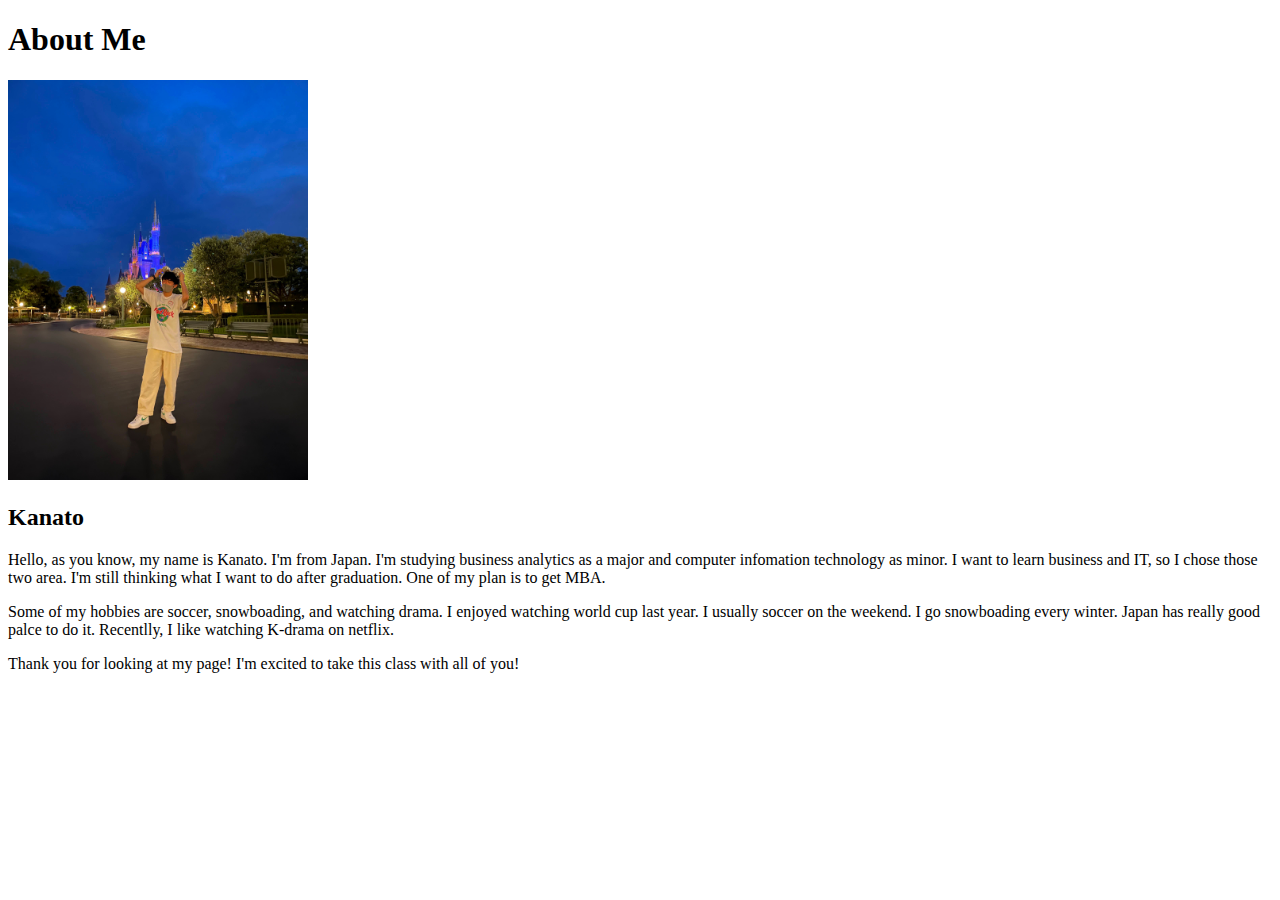
<file: about me/index.html>
<!DOCTYPE html>
<html lang="en">
<head>
    <meta charset="UTF-8">
    <meta http-equiv="X-UA-Compatible" content="IE=edge">
    <meta name="viewport" content="width=device-width, inital-scale=1.0">
    <title> All About Me </title>
</head>
<body>
    <h1>About Me</h1>
    <img alt="Image of me?" src="about me.jpeg" width="300" height="">
    <h2>Kanato</h2>
    <p>Hello, as you know, my name is Kanato. I'm from Japan. I'm studying business analytics as a major and computer infomation technology as minor. I want to learn business and IT, so I chose those two area. I'm still thinking what I want to do after graduation. One of my plan is to get MBA.  </p>
    <p>Some of my hobbies are soccer, snowboading, and watching drama. I enjoyed watching world cup last year. I usually soccer on the weekend. I go snowboading every winter. Japan has really good palce to do it. Recentlly, I like watching K-drama on netflix. </p>
    <p>Thank you for looking at my page! I'm excited to take this class with all of you!</p>
</body>
</html>
</file>
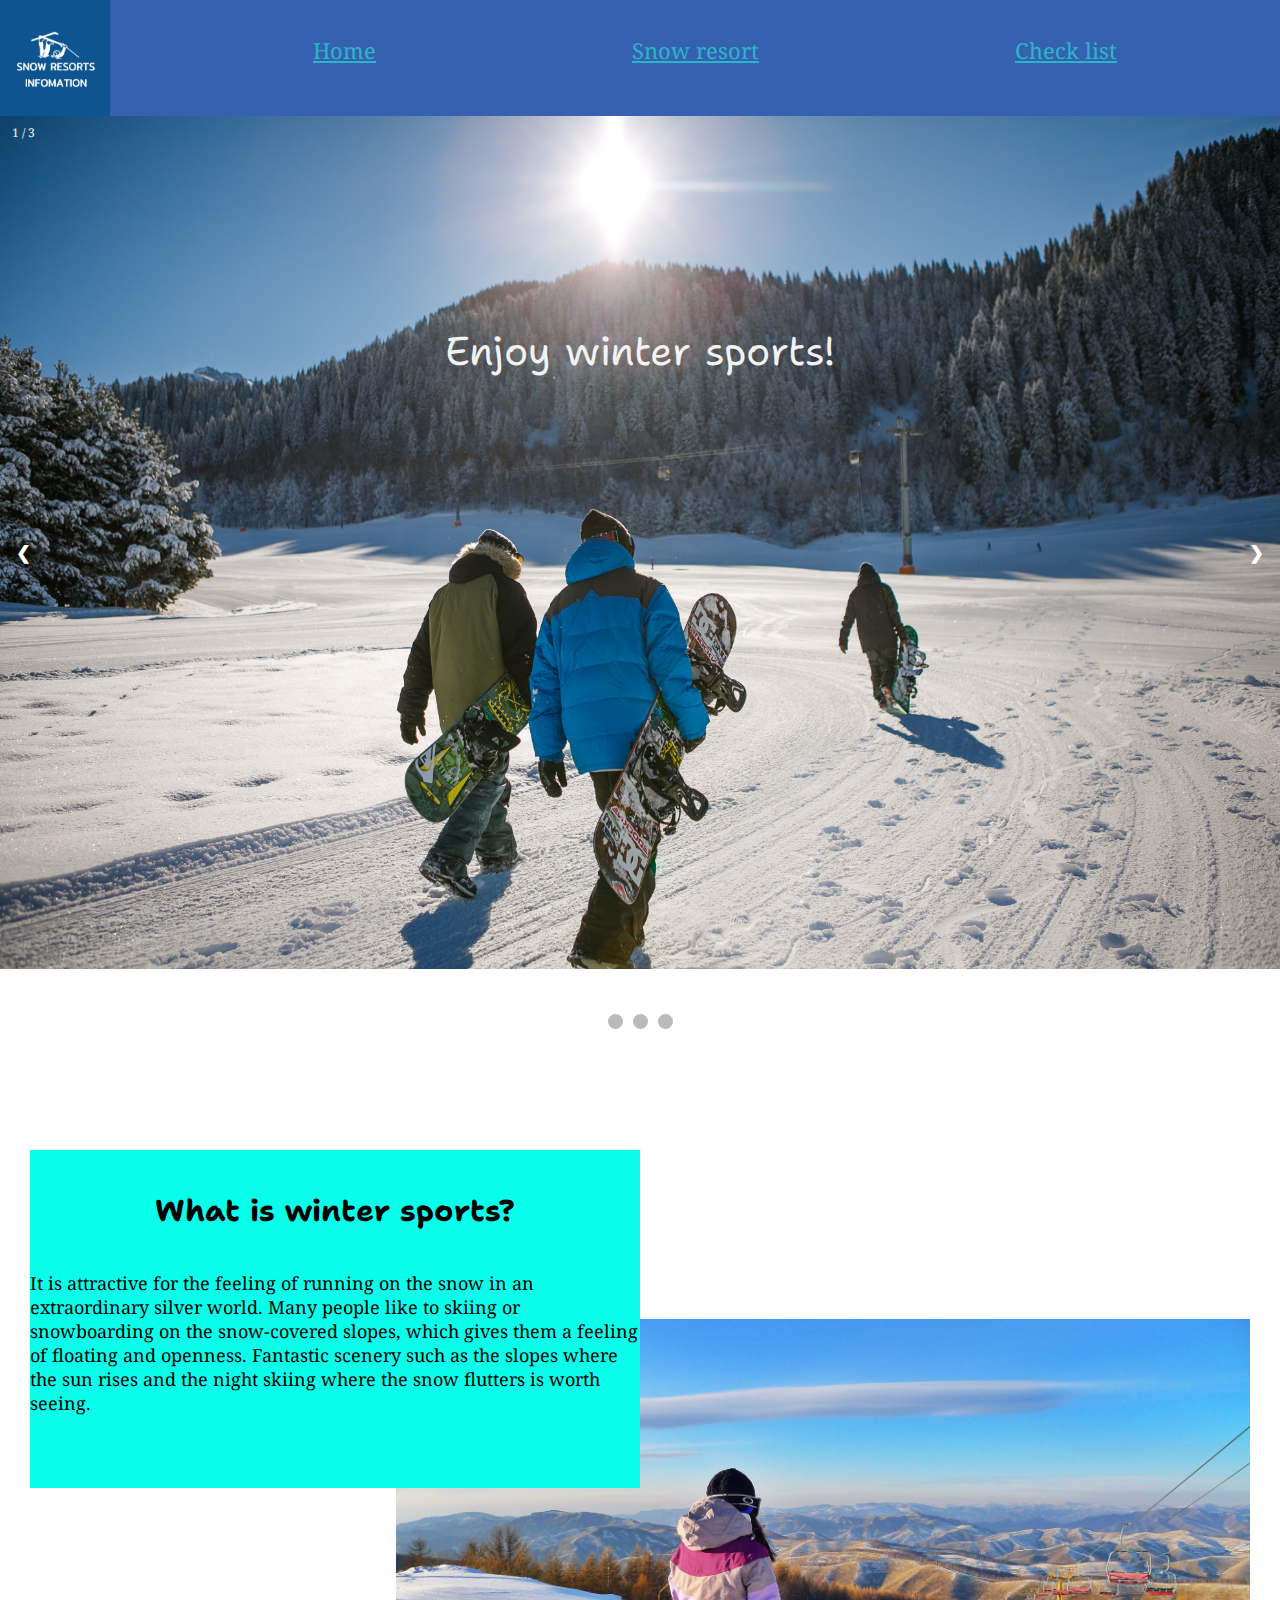
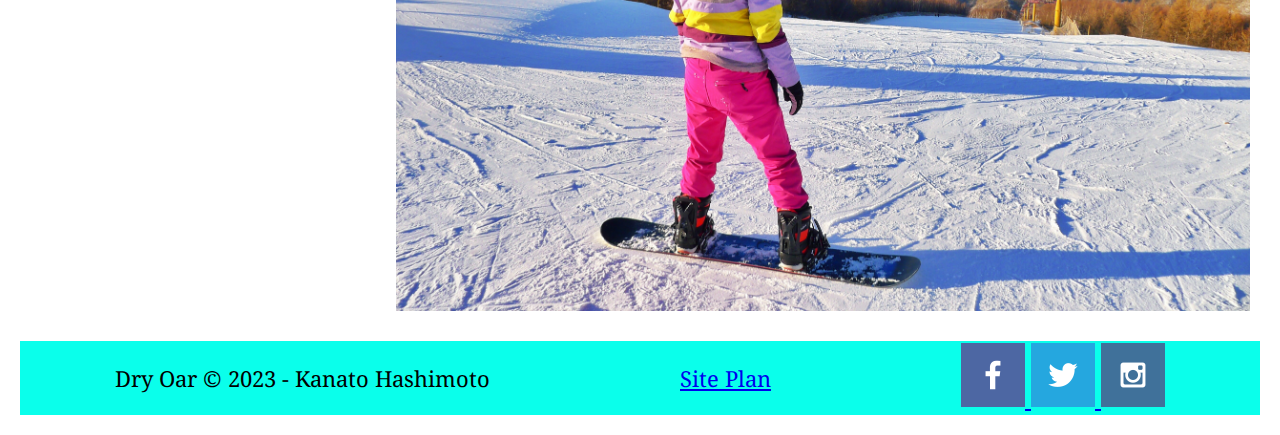
<file: my site/index.html>
<!DOCTYPE html>
<html lang="en">
<head>
    <link rel="stylesheet" href="style.css">
    <script src="index.js"></script>
    <meta charset="UTF-8">
    <meta http-equiv="X-UA-Compatible" content="IE=edge">
    <meta name="viewport" content="width=device-width, initial-scale=1.0">
    <title>Winter sports</title>
</head>
<body>
    <header>
        <a id="logo_link" href="index.html">
            <img class="logo" src="logo.png" alt="Logo">
        </a>
        <nav>
            <a href="index.html">Home</a>
            <a href="snow-resort.html">Snow resort</a>
            <a href="check-list.html">Check list</a>
        
        </nav>
    </header>
    <main class="home-grid">
        

            <!-- Slideshow container -->
<div class="slideshow-container">

    <!-- Full-width images with number and caption text -->
    <div class="mySlides fade" style="display:block">
      <div class="numbertext">1 / 3</div>
      <img src="home1.jpg" alt="home-img1" style="width:100%">
      <div class="text">Enjoy winter sports!</div>
    </div>
  
    <div class="mySlides fade">
      <div class="numbertext">2 / 3</div>
      <img src="home1-2.jpg" alt="home-img2" style="width:100%">
      <div class="text">Feel speed!</div>
    </div>
  
    <div class="mySlides fade">
      <div class="numbertext">3 / 3</div>
      <img src="home1-3.jpg" alt="home-img3" style="width:100%">
      <div class="text">Feel nature!</div>
    </div>
  
    <!-- Next and previous buttons -->
    <a class="prev" onclick="plusSlides(-1)">&#10094;</a>
    <a class="next" onclick="plusSlides(1)">&#10095;</a>
  </div>
  <br>
  
  <!-- The dots/circles -->
  <div style="text-align:center">
    <span class="dot" onclick="currentSlide(1)"></span>
    <span class="dot" onclick="currentSlide(2)"></span>
    <span class="dot" onclick="currentSlide(3)"></span>
        </div>


        <div class="home-msg2">
            <div class="msg">
                <h4>What is winter sports?</h4>
                <p>It is attractive for the feeling of running on the snow in an extraordinary silver world. Many people like to skiing or snowboarding on the snow-covered slopes, which gives them a feeling of floating and openness. Fantastic scenery such as the slopes where the sun rises and the night skiing where the snow flutters is worth seeing.</p>
            </div>
            <img class="home2-img" src="home2.jpg" alt="home2">
        </div>
    </main>
    <Footer>
        <p>Dry Oar &copy; 2023 - Kanato Hashimoto</p>
    <p><a href="site-plan.html">Site Plan</a></p>
    <div class="social">
        <a href="https://facebook.com" target="_blank">
            <img src="facebook.png" alt="fb icon">
        </a>
        <a href="https://twitter.com" target="_blank">
            <img src="twitter.png" alt="twitter icon">
        </a>
        <a href="https://instagram.com" target="_blank">
            <img src="instagram.png" alt="instagram icon">
        </a>
    </div>
    </Footer>
</body>
</html>
</file>
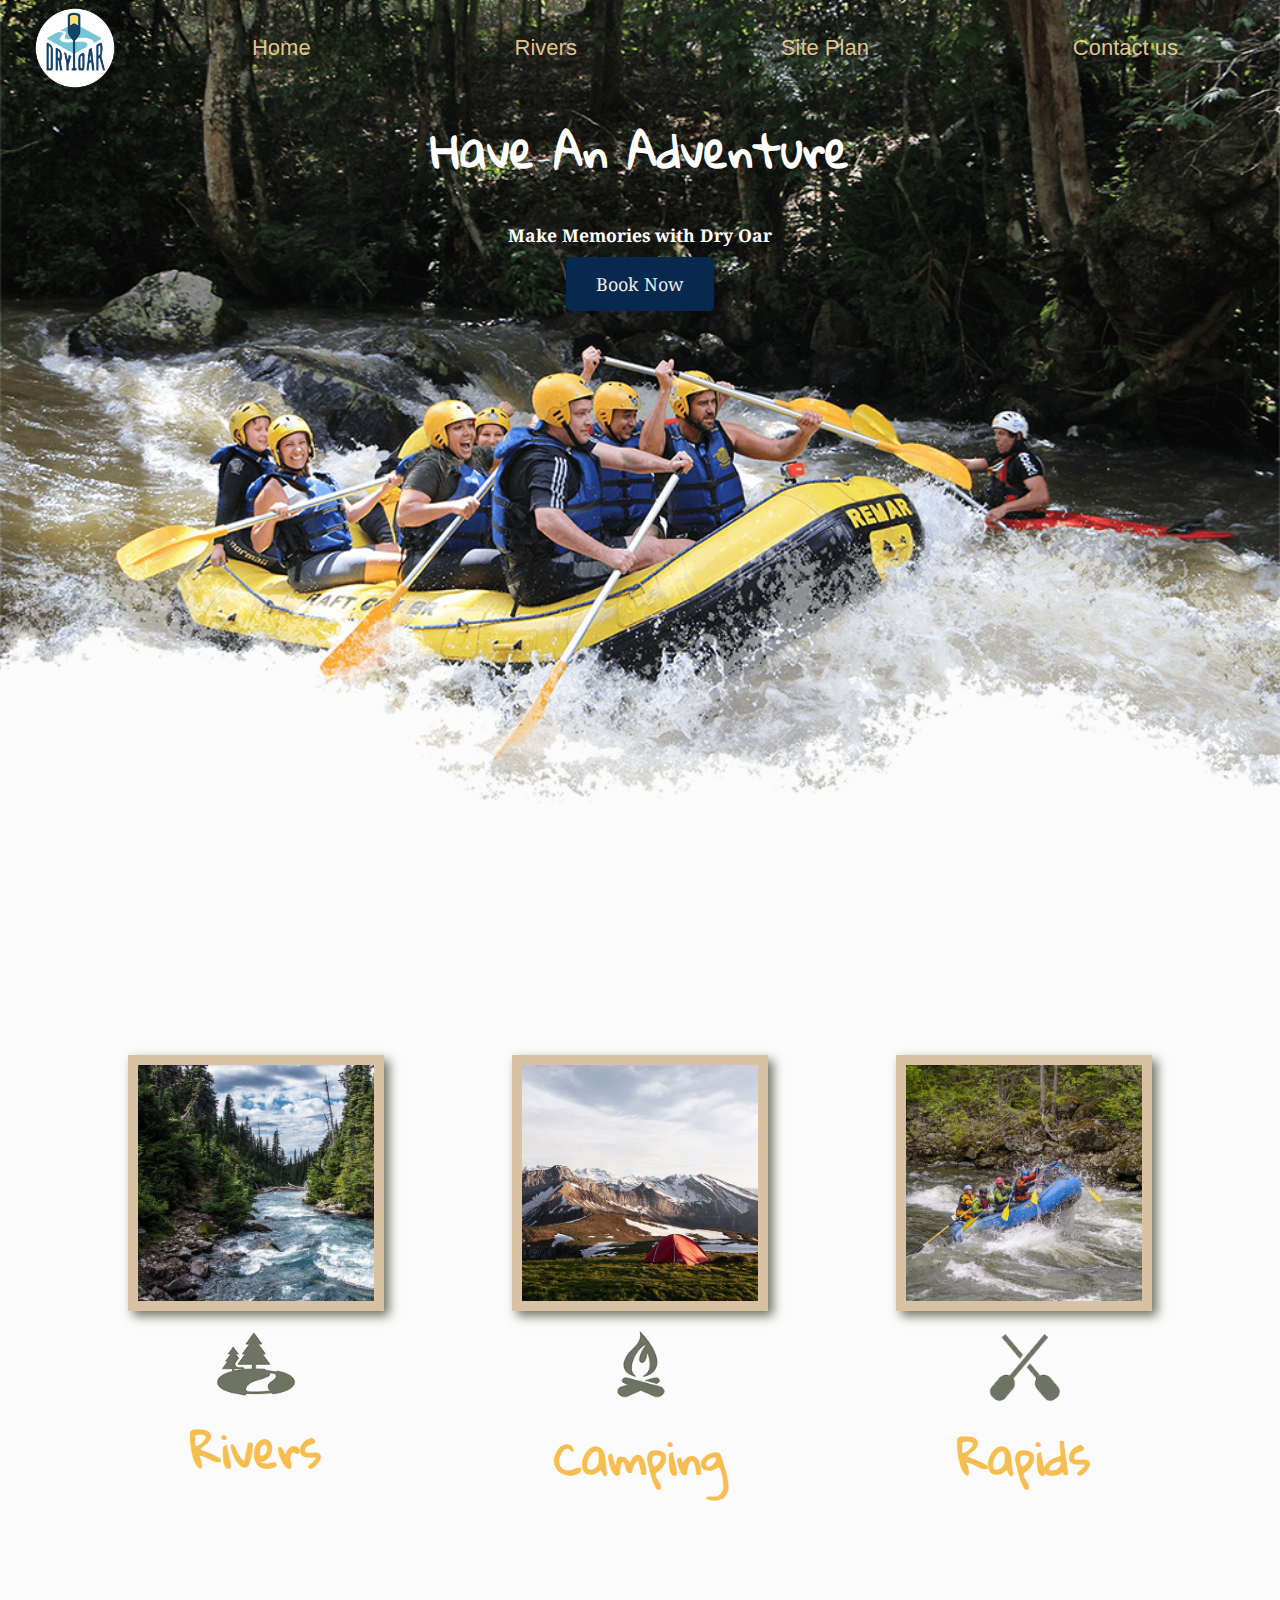
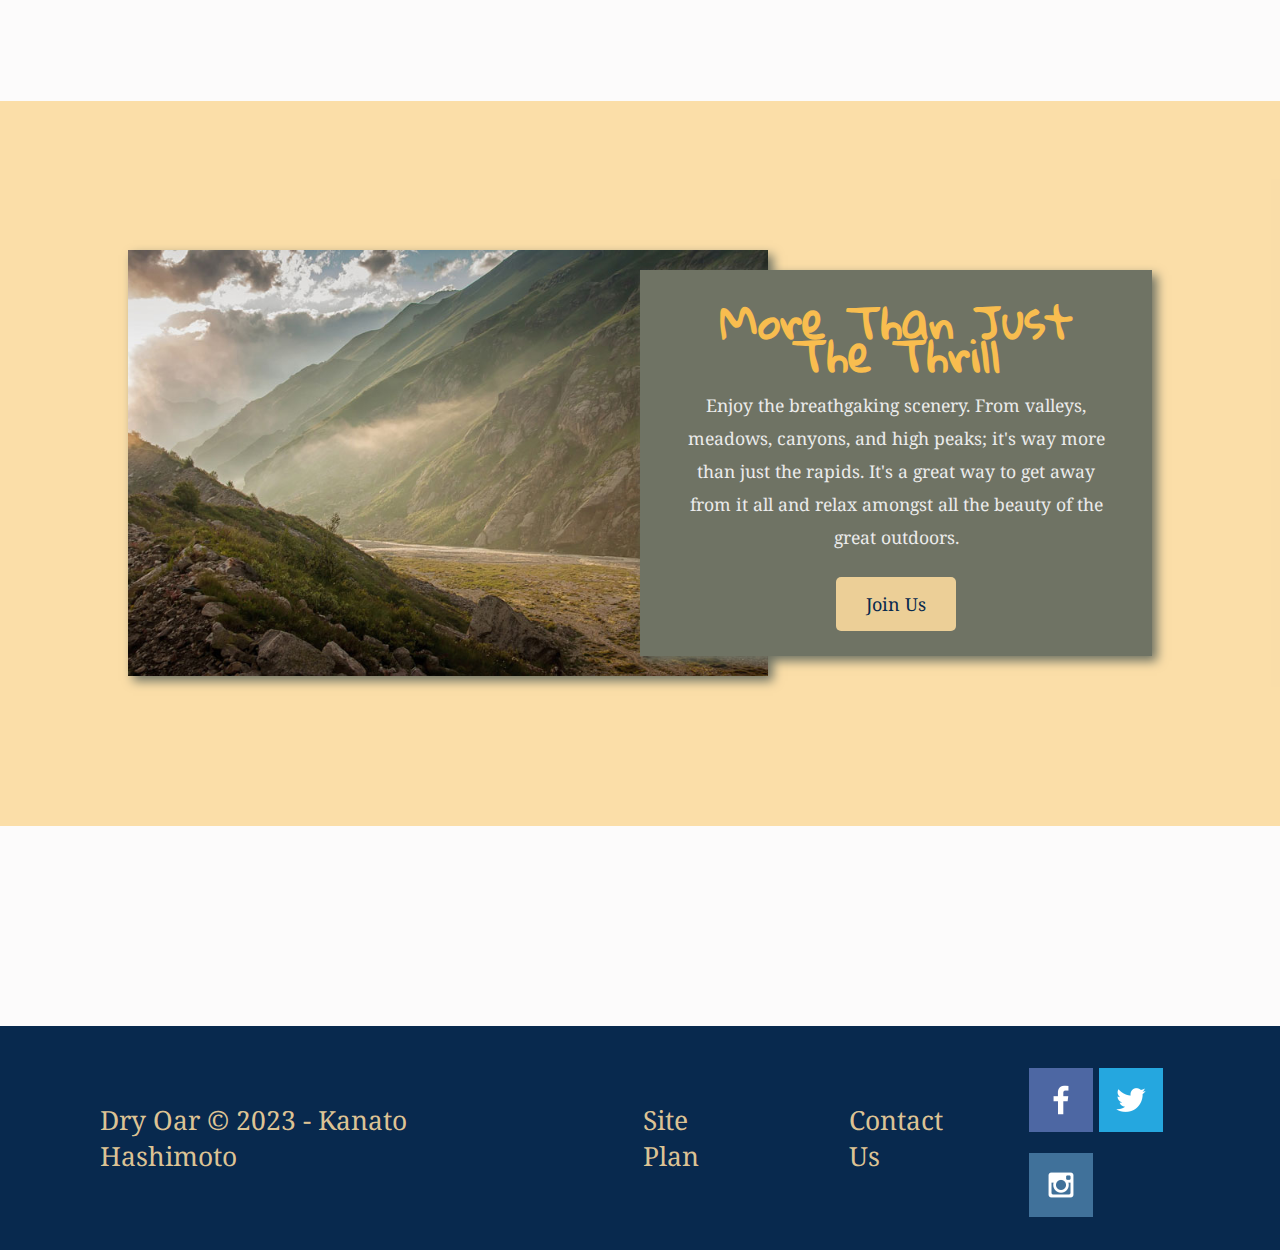
<file: wwr/index.html>
<!DOCTYPE html>
<html lang="en">
<head>
    <link rel="stylesheet" href="styles/style.css">
    <meta charset="UTF-8">
    <meta http-equiv="X-UA-Compatible" content="IE=edge">
    <meta name="viewport" content="width=device-width, initial-scale=1.0">
    <title>Whitewater Rafting Vacations</title>
</head>
<body>
    <div id="content">
  <header>
    <a id="logo_link" href="index.html">
        <img class="logo" src="styles/images/logo.png" alt="Dry Oar Logo">
    </a>
    <nav>
        <a href="index.html">Home</a>
        <a href="rivers.html">Rivers</a>
        <a href="site-plan-rafting.html">Site Plan</a>
        <a href="contactus.html">Contact us</a>
    </nav>
  </header>  
  <div id="hero">
    <div id="hero-box">
        <img id="hero-img" src="styles/images/hero.png" alt="People enjoying water rafting">
    </div>
    <section id="hero-msg">
        <h1 class="home-title">Have An Adventure</h1>
        <h4>Make Memories with Dry Oar</h4>
        <div class="button-box">
            <a class="book" href="contactus.html">Book Now</a>
        </div>
    </section>
  </div>
  <main class="home-grid">
    <section class="rivers-card">
        <img class="card-img" src="styles/images/rivers.jpeg" alt="river in forest">
        <img class="icon" src="styles/images/river_icon.png" alt="river icon">
        <h2>Rivers</h2>
    </section>
    <section class="camping-card">
        <img class="card-img" src="styles/images/camping.jpeg" alt="tent in mountains">
        <img class="icon" src="styles/images/fire_icon.png" alt="fire icon">
        <h2>Camping</h2>
    </section>
    <section class="rapids-card">
        <img class="card-img" src="styles/images/rapids.jpeg" alt="rafting boat">
        <img class="icon" src="styles/images/oars.png" alt="oars icon">
        <h2>Rapids</h2>
    </section>
    <div id="background"></div>
    <img class="mountains" src="styles/images/mountains.jpeg" alt="Misty mountains">
    <section class="msg">
        <h2>More Than Just The Thrill</h2>
        <p>Enjoy the breathgaking scenery. From valleys, meadows, canyons, and high peaks; it's way more than just the rapids. It's a great way to get away from it all and relax amongst all the beauty of the great outdoors.</p>
        <a class="join" href="rivers.html">Join Us</a>
    </section>
  </main>
  <footer>
    <p>Dry Oar &copy; 2023 - Kanato Hashimoto</p>
    <p><a href="site-plan-rafting.html">Site Plan</a></p>
    <p><a href="contactus.html">Contact Us</a></p>
    <div class="social">
        <a href="https://facebook.com" target="_blank">
            <img src="styles/images/facebook.png" alt="fb icon">
        </a>
        <a href="https://twitter.com" target="_blank">
            <img src="styles/images/twitter.png" alt="twitter icon">
        </a>
        <a href="https://instagram.com" target="_blank">
            <img src="styles/images/instagram.png" alt="instagram icon">
        </a>
    </div>
  </footer>
</div>
</body>
</html>
</file>
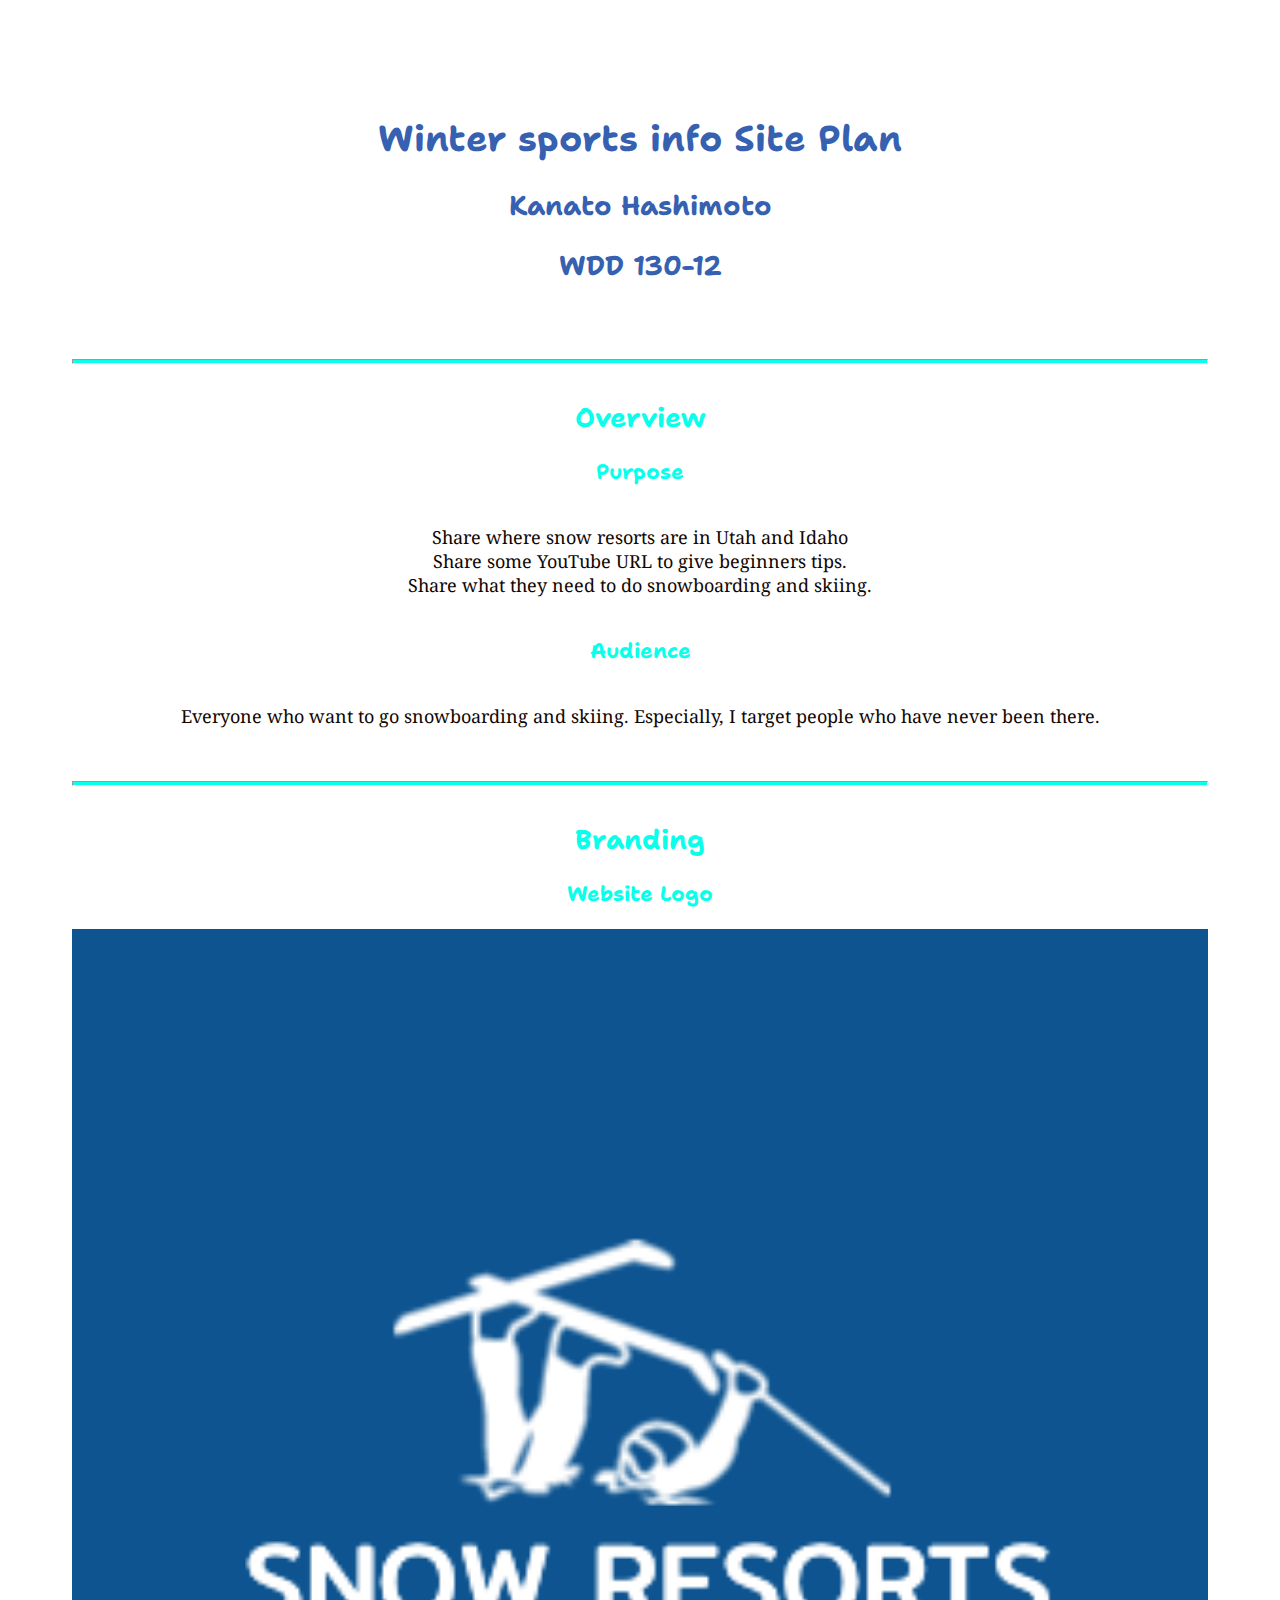
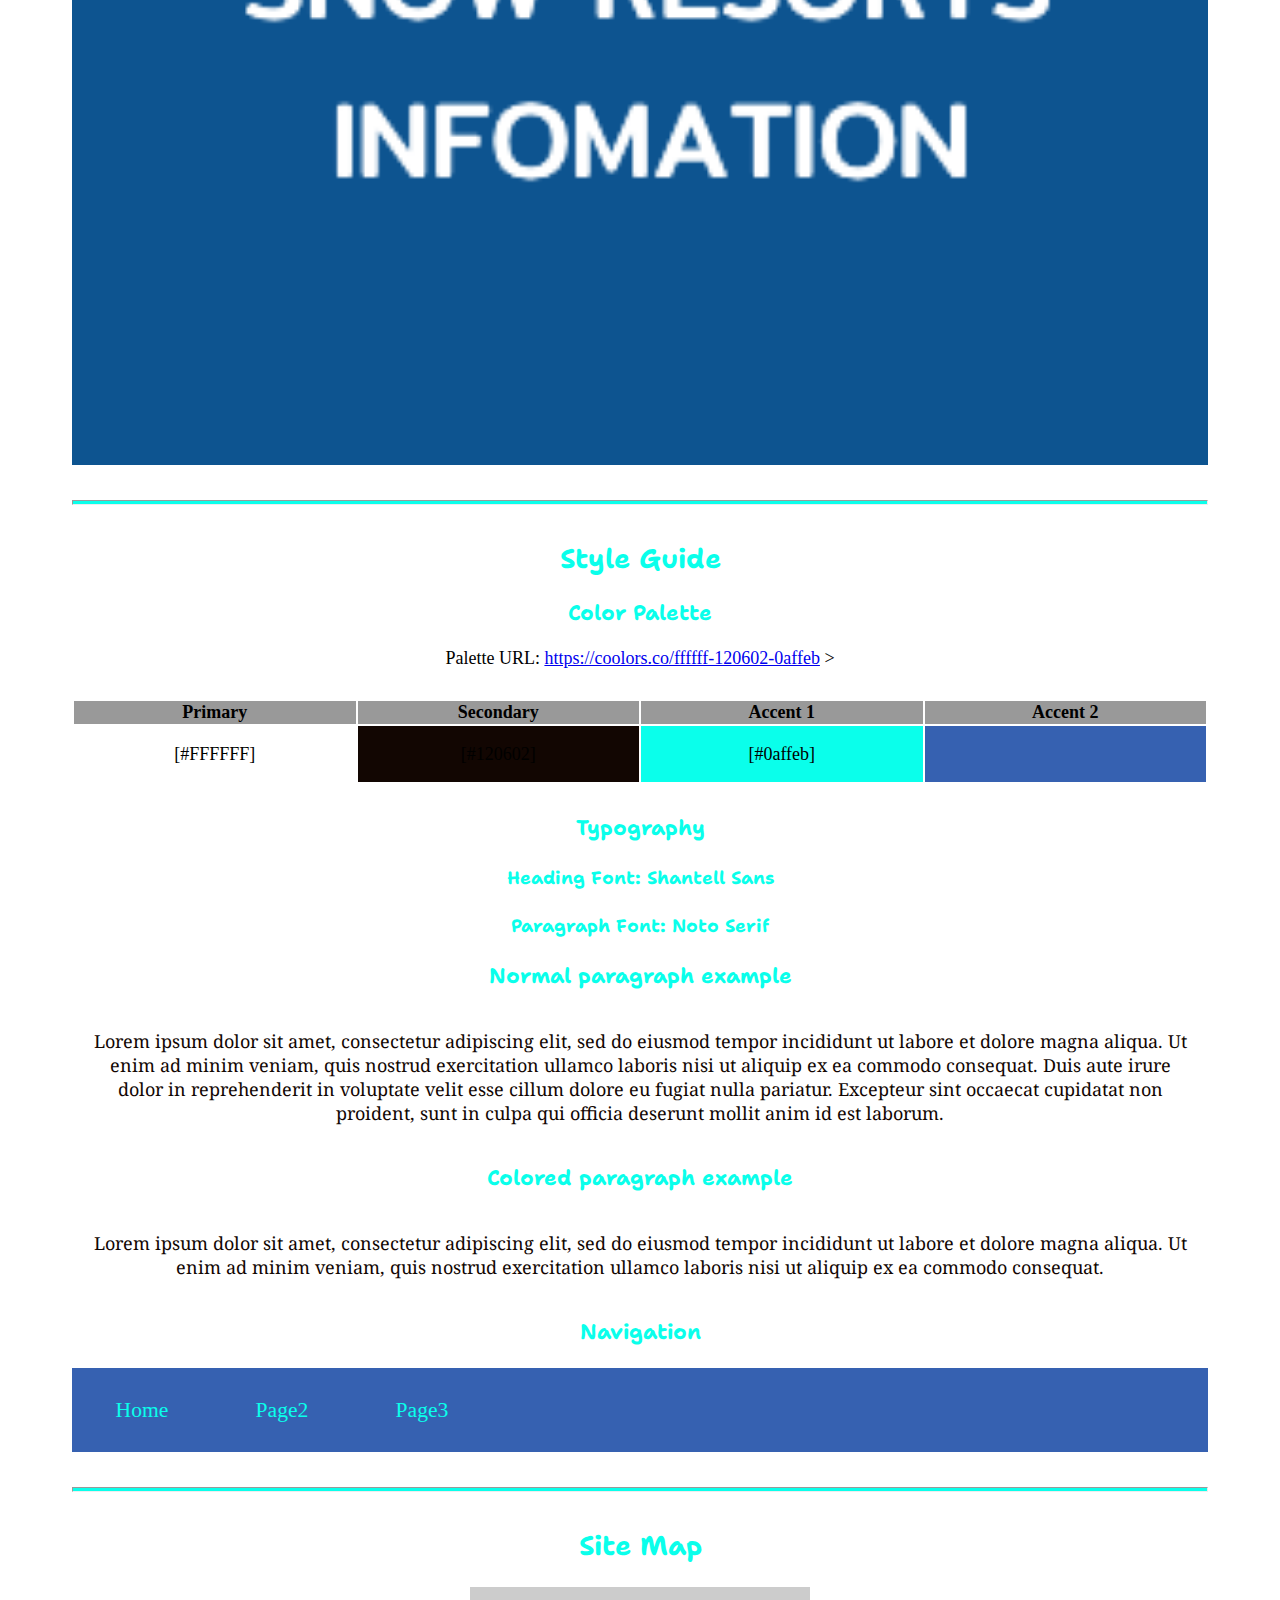
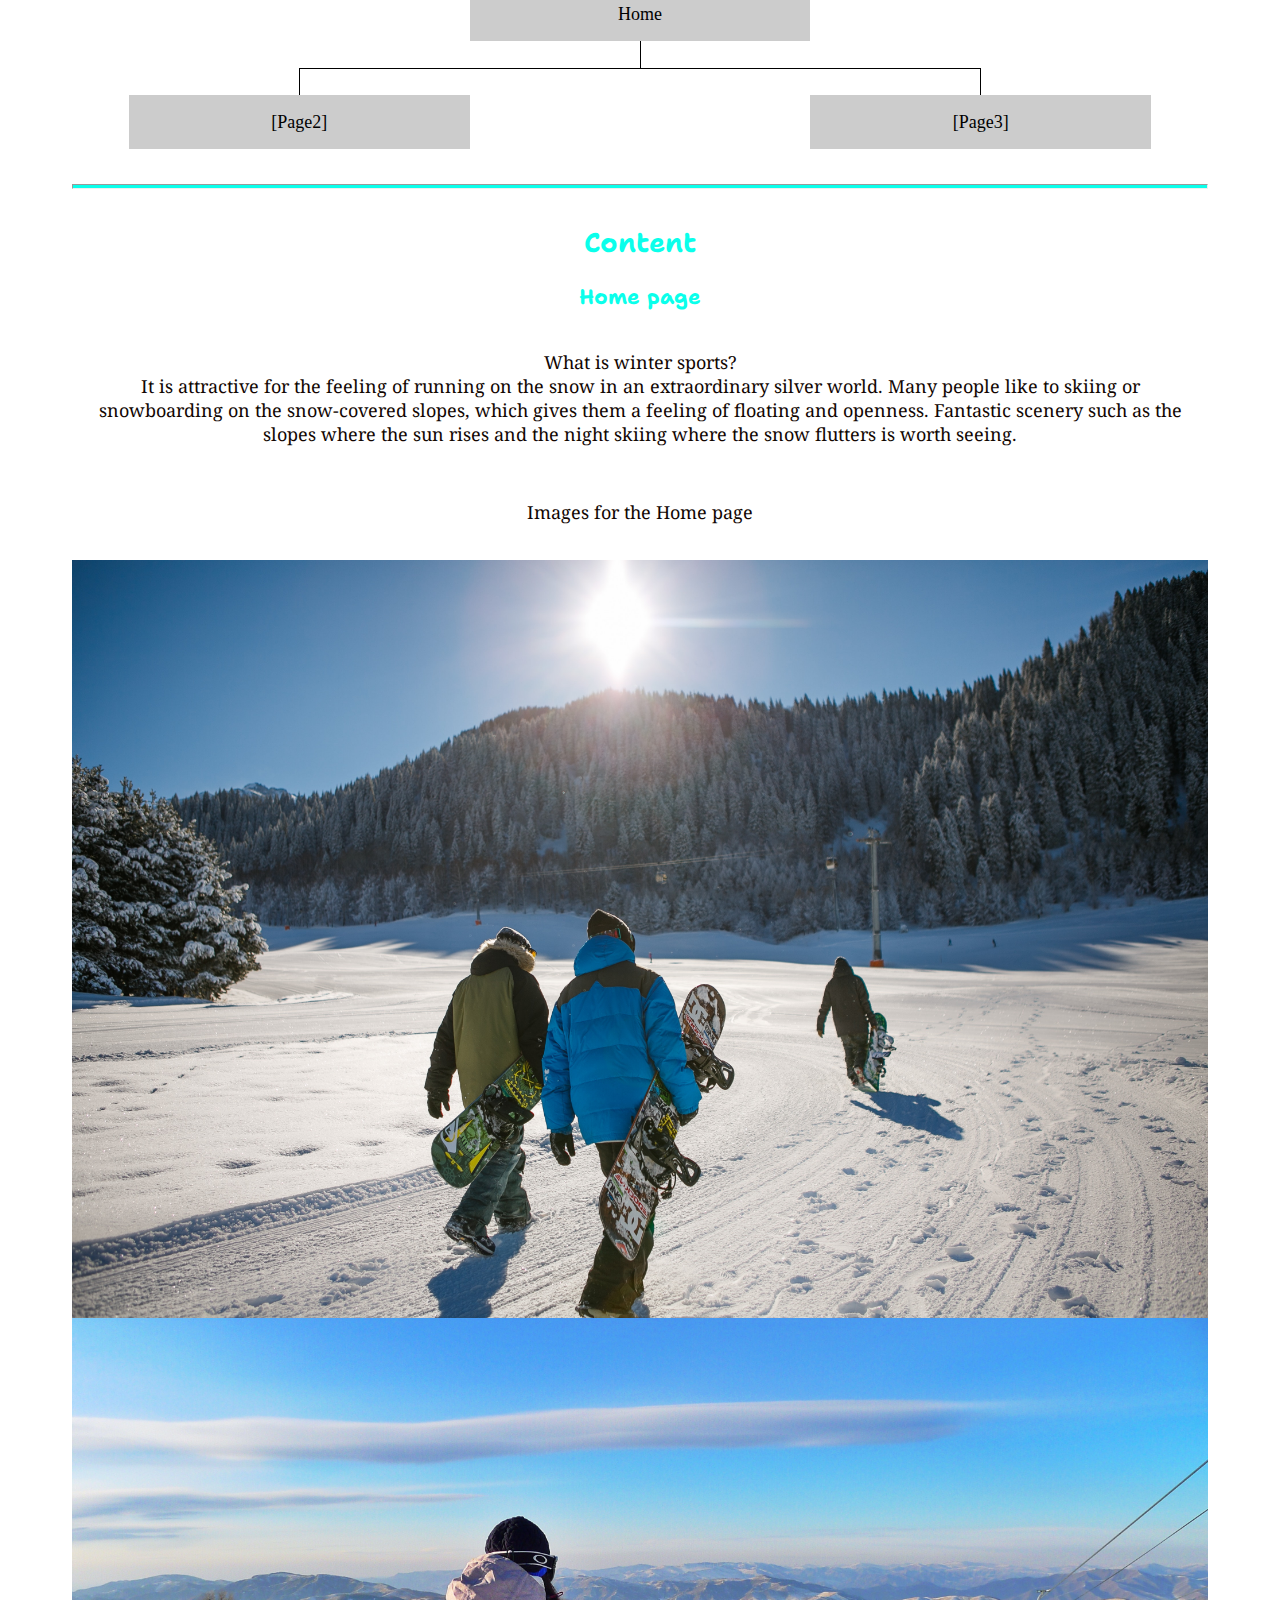
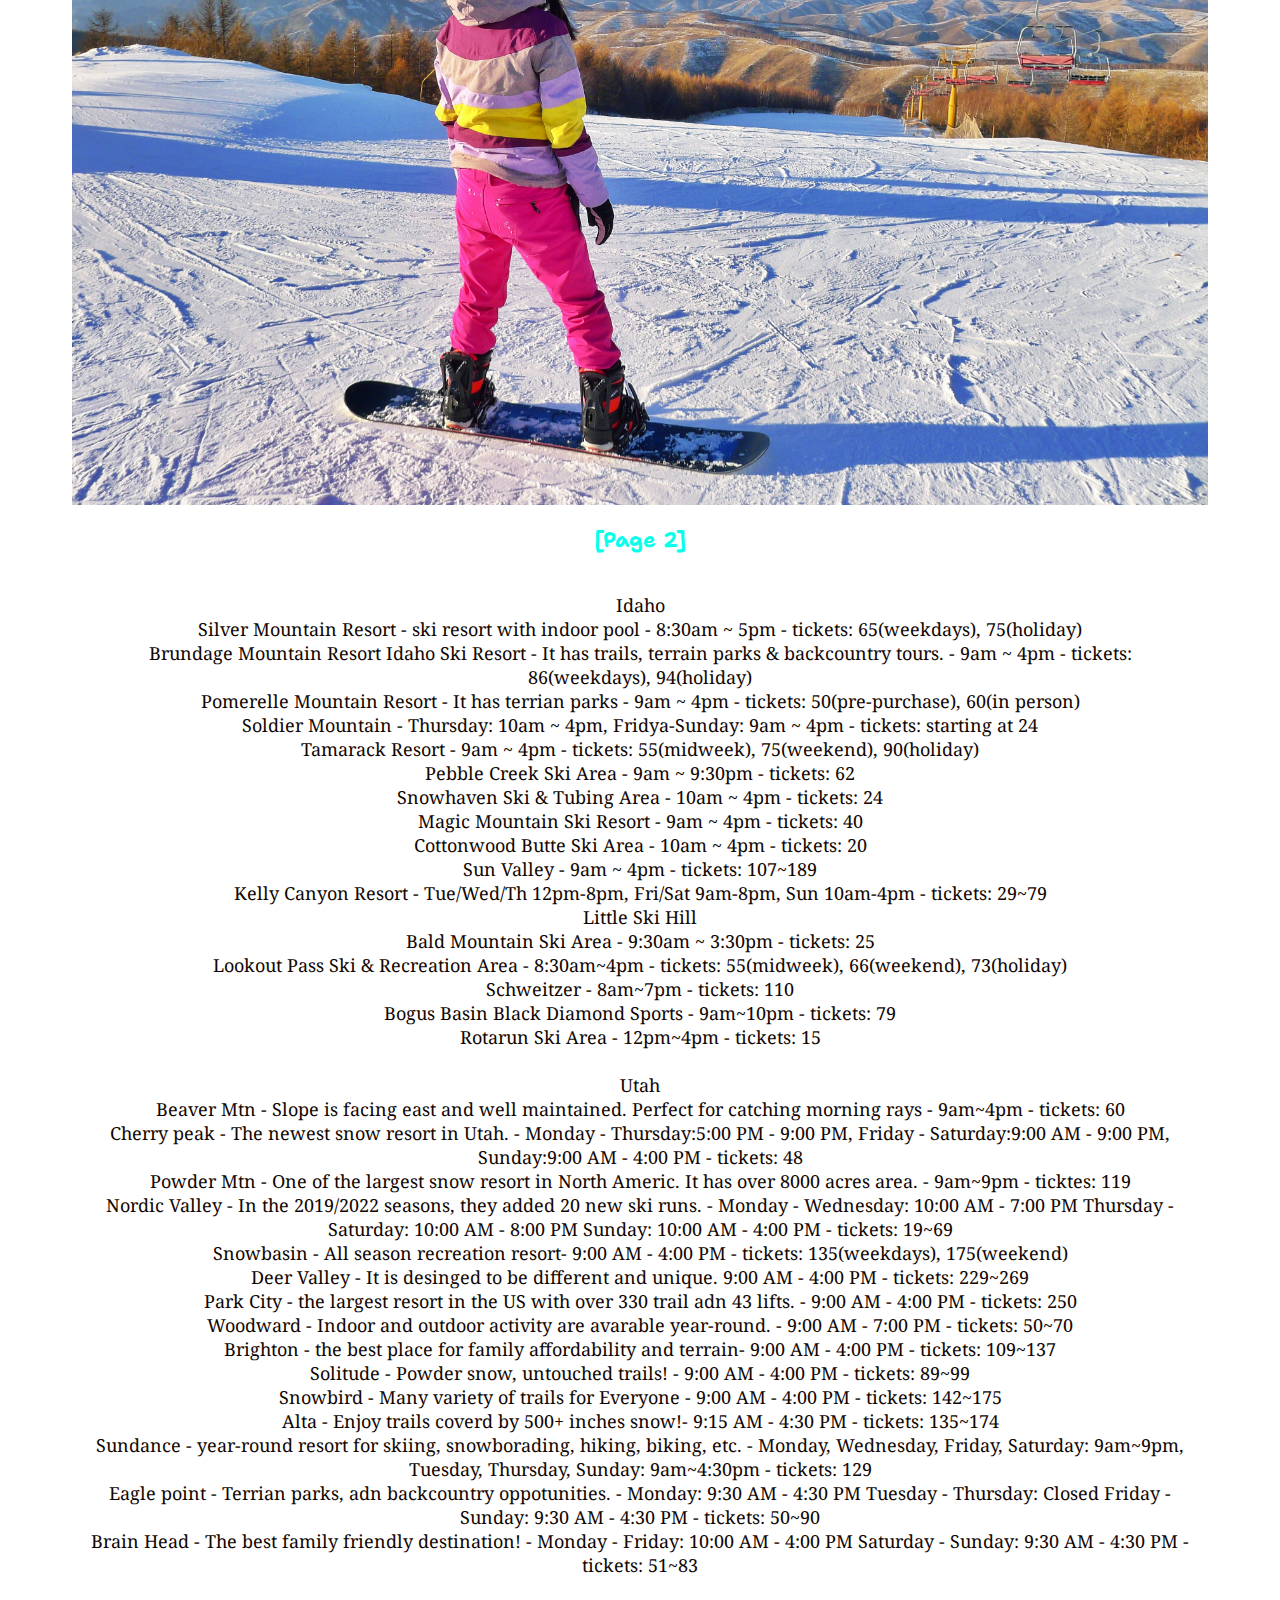
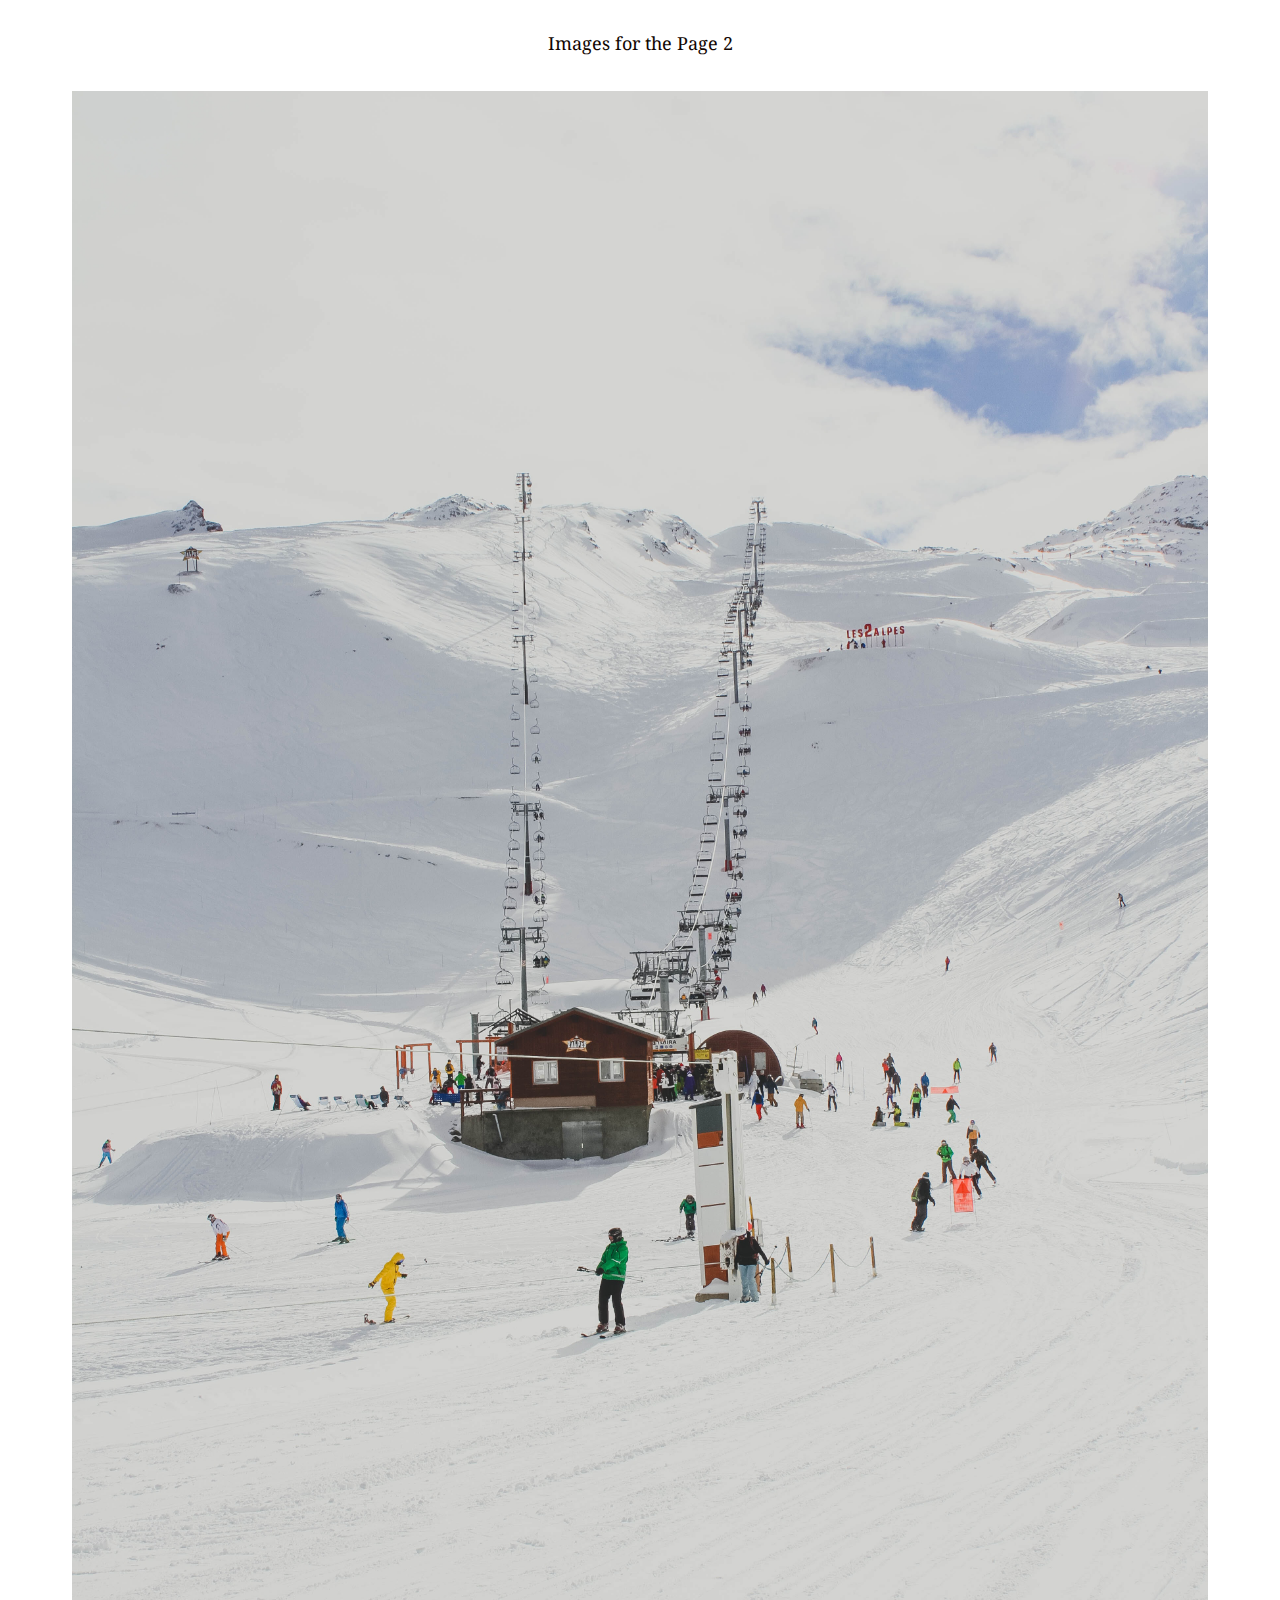
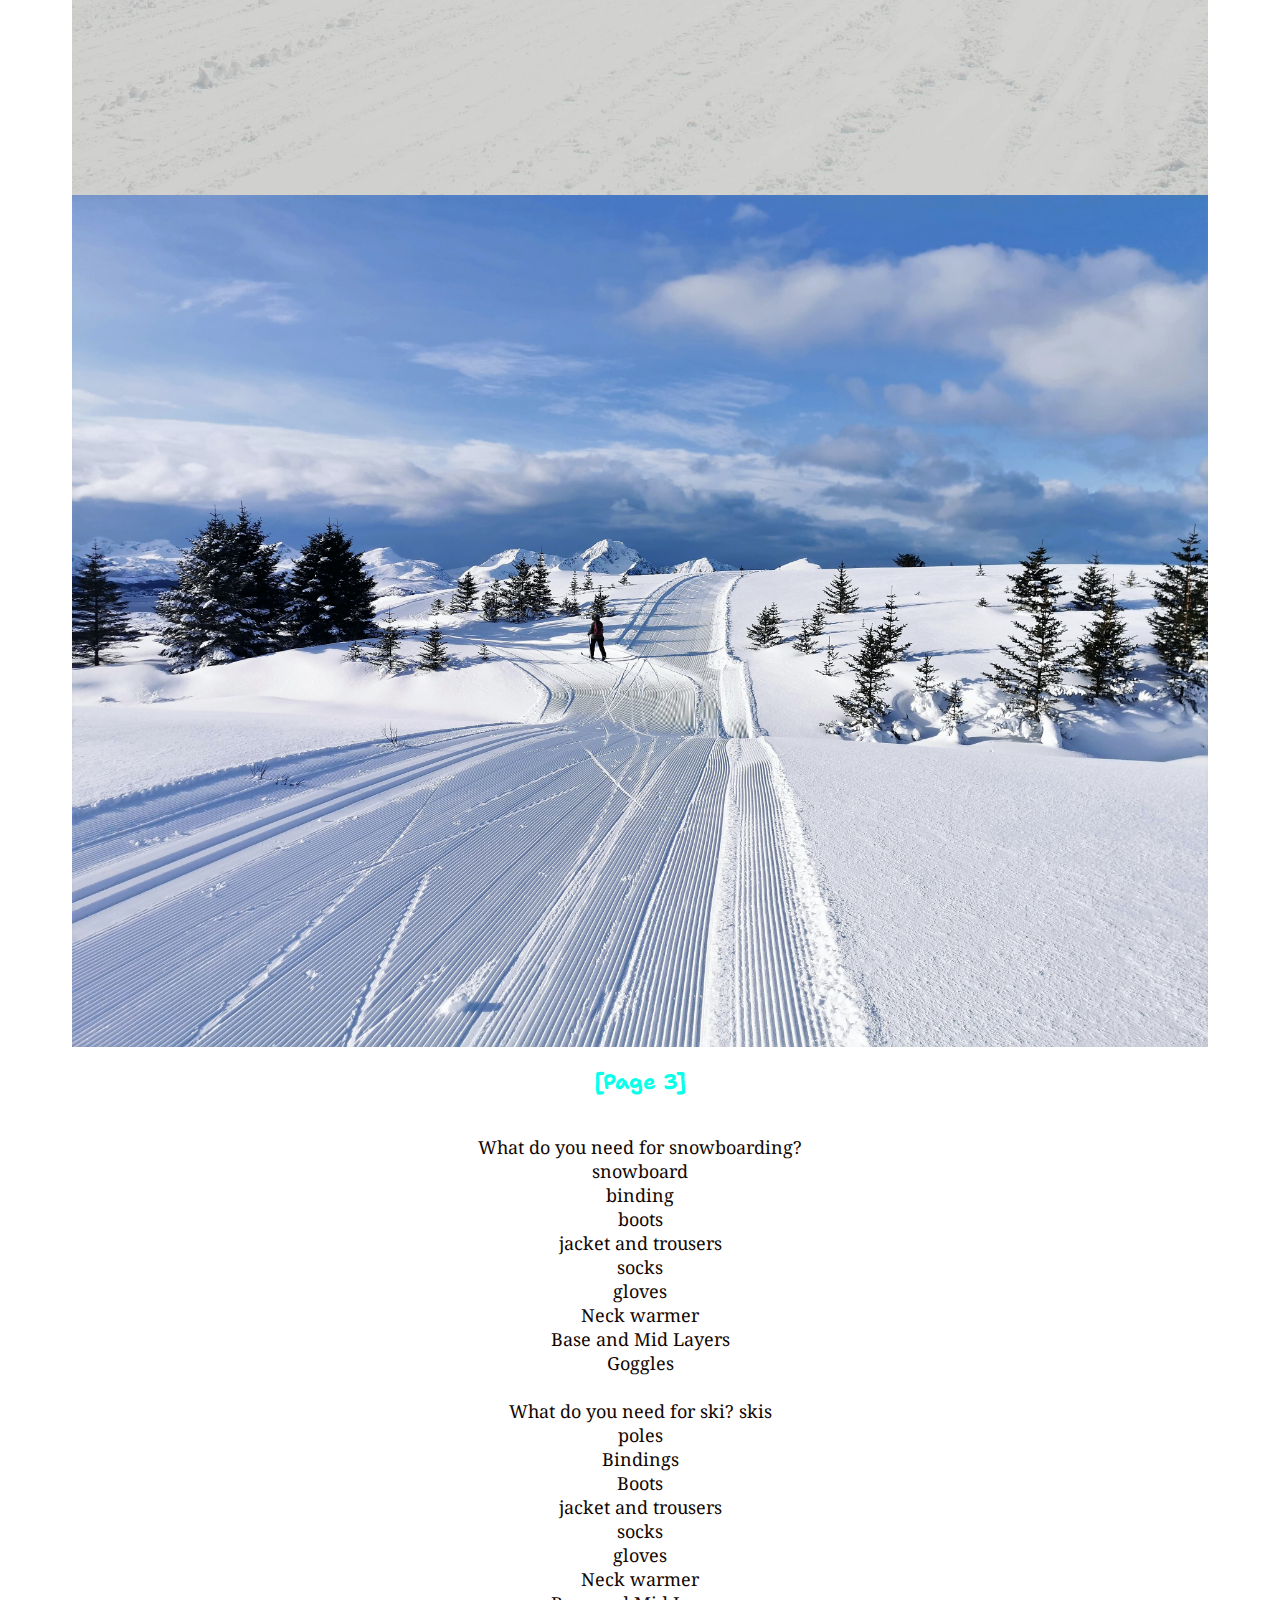
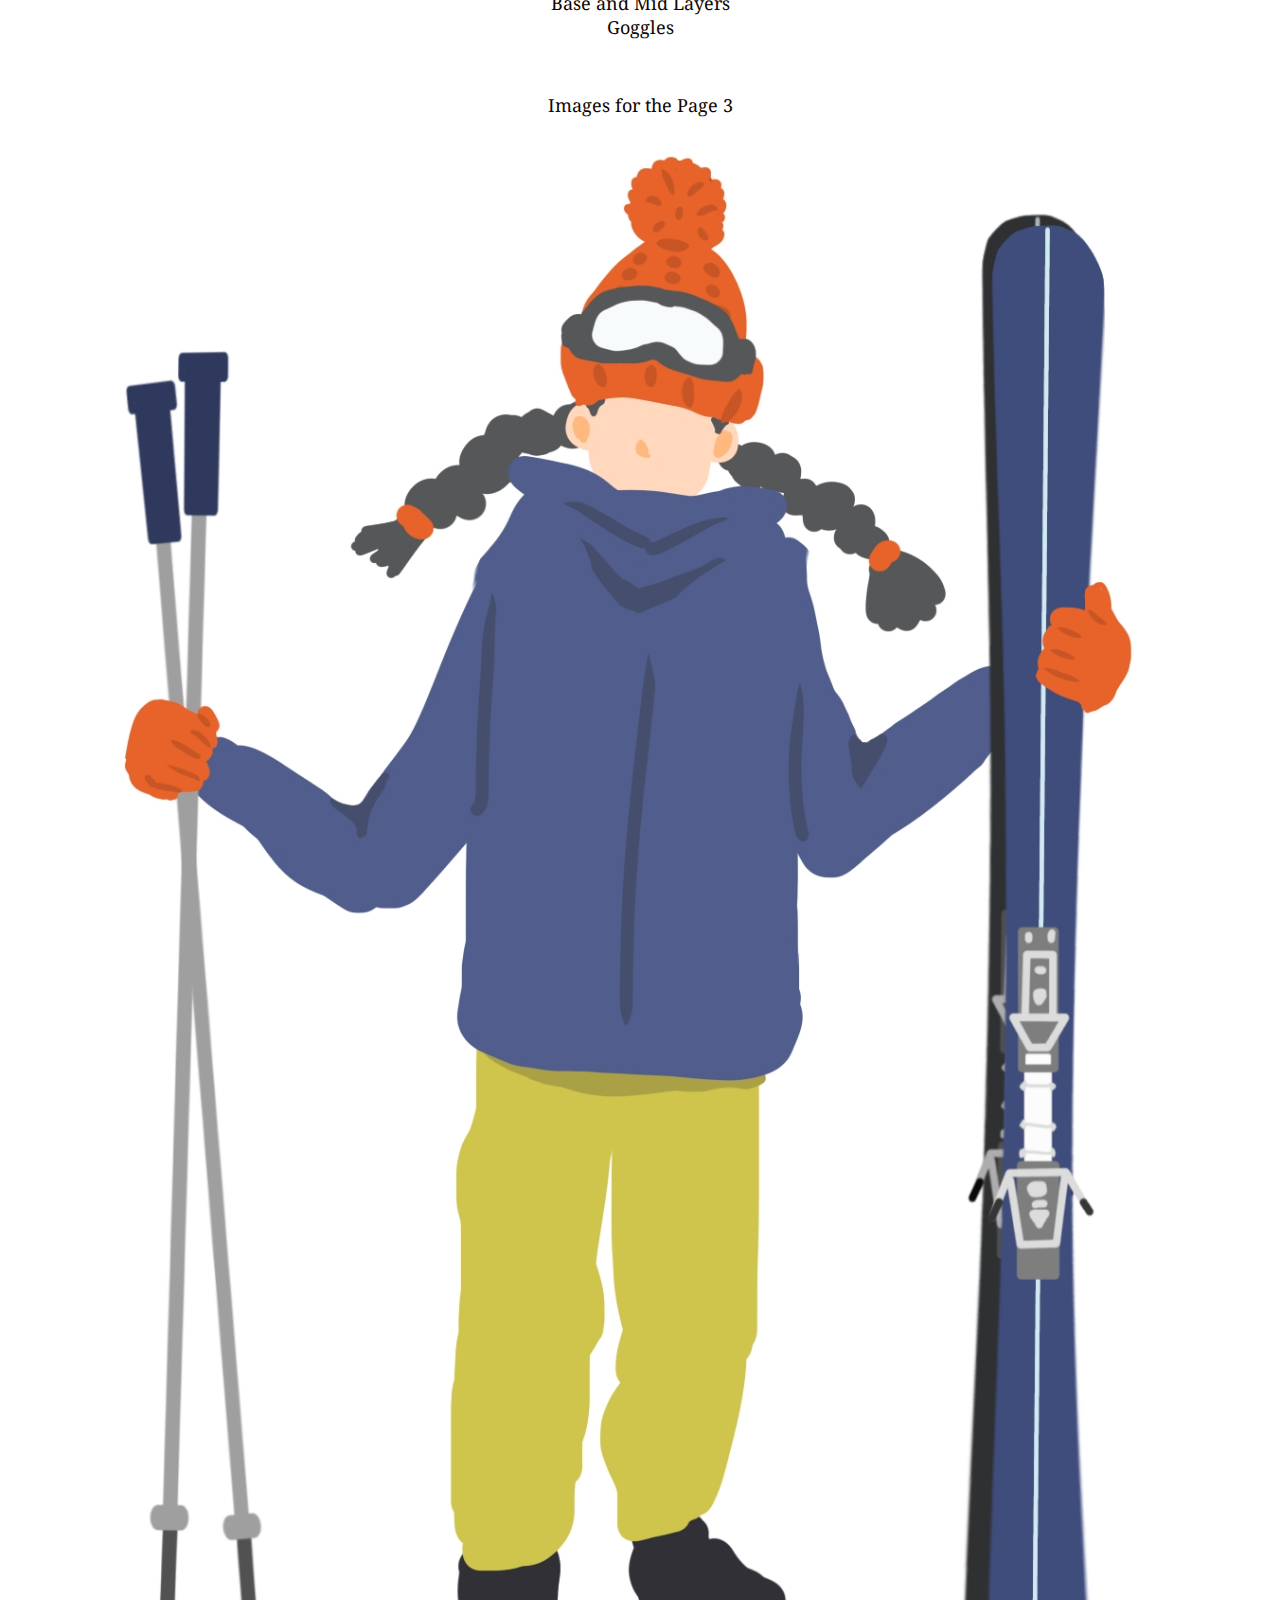
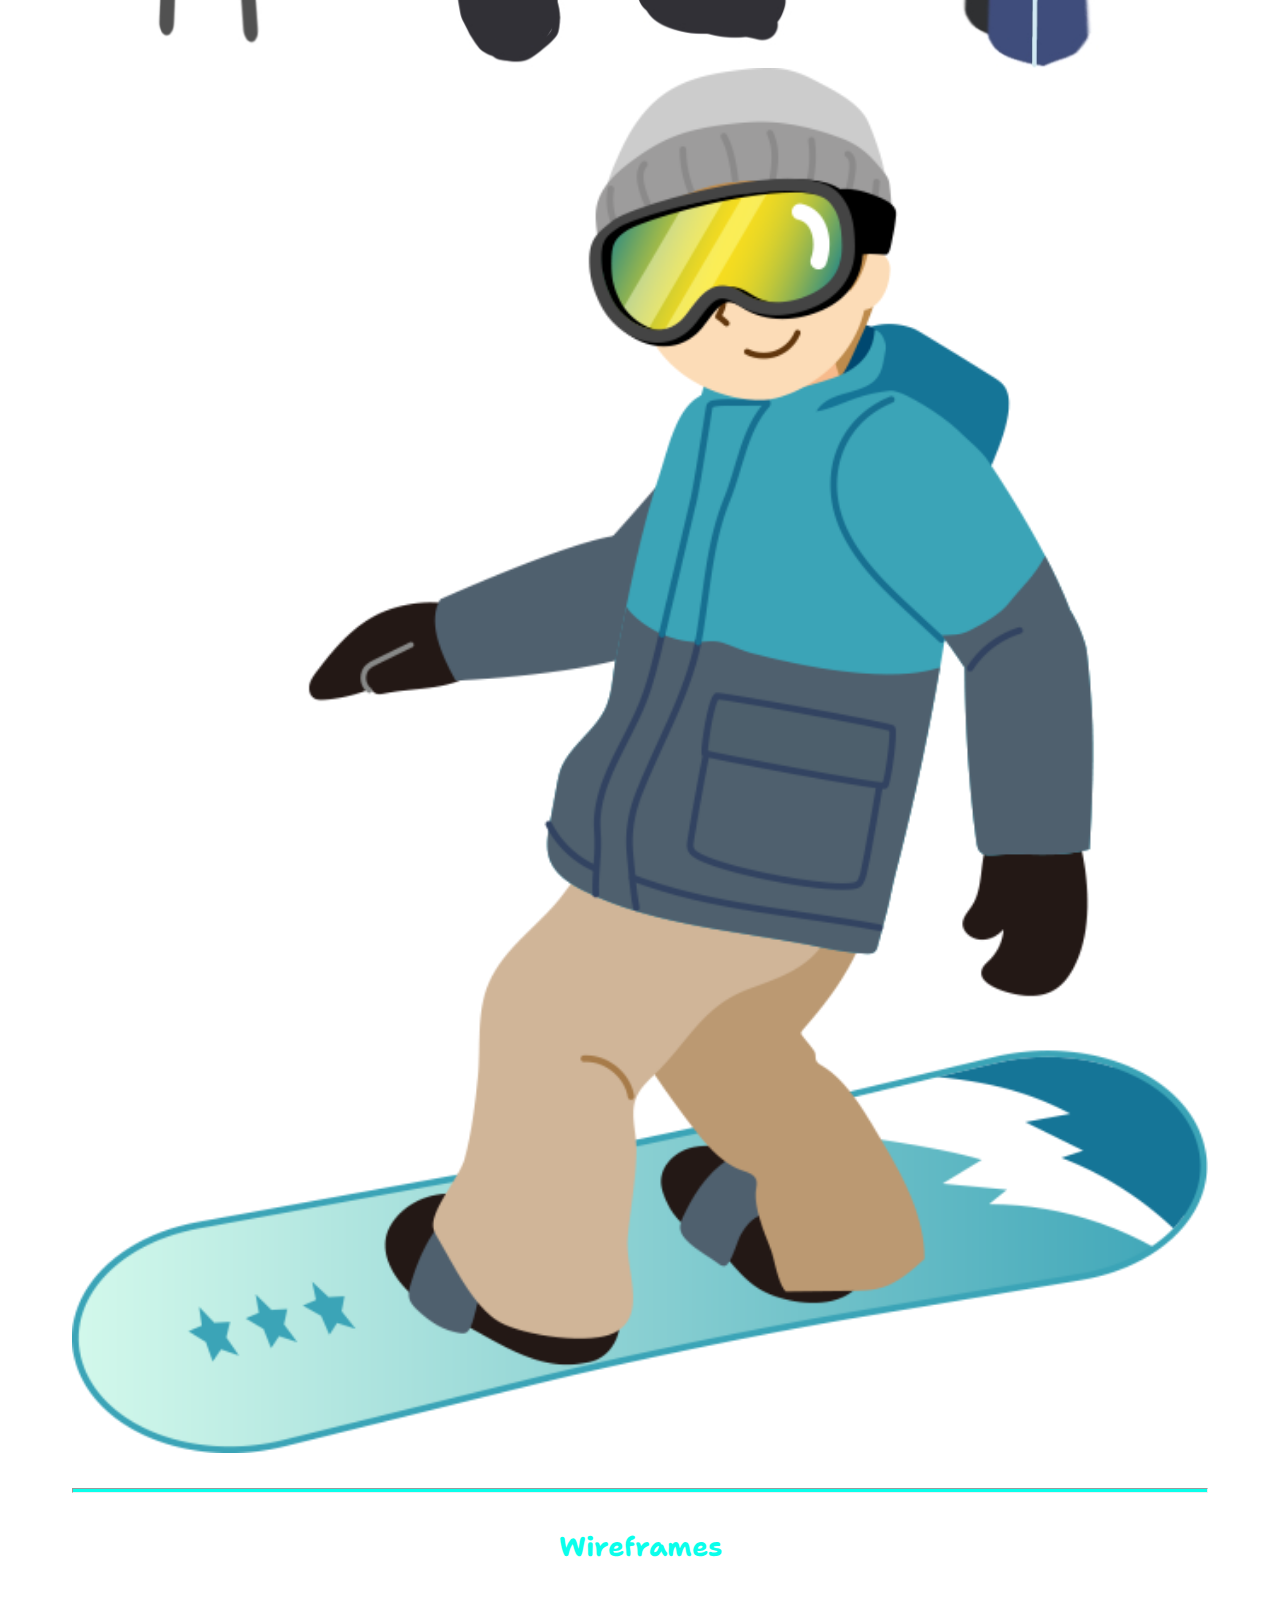
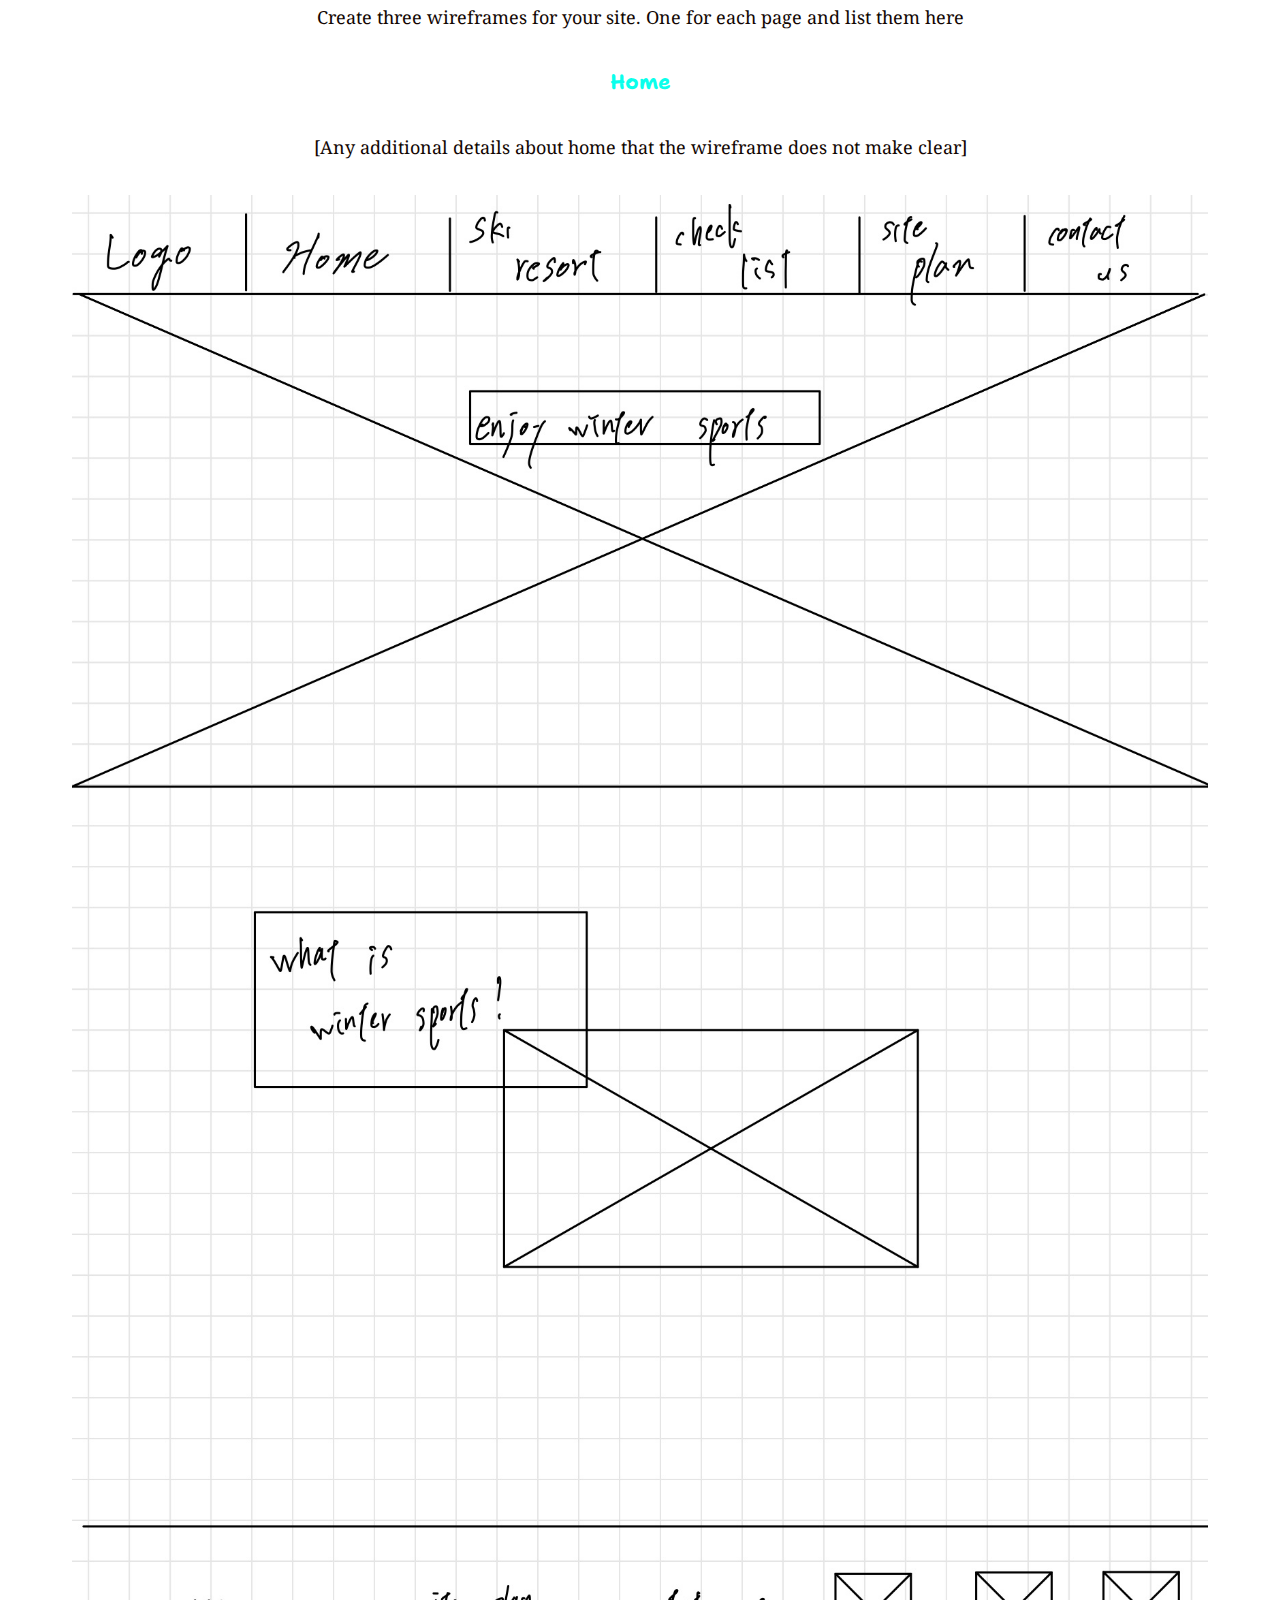
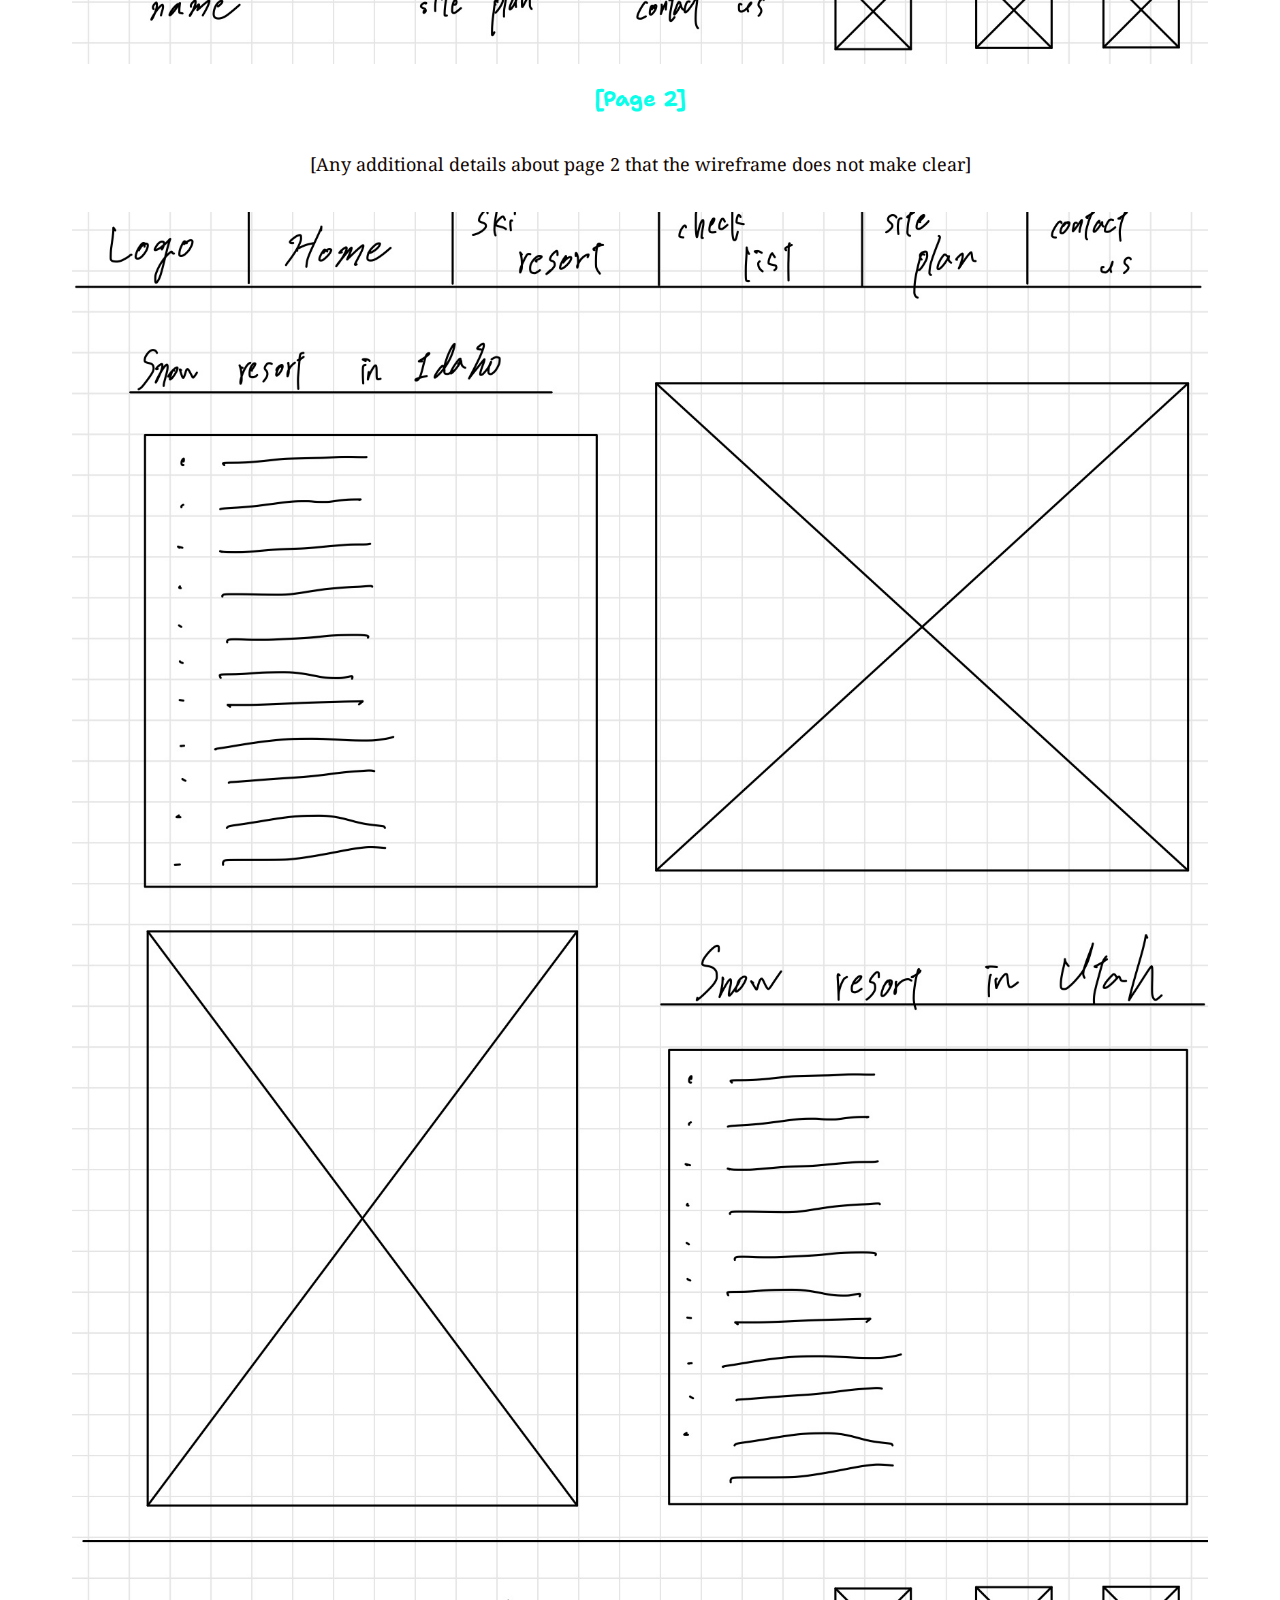
<file: site-plan.html>
<!DOCTYPE html>
<html lang="en-us">
    
  <head>
    <meta charset="utf-8">
    <title>Site Plan</title>
    <link type="text/css" rel="stylesheet" href="my site/site-plan.css">
  </head>

  <body>
    <header>
      <h1>Winter sports info Site Plan</h1>
      <h2>Kanato Hashimoto</h2>
      <h2>WDD 130-12</h2>
      <!-- In the header above, add the name or your site, your name and class number. For example if you are in section 3 you would put WDD 130.03 -->
    </header>
    <main>

      <!-- ------------------------Steps 2-3------------------------------ -->
      <hr>
      <h2>Overview</h2>
      <h3>Purpose</h3>
      <p>
        Share where snow resorts are in Utah and Idaho<br>
        Share some YouTube URL to give beginners tips.<br>
        Share what they need to do snowboarding and skiing. <br>

      </p>  <!-- change this -->


      <h3>Audience</h3>
      <p>
        Everyone who want to go snowboarding and skiing. Especially, I target people who have never been there. 
     </p>  <!-- change this -->

      <hr>
      <h2>Branding</h2>
      <h3>Website Logo</h3>
      <!-- Replace this with some sort of logo for your site.  A logo can be as simple as the name of your site in a nice font :) -->
      <img src="my site/logo.png" alt="Logo image">
      <hr>
      <h2>
        Style Guide
      </h2>

      <!-- ------------------------Steps 4-8------------------------------ -->

      <h3>
        Color Palette
      </h3>
      <!--  The colors you choose for a website are one of the most important decisions you will make. Follow the instructions on the activity in iLearn then return and replace the color codes below with the hex color codes (the 6 digit numbers that show at the bottom of each color) for the colors you have chosen below.  You should have at least 2 colors but do not have to fill in all 4 if you do not need them.  -->

      <!-- Copy and paste the URL to your finished palette below Make sure to paste it into both spots -->
      Palette URL: <a href="https://coolors.co/ffffff-120602-0affeb" target="_blank">https://coolors.co/ffffff-120602-0affeb</a>


      <table class="colors">
        <tr><th>Primary</th><th>Secondary</th><th>Accent 1</th><th>Accent 2</th></tr>
        <!-- Replace the numbers in the boxes below with your hex color codes. Then switch to the site-plan.css file and change your colors there as well. -->
        <tr><td class="primary">[#FFFFFF]</td><td class="secondary">[#120602]</td><td class="accent1">[#0affeb]</td><td class="accent2"></td>></td></tr>
      </table>

      <!-- ------------------------Step 9------------------------------ -->

      <h3>
        Typography
      </h3>
      <!-- Choose a font for your paragraphs (body copy) and headlines. What font(s) have you chosen? Why did you choose what you did?  Make sure to review the list of web safe fonts at W3Schools.org as a starting point.  Think also about which of your colors above you might use for background and font colors. -->

      <h4>
        Heading Font: Shantell Sans  <!-- change this -->
      </h4>
      <h4>
        Paragraph Font: Noto Serif  <!-- change this -->
      </h4>
      <h3>
        Normal paragraph example
      </h3>
      <p>
        Lorem ipsum dolor sit amet, consectetur adipiscing elit, sed do eiusmod tempor incididunt ut labore et dolore magna aliqua. Ut enim ad minim veniam, quis nostrud exercitation ullamco laboris nisi ut aliquip ex ea commodo consequat. Duis aute irure dolor in reprehenderit in voluptate velit esse cillum dolore eu fugiat nulla pariatur. Excepteur sint occaecat cupidatat non proident, sunt in culpa qui officia deserunt mollit anim id est laborum.
      </p>
      <h3>
        Colored paragraph example
      </h3>
      <p class="colored">
        Lorem ipsum dolor sit amet, consectetur adipiscing elit, sed do eiusmod tempor incididunt ut labore et dolore magna aliqua. Ut enim ad minim veniam, quis nostrud exercitation ullamco laboris nisi ut aliquip ex ea commodo consequat. 
      </p>

      <!-- ------------------------Step 10------------------------------ -->

      <h3>
        Navigation
      </h3>
      <!-- Think about how you want your navigation bar to look. In the site-plan.css file change the colors to your colors to get the look you desire. --> 
      <nav>
        <a href="#">Home</a>
        <a href="#">Page2</a>
        <a href="#">Page3</a>
      </nav>
      <hr>
      <h2>
        Site Map
      </h2>
      <div class="sitemap">
        <div class="sm-home">
          Home
        </div>
        <div class="sm-page2">
          [Page2] <!-- change this -->
        </div>
        <div class="sm-page3">
          [Page3]  <!-- change this -->
        </div>

        <div class="top">
          &nbsp;
        </div>
        <div class="left">
          &nbsp;
        </div>
        <div class="right">
          &nbsp;
        </div>

      </div>

      <!-- --------Content Section -------------- -->
      <hr>
      <h2>
        Content
      </h2>
      <h3>Home page</h3>
      <p>
        What is winter sports?<br>
        It is attractive for the feeling of running on the snow in an extraordinary silver world. Many people like to skiing or snowboarding on the snow-covered slopes, which gives them a feeling of floating and openness. Fantastic scenery such as the slopes where the sun rises and the night skiing where the snow flutters is worth seeing.


      </p>
      <p>Images for the Home page</p>
        <img src="my site/home1.jpg" alt="image for homepage">
        <img src="my site/home2.jpg" alt="image for homepage">

      </ul>
      <h3>[Page 2]</h3>
      <p>
        Idaho<br>
        Silver Mountain Resort - ski resort with indoor pool - 8:30am ~ 5pm - tickets: 65(weekdays), 75(holiday)<br>
        Brundage Mountain Resort Idaho Ski Resort - It has trails, terrain parks & backcountry tours. - 9am ~ 4pm - tickets: 86(weekdays), 94(holiday)<br>
        Pomerelle Mountain Resort - It has terrian parks - 9am ~ 4pm - tickets: 50(pre-purchase), 60(in person)<br>
        Soldier Mountain - Thursday: 10am ~ 4pm, Fridya-Sunday: 9am ~ 4pm - tickets: starting at 24<br> 
        Tamarack Resort - 9am ~ 4pm - tickets: 55(midweek), 75(weekend), 90(holiday)<br>
        Pebble Creek Ski Area - 9am ~ 9:30pm - tickets: 62<br>
        Snowhaven Ski & Tubing Area - 10am ~ 4pm - tickets: 24<br>
        Magic Mountain Ski Resort - 9am ~ 4pm - tickets: 40<br>
        Cottonwood Butte Ski Area - 10am ~ 4pm - tickets: 20<br>
        Sun Valley - 9am ~ 4pm - tickets: 107~189<br>
        Kelly Canyon Resort - Tue/Wed/Th 12pm-8pm, Fri/Sat 9am-8pm, Sun 10am-4pm - tickets: 29~79<br>
        Little Ski Hill<br>
        Bald Mountain Ski Area - 9:30am ~ 3:30pm - tickets: 25<br>
        Lookout Pass Ski & Recreation Area - 8:30am~4pm - tickets: 55(midweek), 66(weekend), 73(holiday)<br>
        Schweitzer - 8am~7pm - tickets: 110<br>
        Bogus Basin Black Diamond Sports - 9am~10pm - tickets: 79<br>
        Rotarun Ski Area - 12pm~4pm - tickets: 15<br>
        <br>
        Utah<br>
        Beaver Mtn - Slope is facing east and well maintained. Perfect for catching morning rays - 9am~4pm - tickets: 60<br>
        Cherry peak - The newest snow resort in Utah. - Monday - Thursday:5:00 PM - 9:00 PM, Friday - Saturday:9:00 AM - 9:00 PM, Sunday:9:00 AM - 4:00 PM - tickets: 48<br>
        Powder Mtn - One of the largest snow resort in North Americ. It has over 8000 acres area. - 9am~9pm - ticktes: 119<br>
        Nordic Valley - In the 2019/2022 seasons, they added 20 new ski runs. - Monday - Wednesday:
        10:00 AM - 7:00 PM
        
        Thursday - Saturday:
        10:00 AM - 8:00 PM
        
        Sunday:
        10:00 AM - 4:00 PM - tickets: 19~69<br>
        Snowbasin - All season recreation resort- 9:00 AM - 4:00 PM - tickets: 135(weekdays), 175(weekend)<br>
        Deer Valley - It is desinged to be different and unique. 9:00 AM - 4:00 PM - tickets: 229~269<br>
        Park City - the largest resort in the US with over 330 trail adn 43 lifts. - 9:00 AM - 4:00 PM - tickets: 250<br>
        Woodward - Indoor and outdoor activity are avarable year-round. - 9:00 AM - 7:00 PM - tickets: 50~70<br>
        Brighton - the best place for family affordability and terrain- 9:00 AM - 4:00 PM - tickets: 109~137<br>
        Solitude - Powder snow, untouched trails! - 9:00 AM - 4:00 PM - tickets: 89~99<br>
        Snowbird - Many variety of trails for Everyone - 9:00 AM - 4:00 PM - tickets: 142~175<br>
        Alta - Enjoy trails coverd by 500+ inches snow!- 9:15 AM - 4:30 PM - tickets: 135~174<br>
        Sundance - year-round resort for skiing, snowborading, hiking, biking, etc. - Monday, Wednesday, Friday, Saturday: 9am~9pm, Tuesday, Thursday, Sunday: 9am~4:30pm - tickets: 129<br>
        Eagle point - Terrian parks, adn backcountry oppotunities. - Monday:
        9:30 AM - 4:30 PM
        
        Tuesday - Thursday:
        Closed
        
        Friday - Sunday:
        9:30 AM - 4:30 PM - tickets: 50~90<br>
        Brain Head - The best family friendly destination! - Monday - Friday:
        10:00 AM - 4:00 PM
        
        Saturday - Sunday:
        9:30 AM - 4:30 PM - tickets: 51~83<br>

      </p>
      <p>Images for the Page 2</p>
        <img src="my site/page2-1.jpg" alt="image for page2">
        <img src="my site/page2-2.jpg" alt="image for page2">

      </ul>
      <h3>[Page 3]</h3>
      <p>
      What do you need for snowboarding?<br>
      snowboard<br>
      binding<br>
      boots<br>
      jacket and trousers<br>
      socks<br>
      gloves<br>
      Neck warmer<br>
      Base and Mid Layers<br>
      Goggles<br>
      <br>
      What do you need for ski?
      skis<br>
      poles<br>
      Bindings<br>
      Boots<br>
      jacket and trousers<br>
      socks<br>
      gloves<br>
      Neck warmer<br>
      Base and Mid Layers<br>
      Goggles<br>
      </p>
      <p>Images for the Page 3</p>
        <img src="my site/page3-1.jpg" alt="image for page3">
        <img src="my site/page3-2.png" alt="image for page3">

      </ul>
      <hr>
      <h2>
        Wireframes
      </h2>
      <p>
        Create three wireframes for your site. One for each page and list them here</p>

      <h3>Home</h3>
      <p>         
        [Any additional details about home that the wireframe does not make clear]
      </p>
      <img src="my site/Site Plan-3 2.jpg" alt="home page wireframe">

      <h3>[Page 2]</h3>
      <p>         
        [Any additional details about page 2 that the wireframe does not make clear]
      </p>
      <img src="my site/Site Plan-4 2.jpg" alt="page 2 wireframe">

      <h3>[Page 3]</h3>
      <p>         
        [Any additional details about page 3 that the wireframe does not make clear]
      </p>
      <img src="my site/Site Plan-5 2.jpg" alt="page 3 wireframe">
    </main>
  </body>

</html>
</file>
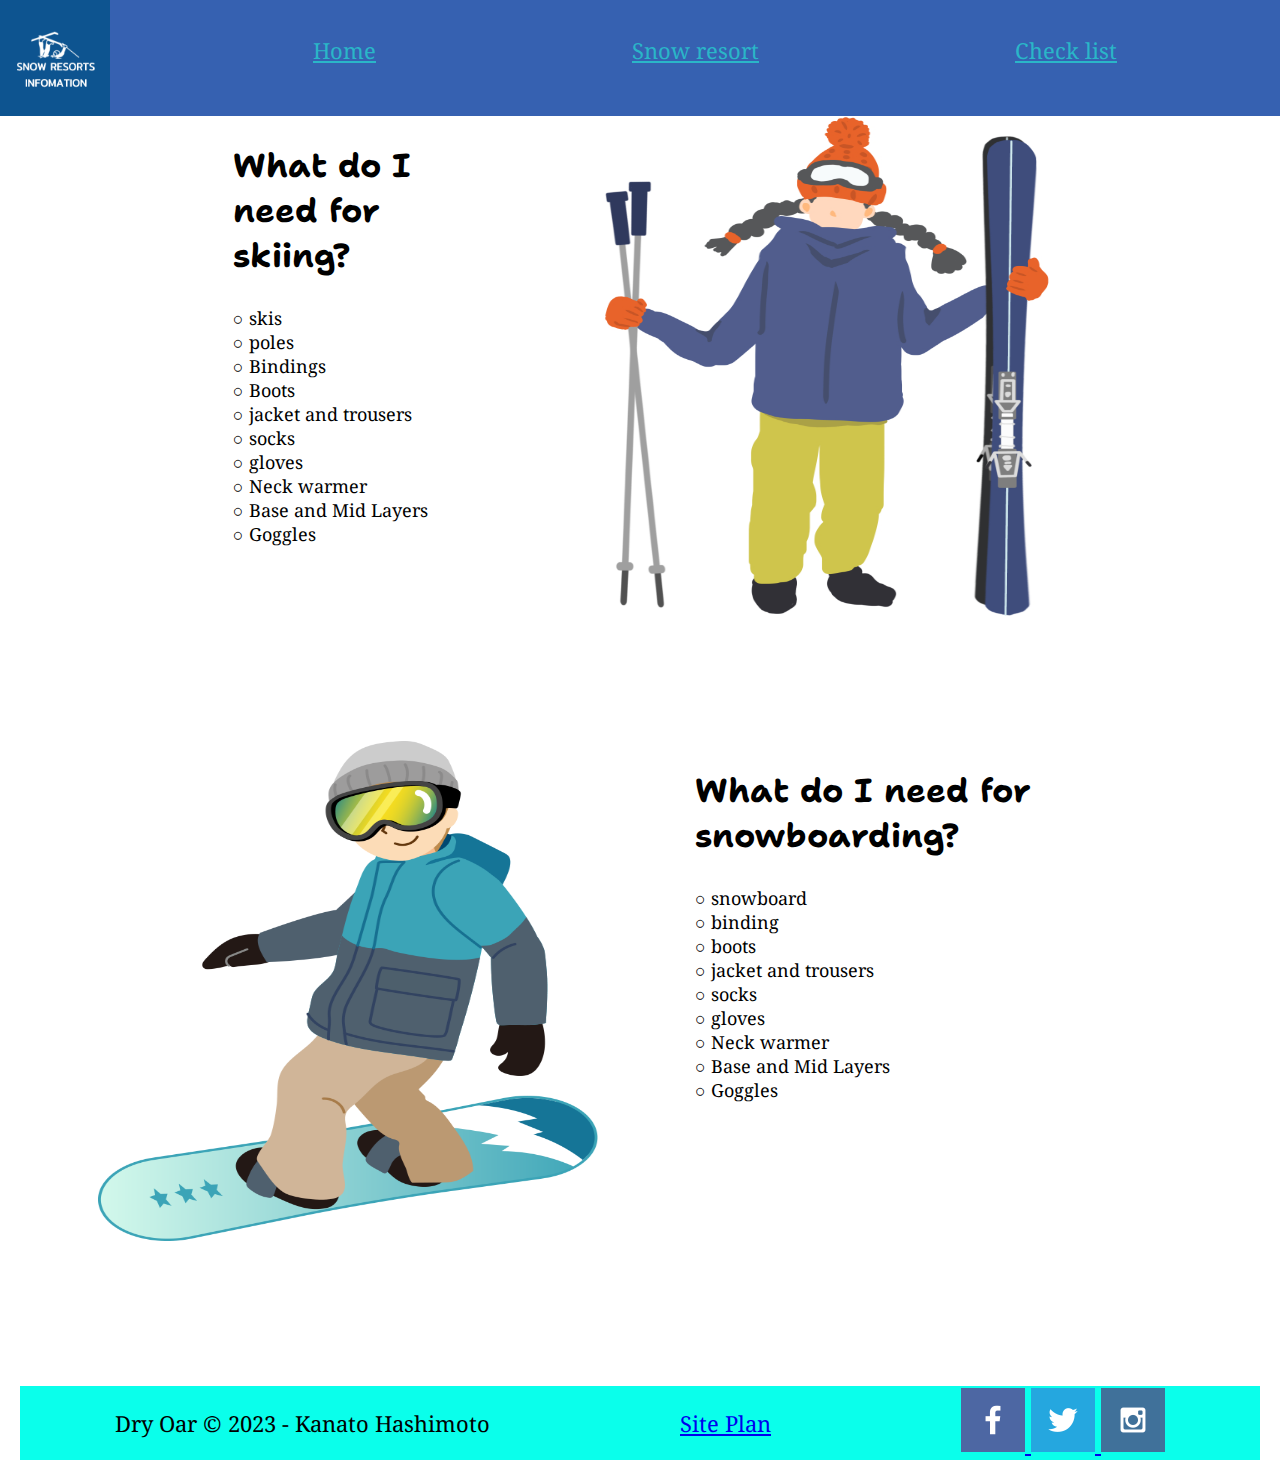
<file: my site/check-list.html>
<!DOCTYPE html>
<html lang="en">
<head>
    <link rel="stylesheet" href="style.css">
    <meta charset="UTF-8">
    <meta http-equiv="X-UA-Compatible" content="IE=edge">
    <meta name="viewport" content="width=device-width, initial-scale=1.0">
    <title>Winter sports</title>
</head>
<body>
    <header>
        <a id="logo_link" href="index.html">
            <img class="logo" src="logo.png" alt="Logo">
        </a>
        <nav>
            <a href="index.html">Home</a>
            <a href="snow-resort.html">Snow resort</a>
            <a href="check-list.html">Check list</a>
        
        </nav>
    </header>
    <main>
        <div class="ski">
            <div class="list-ski">
            <h2>What do I need for skiing?</h2>
            <p>
            ○ skis<br>
            ○ poles<br>
            ○ Bindings<br>
            ○ Boots<br>
            ○ jacket and trousers<br>
            ○ socks<br>
            ○ gloves<br>
            ○ Neck warmer<br>
            ○ Base and Mid Layers<br>
            ○ Goggles<br></p>
            </div>
            <img class="ski-img" src="page3-1.jpg" alt="page3-1">
        </div>
        <div class="snowboarding">
            <div class="list-snowboarding">
            <h2>What do I need for snowboarding?</h2>
            <p>
            ○ snowboard<br>
            ○ binding<br>
            ○ boots<br>
            ○ jacket and trousers<br>
            ○ socks<br>
            ○ gloves<br>
            ○ Neck warmer<br>
            ○ Base and Mid Layers<br>
            ○ Goggles<br></p>
            </div>
            <img class="snowboarding-img" src="page3-2.png" alt="page3-2">
        </div>
    </main>
    <Footer>
        <p>Dry Oar &copy; 2023 - Kanato Hashimoto</p>
    <p><a href="site-plan.html">Site Plan</a></p>
    <div class="social">
        <a href="https://facebook.com" target="_blank">
            <img src="facebook.png" alt="fb icon">
        </a>
        <a href="https://twitter.com" target="_blank">
            <img src="twitter.png" alt="twitter icon">
        </a>
        <a href="https://instagram.com" target="_blank">
            <img src="instagram.png" alt="instagram icon">
        </a>
    </div>
    </Footer>
</body>
</html>
</file>
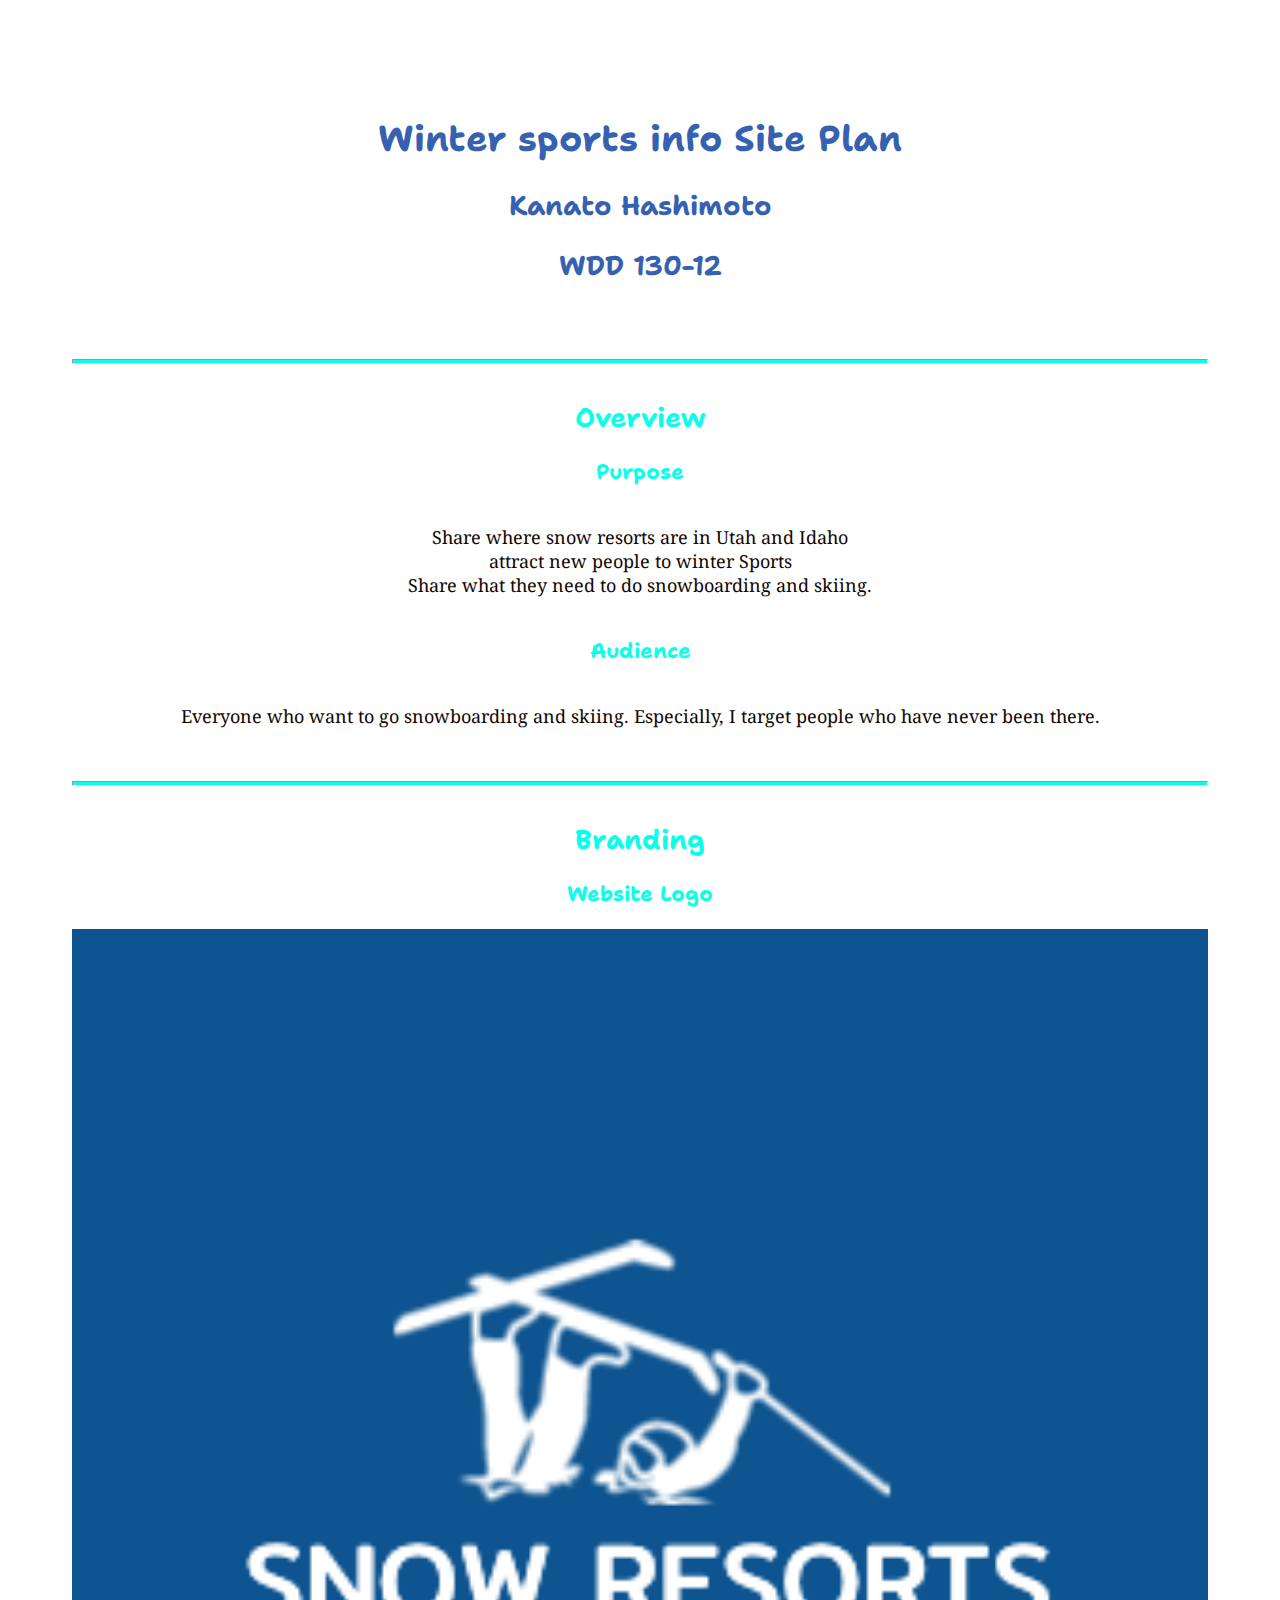
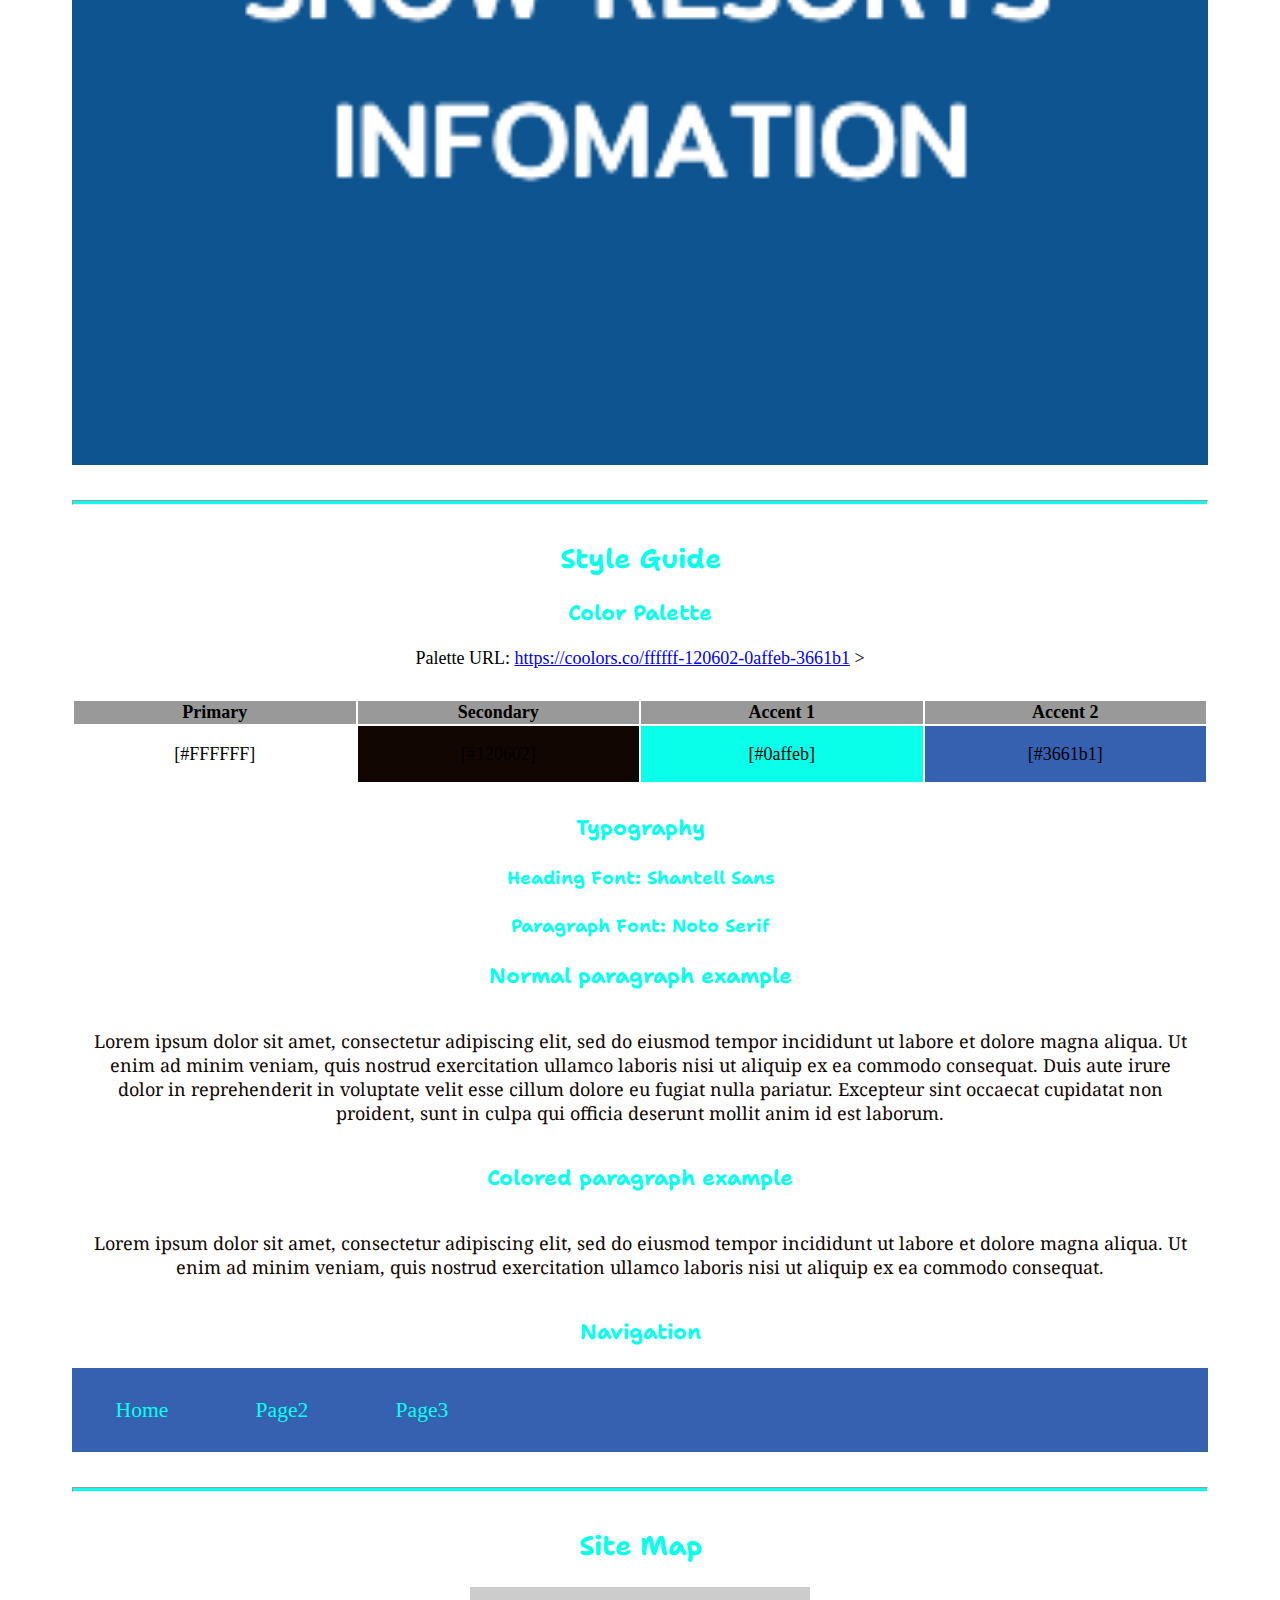
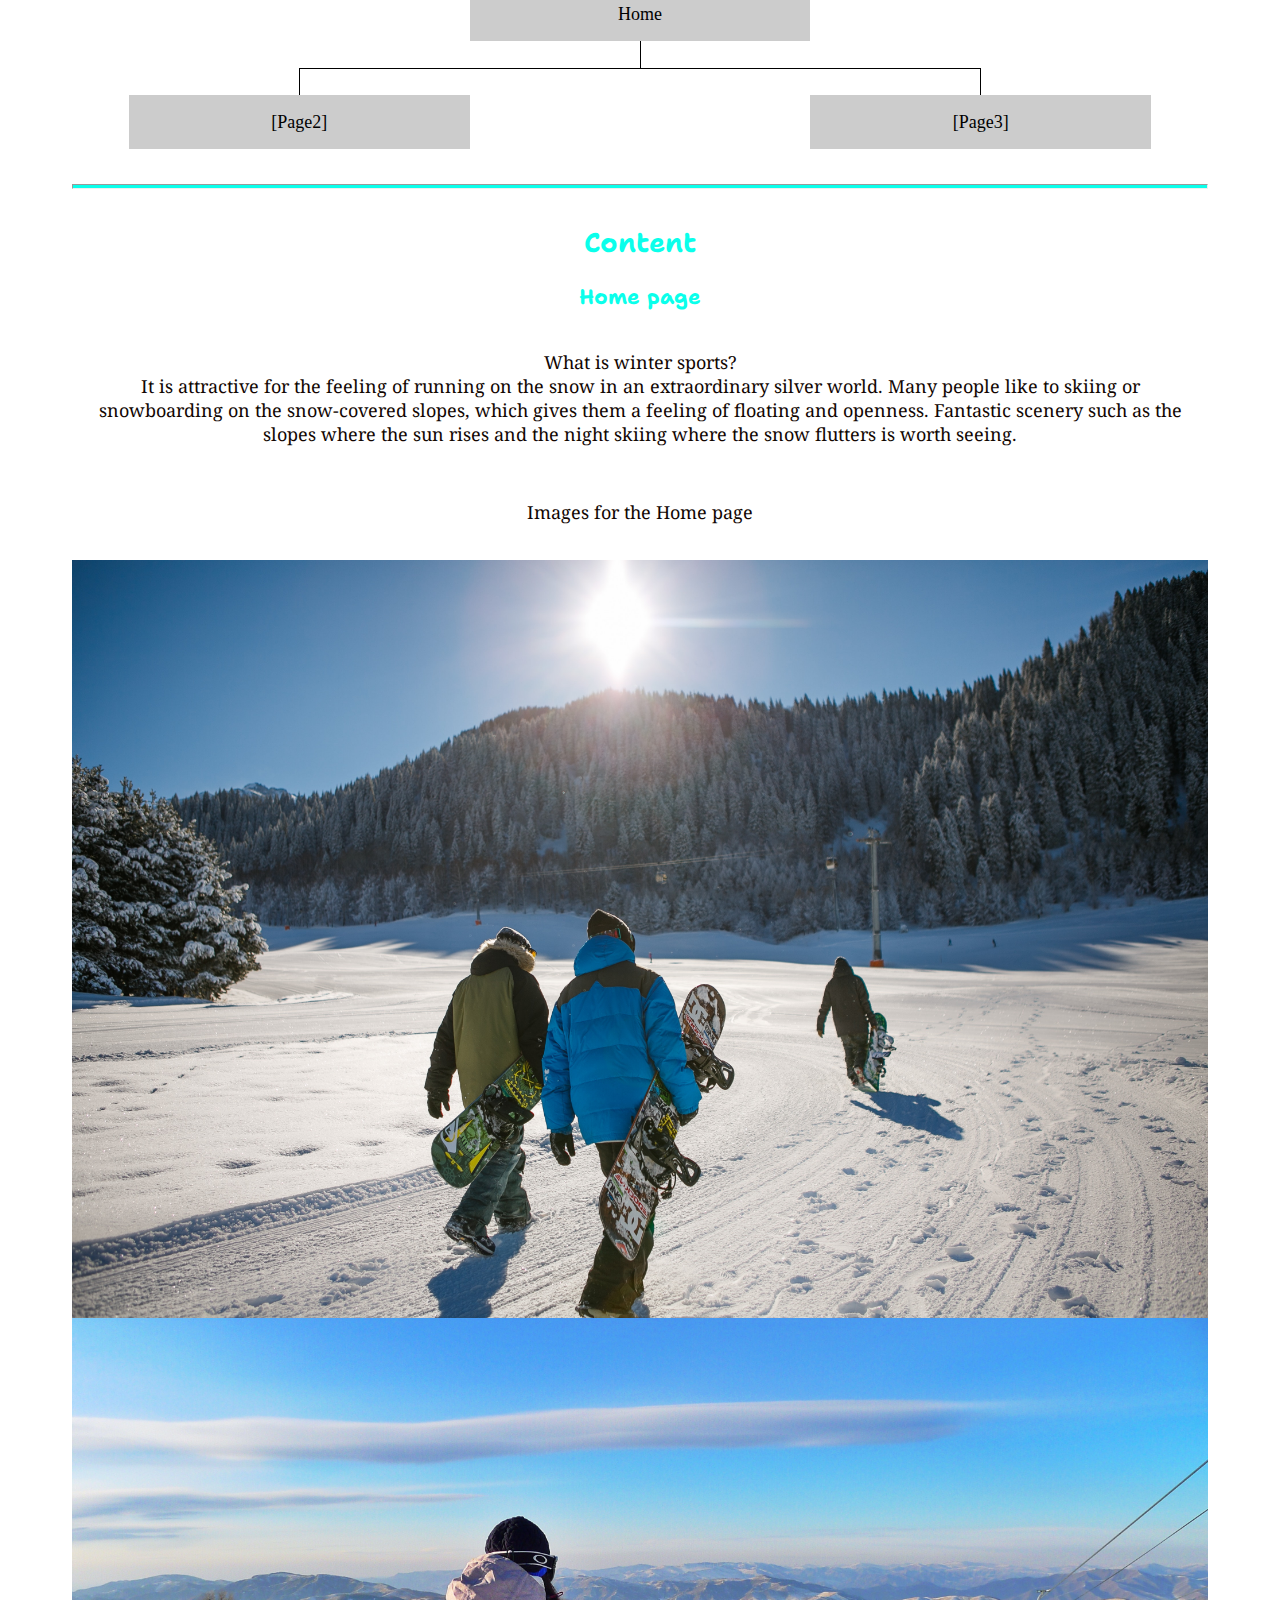
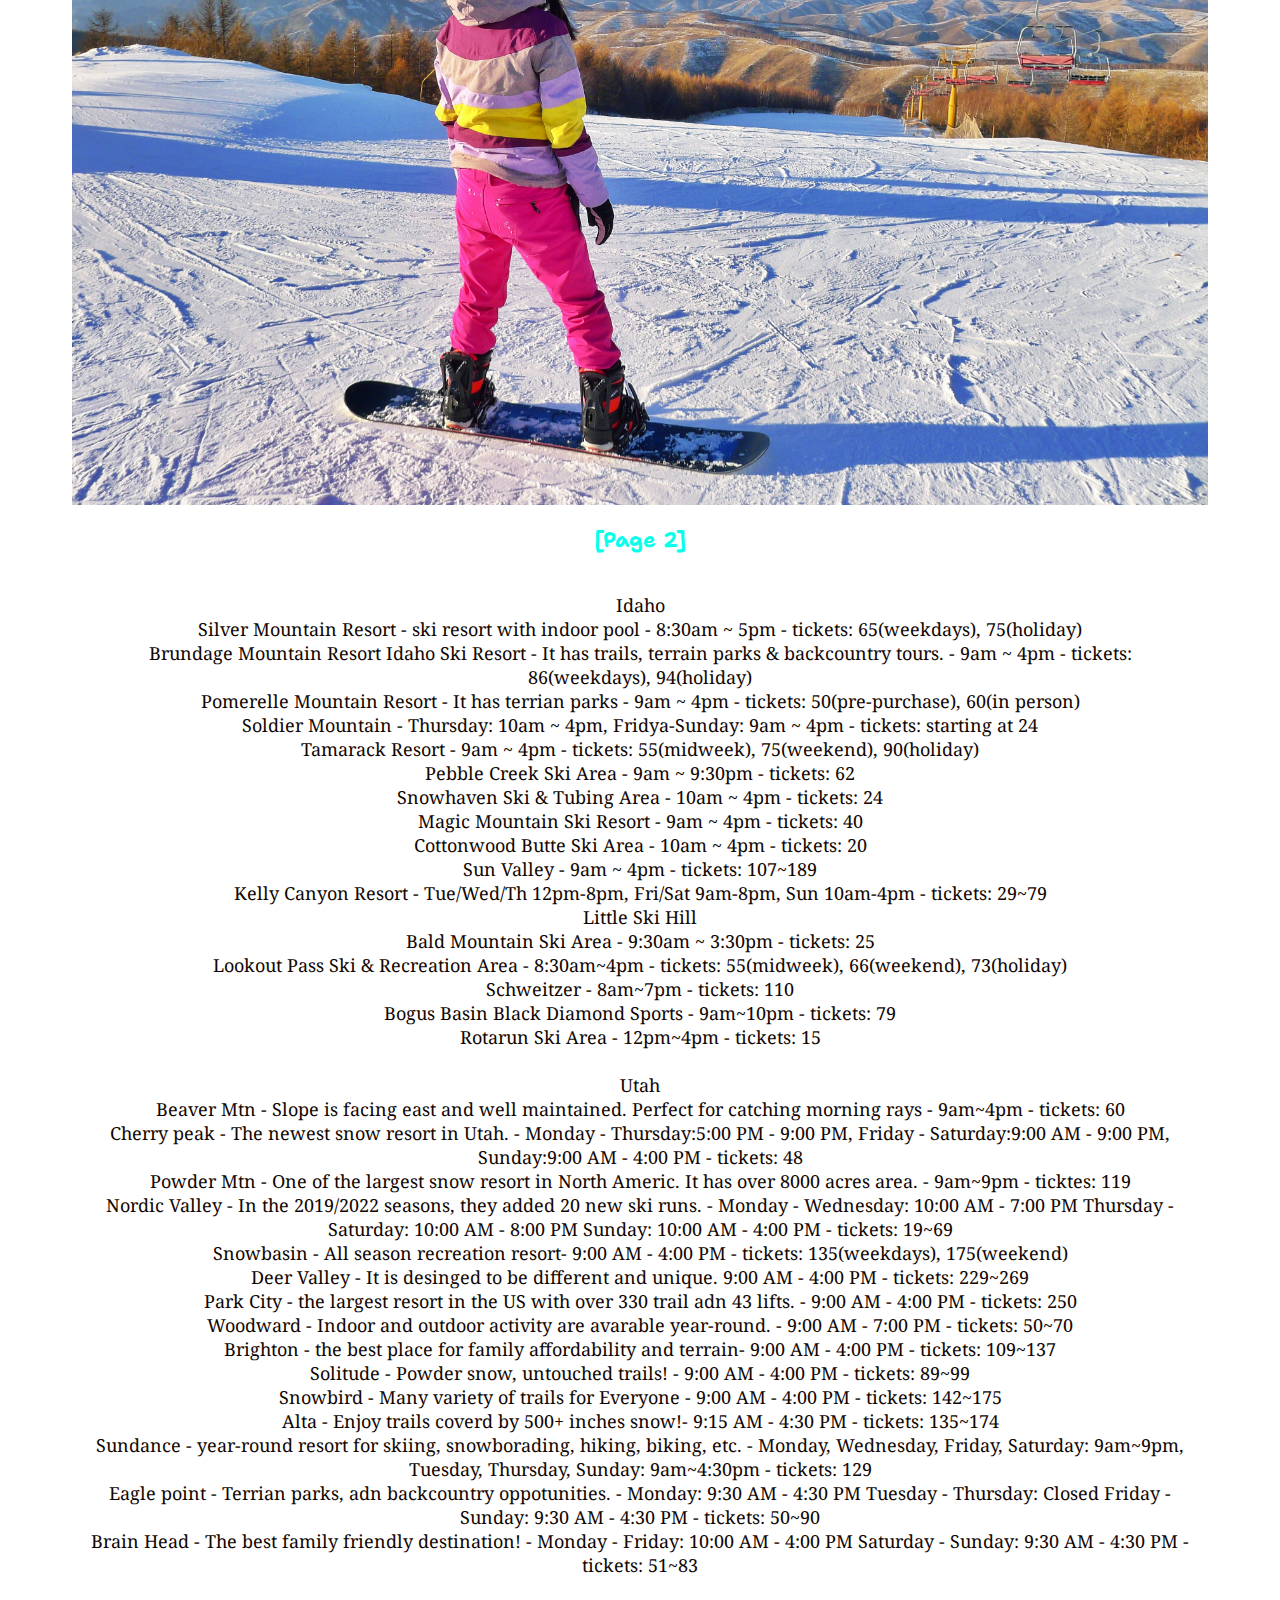
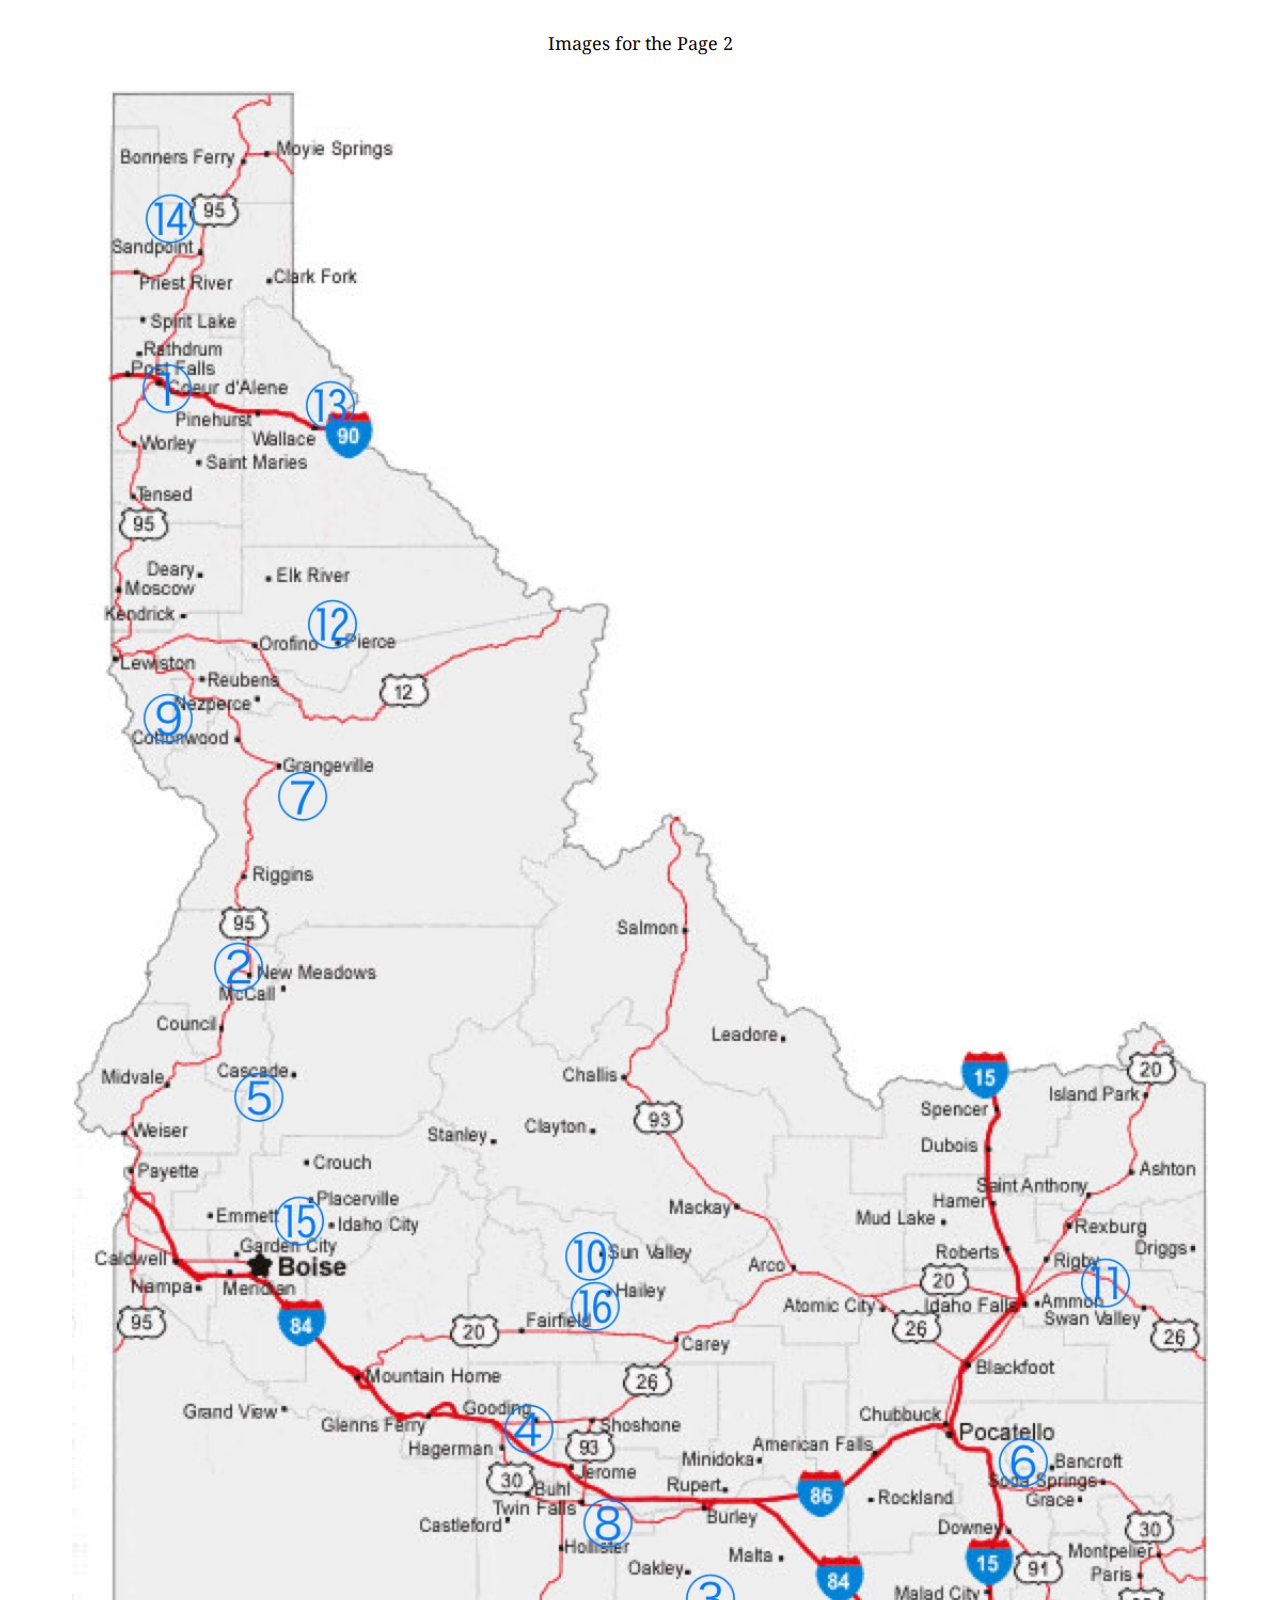
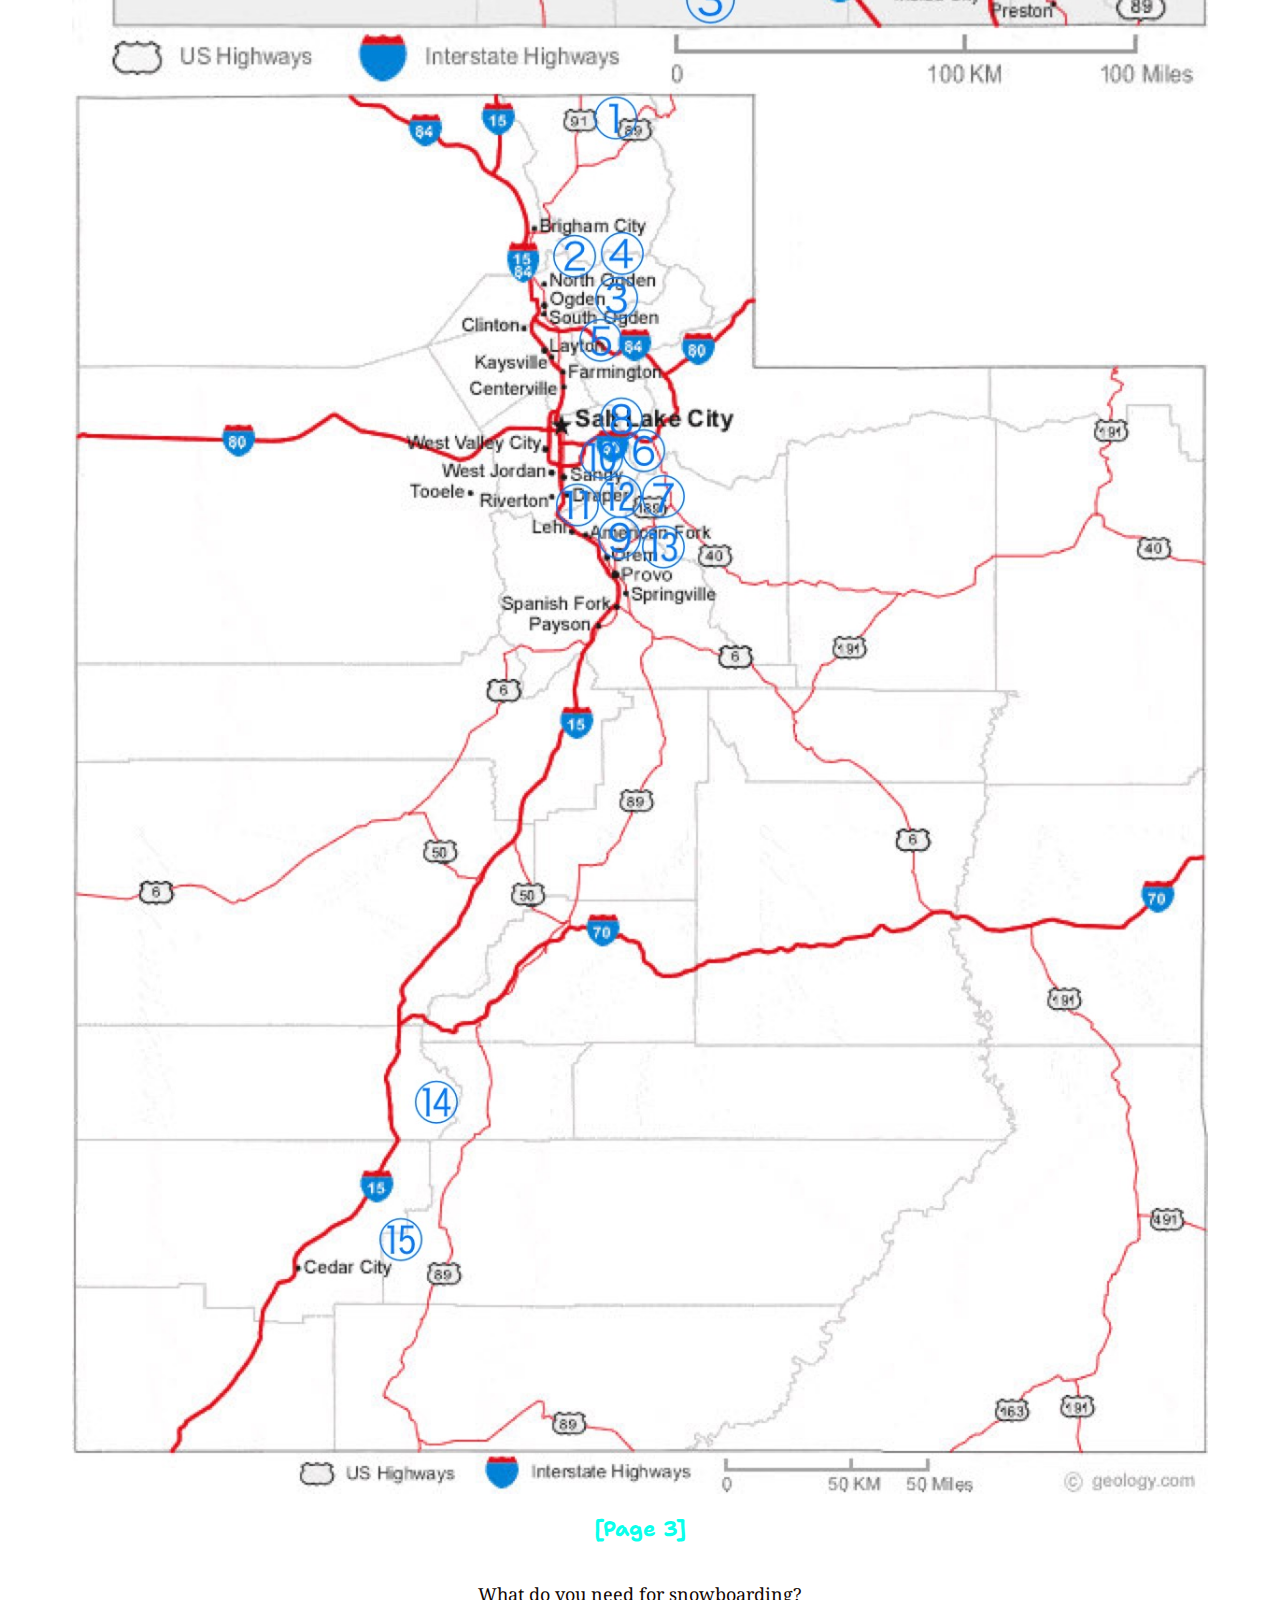
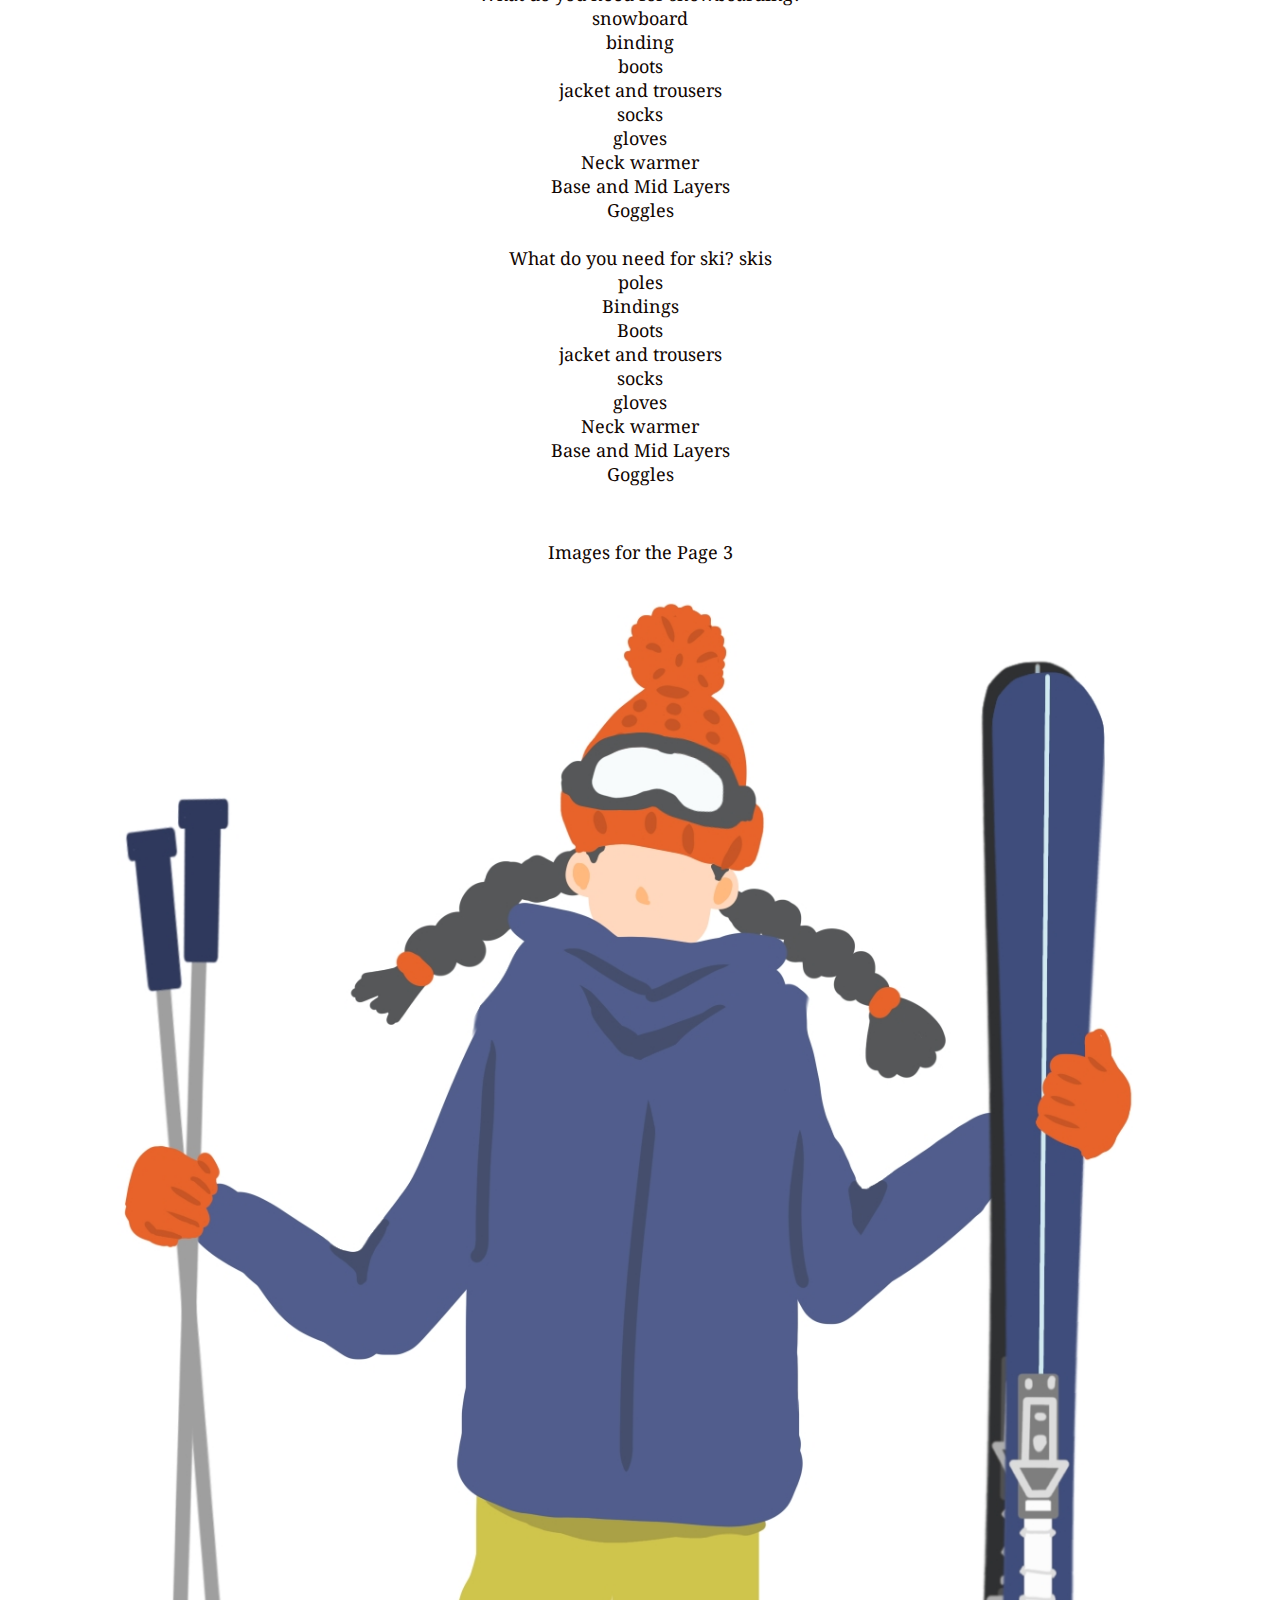
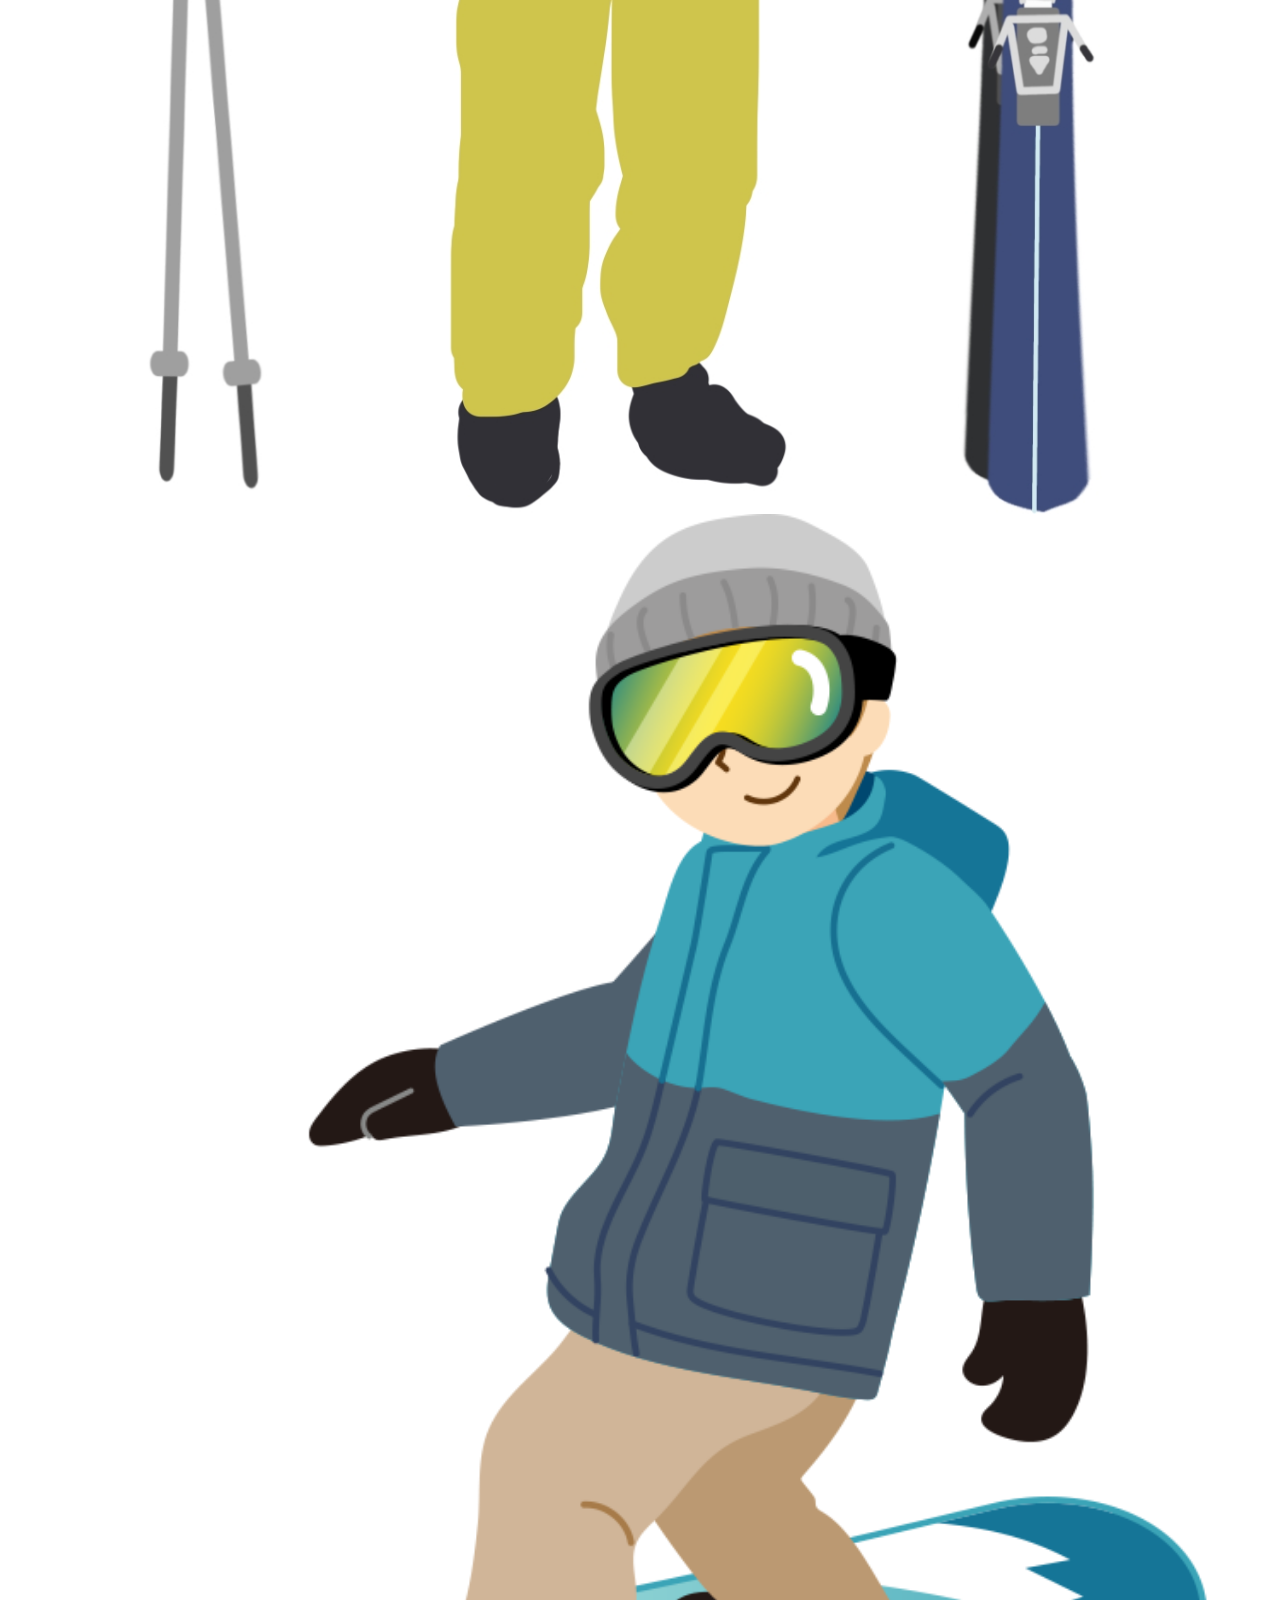
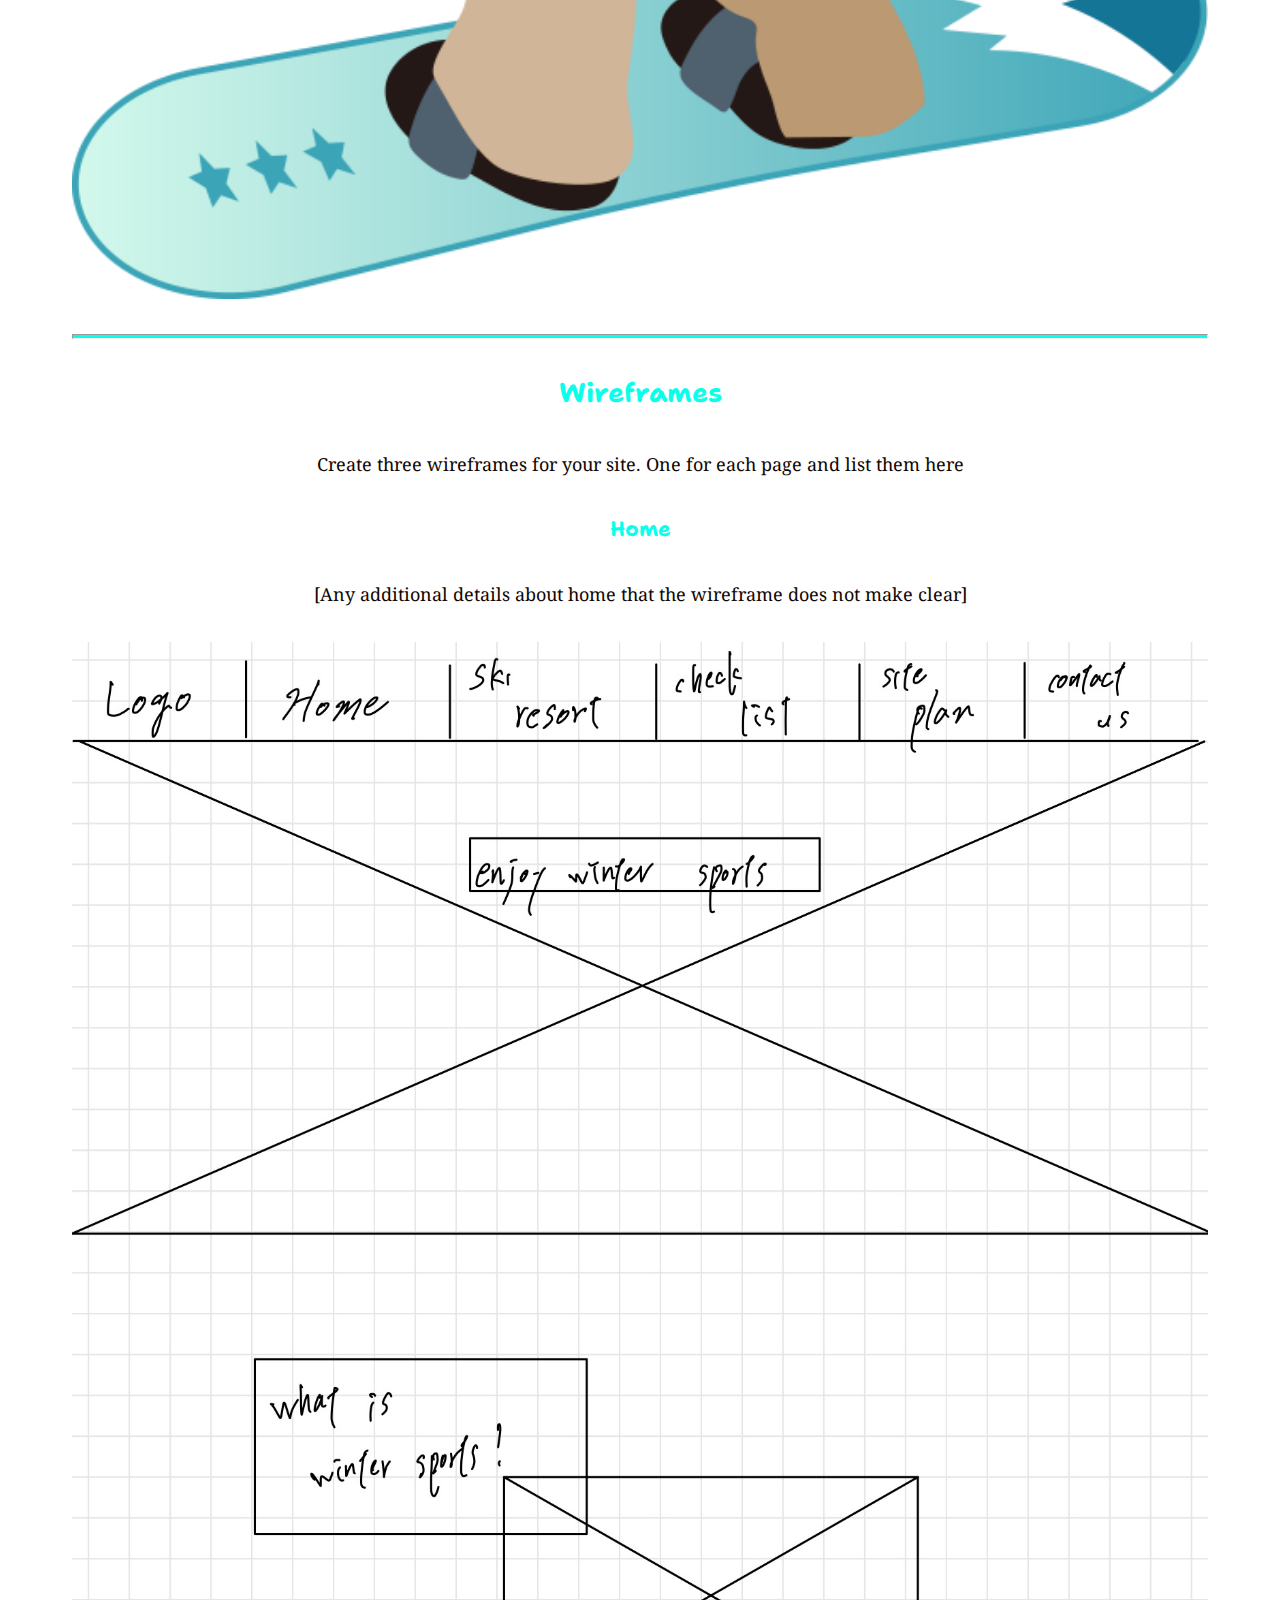
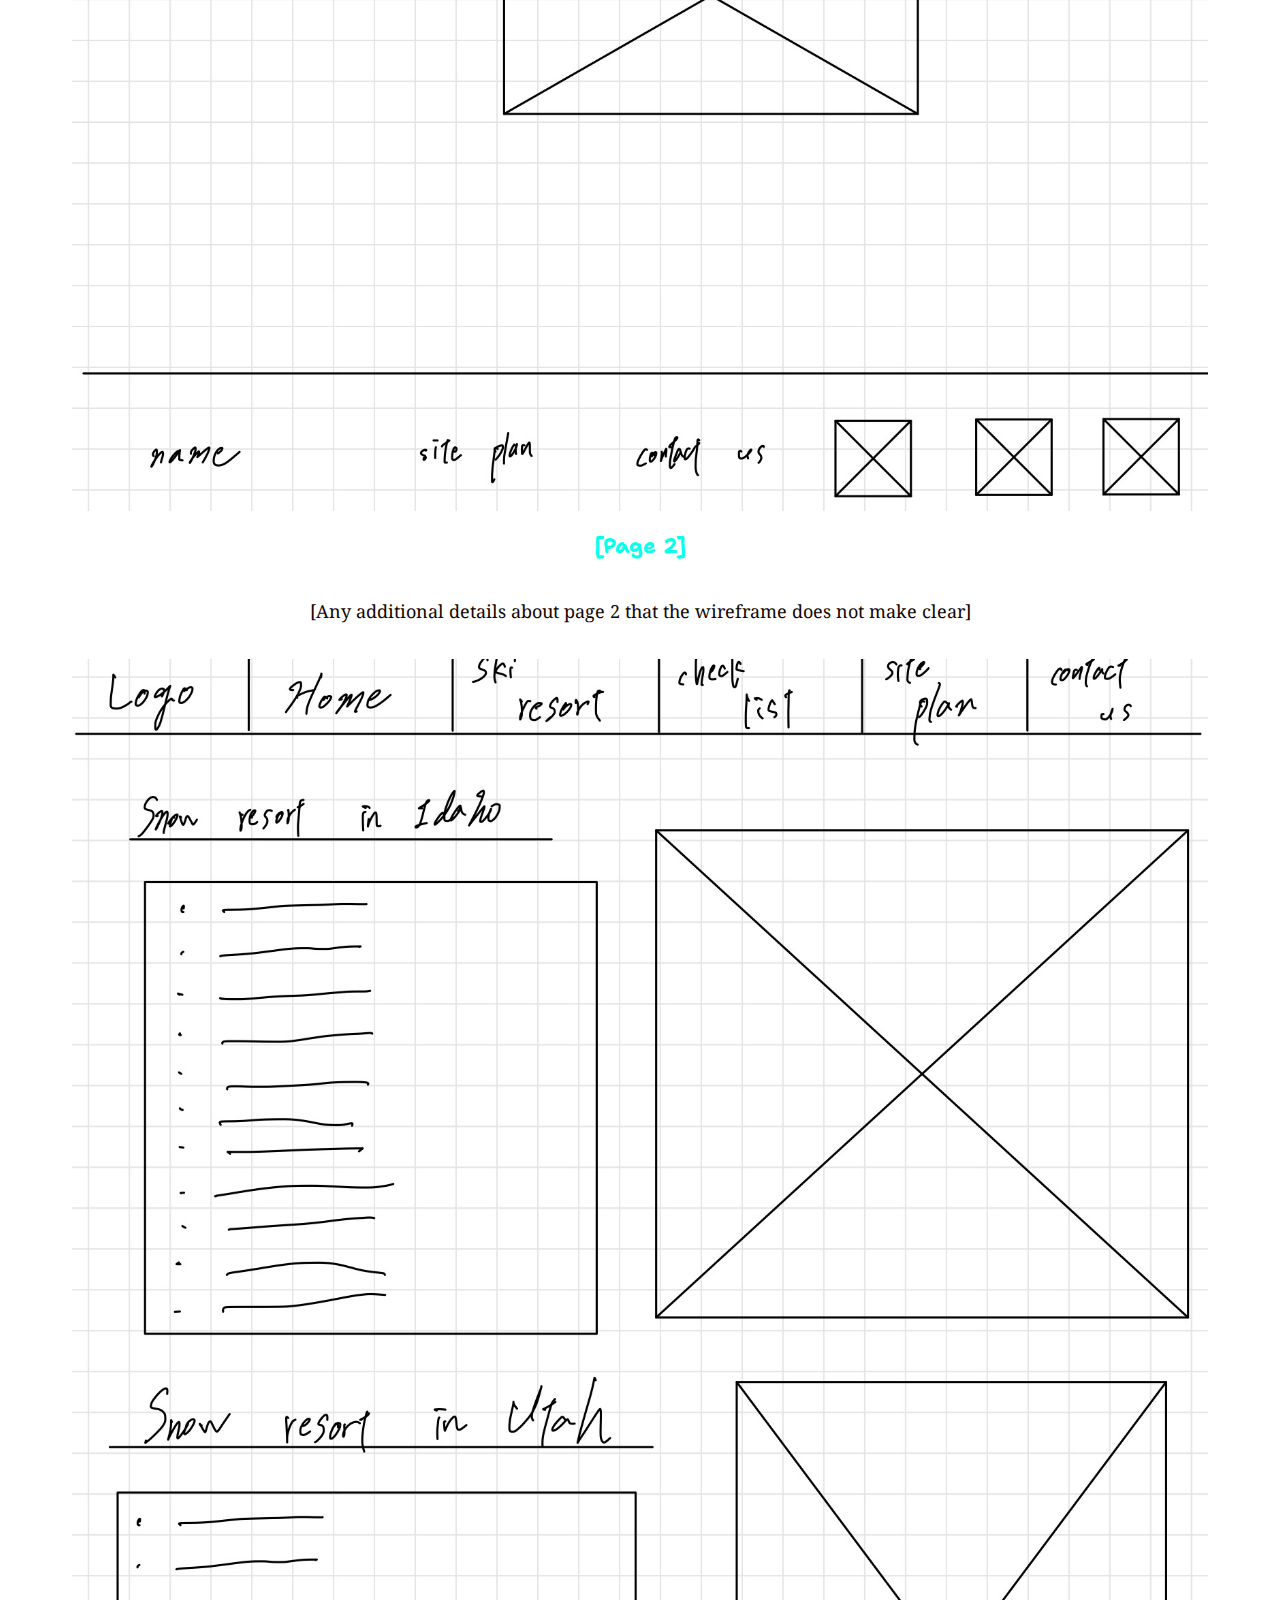
<file: my site/site-plan.html>
<!DOCTYPE html>
<html lang="en-us">
    
  <head>
    <meta charset="utf-8">
    <title>Site Plan</title>
    <link type="text/css" rel="stylesheet" href="site-plan.css">
  </head>

  <body>
    <header>
      <h1>Winter sports info Site Plan</h1>
      <h2>Kanato Hashimoto</h2>
      <h2>WDD 130-12</h2>
      <!-- In the header above, add the name or your site, your name and class number. For example if you are in section 3 you would put WDD 130.03 -->
    </header>
    <main>

      <!-- ------------------------Steps 2-3------------------------------ -->
      <hr>
      <h2>Overview</h2>
      <h3>Purpose</h3>
      <p>
        Share where snow resorts are in Utah and Idaho<br>
        attract new people to winter Sports<br>
        Share what they need to do snowboarding and skiing. <br>

      </p>  <!-- change this -->


      <h3>Audience</h3>
      <p>
        Everyone who want to go snowboarding and skiing. Especially, I target people who have never been there. 
     </p>  <!-- change this -->

      <hr>
      <h2>Branding</h2>
      <h3>Website Logo</h3>
      <!-- Replace this with some sort of logo for your site.  A logo can be as simple as the name of your site in a nice font :) -->
      <img src="logo.png" alt="Logo image">
      <hr>
      <h2>
        Style Guide
      </h2>

      <!-- ------------------------Steps 4-8------------------------------ -->

      <h3>
        Color Palette
      </h3>
      <!--  The colors you choose for a website are one of the most important decisions you will make. Follow the instructions on the activity in iLearn then return and replace the color codes below with the hex color codes (the 6 digit numbers that show at the bottom of each color) for the colors you have chosen below.  You should have at least 2 colors but do not have to fill in all 4 if you do not need them.  -->

      <!-- Copy and paste the URL to your finished palette below Make sure to paste it into both spots -->
      Palette URL: <a href="https://coolors.co/ffffff-120602-0affeb-3661b1" target="_blank">https://coolors.co/ffffff-120602-0affeb-3661b1</a>


      <table class="colors">
        <tr><th>Primary</th><th>Secondary</th><th>Accent 1</th><th>Accent 2</th></tr>
        <!-- Replace the numbers in the boxes below with your hex color codes. Then switch to the site-plan.css file and change your colors there as well. -->
        <tr><td class="primary">[#FFFFFF]</td><td class="secondary">[#120602]</td><td class="accent1">[#0affeb]</td><td class="accent2">[#3661b1]</td>></td></tr>
      </table>

      <!-- ------------------------Step 9------------------------------ -->

      <h3>
        Typography
      </h3>
      <!-- Choose a font for your paragraphs (body copy) and headlines. What font(s) have you chosen? Why did you choose what you did?  Make sure to review the list of web safe fonts at W3Schools.org as a starting point.  Think also about which of your colors above you might use for background and font colors. -->

      <h4>
        Heading Font: Shantell Sans  <!-- change this -->
      </h4>
      <h4>
        Paragraph Font: Noto Serif  <!-- change this -->
      </h4>
      <h3>
        Normal paragraph example
      </h3>
      <p>
        Lorem ipsum dolor sit amet, consectetur adipiscing elit, sed do eiusmod tempor incididunt ut labore et dolore magna aliqua. Ut enim ad minim veniam, quis nostrud exercitation ullamco laboris nisi ut aliquip ex ea commodo consequat. Duis aute irure dolor in reprehenderit in voluptate velit esse cillum dolore eu fugiat nulla pariatur. Excepteur sint occaecat cupidatat non proident, sunt in culpa qui officia deserunt mollit anim id est laborum.
      </p>
      <h3>
        Colored paragraph example
      </h3>
      <p class="colored">
        Lorem ipsum dolor sit amet, consectetur adipiscing elit, sed do eiusmod tempor incididunt ut labore et dolore magna aliqua. Ut enim ad minim veniam, quis nostrud exercitation ullamco laboris nisi ut aliquip ex ea commodo consequat. 
      </p>

      <!-- ------------------------Step 10------------------------------ -->

      <h3>
        Navigation
      </h3>
      <!-- Think about how you want your navigation bar to look. In the site-plan.css file change the colors to your colors to get the look you desire. --> 
      <nav>
        <a href="#">Home</a>
        <a href="#">Page2</a>
        <a href="#">Page3</a>
      </nav>
      <hr>
      <h2>
        Site Map
      </h2>
      <div class="sitemap">
        <div class="sm-home">
          Home
        </div>
        <div class="sm-page2">
          [Page2] <!-- change this -->
        </div>
        <div class="sm-page3">
          [Page3]  <!-- change this -->
        </div>

        <div class="top">
          &nbsp;
        </div>
        <div class="left">
          &nbsp;
        </div>
        <div class="right">
          &nbsp;
        </div>

      </div>

      <!-- --------Content Section -------------- -->
      <hr>
      <h2>
        Content
      </h2>
      <h3>Home page</h3>
      <p>
        What is winter sports?<br>
        It is attractive for the feeling of running on the snow in an extraordinary silver world. Many people like to skiing or snowboarding on the snow-covered slopes, which gives them a feeling of floating and openness. Fantastic scenery such as the slopes where the sun rises and the night skiing where the snow flutters is worth seeing.


      </p>
      <p>Images for the Home page</p>
        <img src="home1.jpg" alt="image for homepage">
        <img src="home2.jpg" alt="image for homepage">

      </ul>
      <h3>[Page 2]</h3>
      <p>
        Idaho<br>
        Silver Mountain Resort - ski resort with indoor pool - 8:30am ~ 5pm - tickets: 65(weekdays), 75(holiday)<br>
        Brundage Mountain Resort Idaho Ski Resort - It has trails, terrain parks & backcountry tours. - 9am ~ 4pm - tickets: 86(weekdays), 94(holiday)<br>
        Pomerelle Mountain Resort - It has terrian parks - 9am ~ 4pm - tickets: 50(pre-purchase), 60(in person)<br>
        Soldier Mountain - Thursday: 10am ~ 4pm, Fridya-Sunday: 9am ~ 4pm - tickets: starting at 24<br> 
        Tamarack Resort - 9am ~ 4pm - tickets: 55(midweek), 75(weekend), 90(holiday)<br>
        Pebble Creek Ski Area - 9am ~ 9:30pm - tickets: 62<br>
        Snowhaven Ski & Tubing Area - 10am ~ 4pm - tickets: 24<br>
        Magic Mountain Ski Resort - 9am ~ 4pm - tickets: 40<br>
        Cottonwood Butte Ski Area - 10am ~ 4pm - tickets: 20<br>
        Sun Valley - 9am ~ 4pm - tickets: 107~189<br>
        Kelly Canyon Resort - Tue/Wed/Th 12pm-8pm, Fri/Sat 9am-8pm, Sun 10am-4pm - tickets: 29~79<br>
        Little Ski Hill<br>
        Bald Mountain Ski Area - 9:30am ~ 3:30pm - tickets: 25<br>
        Lookout Pass Ski & Recreation Area - 8:30am~4pm - tickets: 55(midweek), 66(weekend), 73(holiday)<br>
        Schweitzer - 8am~7pm - tickets: 110<br>
        Bogus Basin Black Diamond Sports - 9am~10pm - tickets: 79<br>
        Rotarun Ski Area - 12pm~4pm - tickets: 15<br>
        <br>
        Utah<br>
        Beaver Mtn - Slope is facing east and well maintained. Perfect for catching morning rays - 9am~4pm - tickets: 60<br>
        Cherry peak - The newest snow resort in Utah. - Monday - Thursday:5:00 PM - 9:00 PM, Friday - Saturday:9:00 AM - 9:00 PM, Sunday:9:00 AM - 4:00 PM - tickets: 48<br>
        Powder Mtn - One of the largest snow resort in North Americ. It has over 8000 acres area. - 9am~9pm - ticktes: 119<br>
        Nordic Valley - In the 2019/2022 seasons, they added 20 new ski runs. - Monday - Wednesday:
        10:00 AM - 7:00 PM
        
        Thursday - Saturday:
        10:00 AM - 8:00 PM
        
        Sunday:
        10:00 AM - 4:00 PM - tickets: 19~69<br>
        Snowbasin - All season recreation resort- 9:00 AM - 4:00 PM - tickets: 135(weekdays), 175(weekend)<br>
        Deer Valley - It is desinged to be different and unique. 9:00 AM - 4:00 PM - tickets: 229~269<br>
        Park City - the largest resort in the US with over 330 trail adn 43 lifts. - 9:00 AM - 4:00 PM - tickets: 250<br>
        Woodward - Indoor and outdoor activity are avarable year-round. - 9:00 AM - 7:00 PM - tickets: 50~70<br>
        Brighton - the best place for family affordability and terrain- 9:00 AM - 4:00 PM - tickets: 109~137<br>
        Solitude - Powder snow, untouched trails! - 9:00 AM - 4:00 PM - tickets: 89~99<br>
        Snowbird - Many variety of trails for Everyone - 9:00 AM - 4:00 PM - tickets: 142~175<br>
        Alta - Enjoy trails coverd by 500+ inches snow!- 9:15 AM - 4:30 PM - tickets: 135~174<br>
        Sundance - year-round resort for skiing, snowborading, hiking, biking, etc. - Monday, Wednesday, Friday, Saturday: 9am~9pm, Tuesday, Thursday, Sunday: 9am~4:30pm - tickets: 129<br>
        Eagle point - Terrian parks, adn backcountry oppotunities. - Monday:
        9:30 AM - 4:30 PM
        
        Tuesday - Thursday:
        Closed
        
        Friday - Sunday:
        9:30 AM - 4:30 PM - tickets: 50~90<br>
        Brain Head - The best family friendly destination! - Monday - Friday:
        10:00 AM - 4:00 PM
        
        Saturday - Sunday:
        9:30 AM - 4:30 PM - tickets: 51~83<br>

      </p>
      <p>Images for the Page 2</p>
        <img src="Idaho.jpg" alt="image for page2">
        <img src="Utah.jpg" alt="image for page2">

      </ul>
      <h3>[Page 3]</h3>
      <p>
      What do you need for snowboarding?<br>
      snowboard<br>
      binding<br>
      boots<br>
      jacket and trousers<br>
      socks<br>
      gloves<br>
      Neck warmer<br>
      Base and Mid Layers<br>
      Goggles<br>
      <br>
      What do you need for ski?
      skis<br>
      poles<br>
      Bindings<br>
      Boots<br>
      jacket and trousers<br>
      socks<br>
      gloves<br>
      Neck warmer<br>
      Base and Mid Layers<br>
      Goggles<br>
      </p>
      <p>Images for the Page 3</p>
        <img src="page3-1.jpg" alt="image for page3">
        <img src="page3-2.png" alt="image for page3">

      </ul>
      <hr>
      <h2>
        Wireframes
      </h2>
      <p>
        Create three wireframes for your site. One for each page and list them here</p>

      <h3>Home</h3>
      <p>         
        [Any additional details about home that the wireframe does not make clear]
      </p>
      <img src="Site Plan-3 2.jpg" alt="home page wireframe">

      <h3>[Page 2]</h3>
      <p>         
        [Any additional details about page 2 that the wireframe does not make clear]
      </p>
      <img src="Site Plan-4 3.jpg" alt="page 2 wireframe">

      <h3>[Page 3]</h3>
      <p>         
        [Any additional details about page 3 that the wireframe does not make clear]
      </p>
      <img src="Site Plan-5 2.jpg" alt="page 3 wireframe">
    </main>
  </body>

</html>
</file>
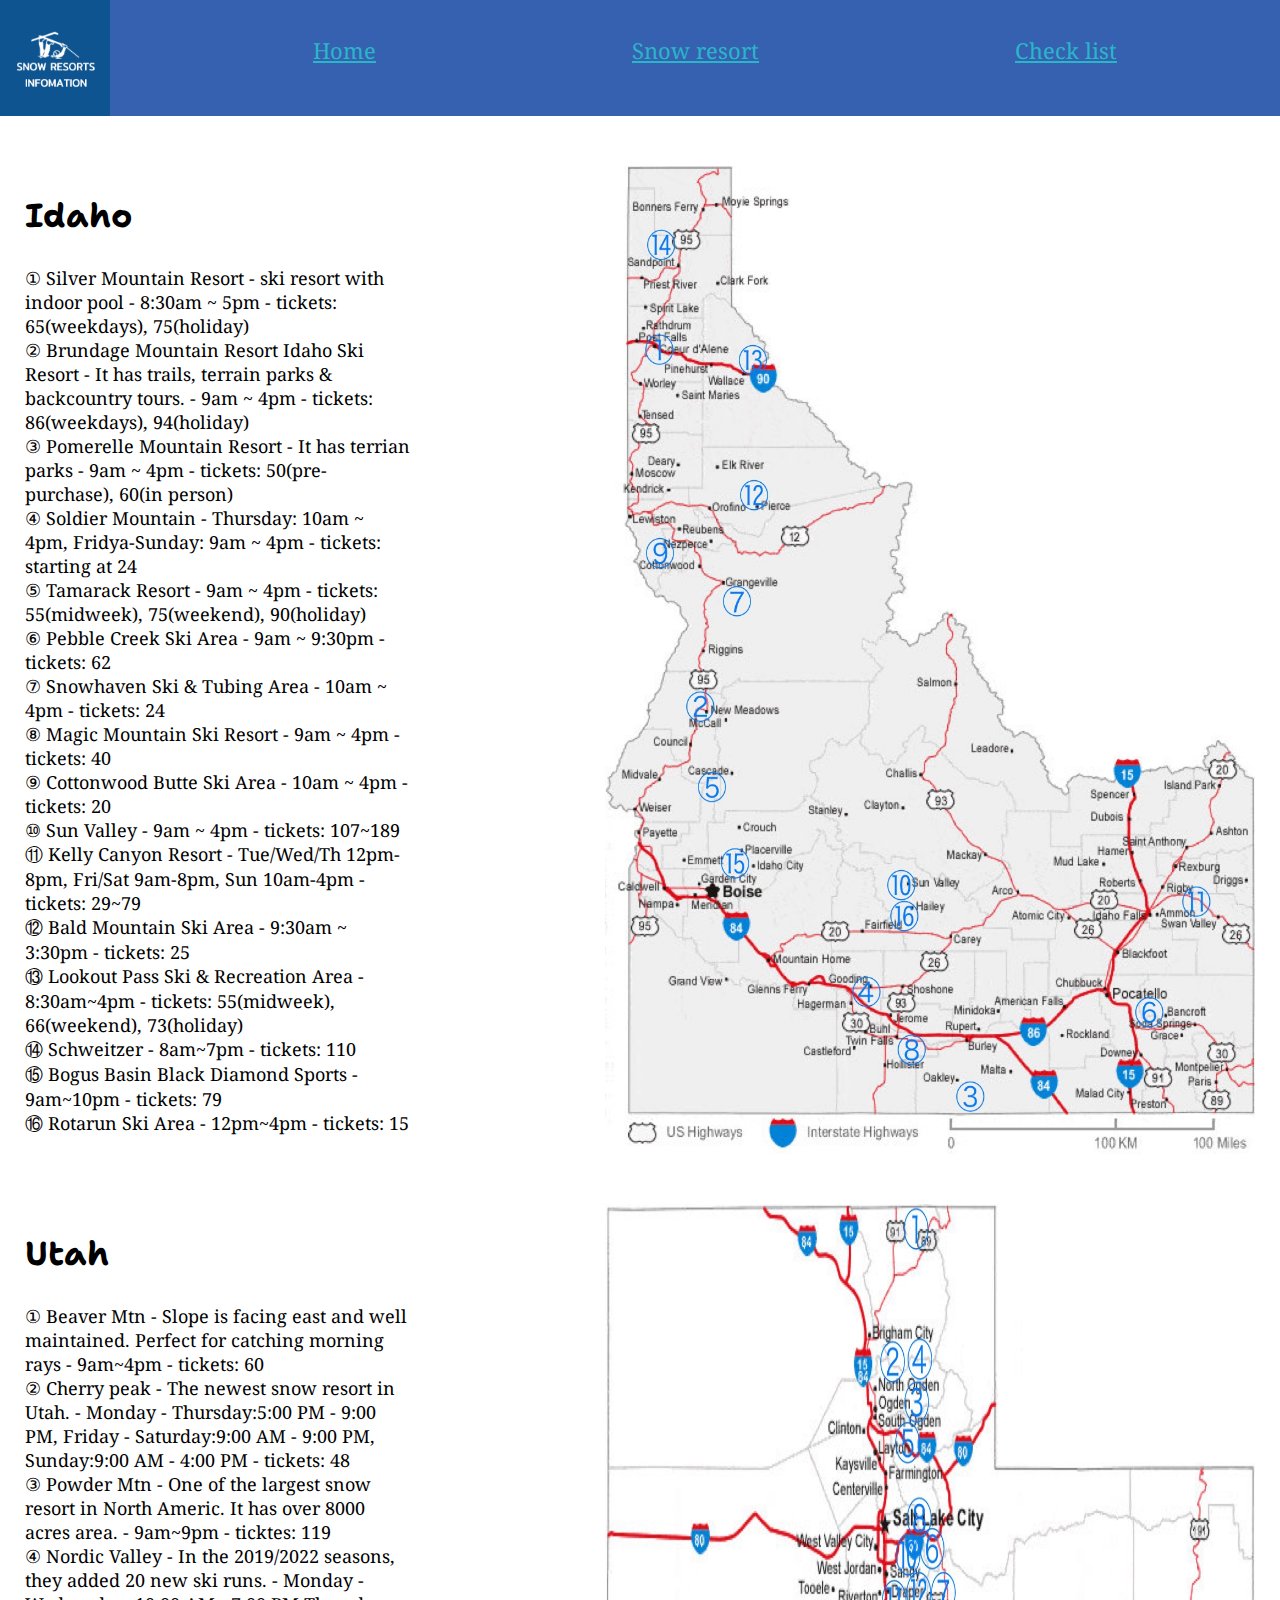
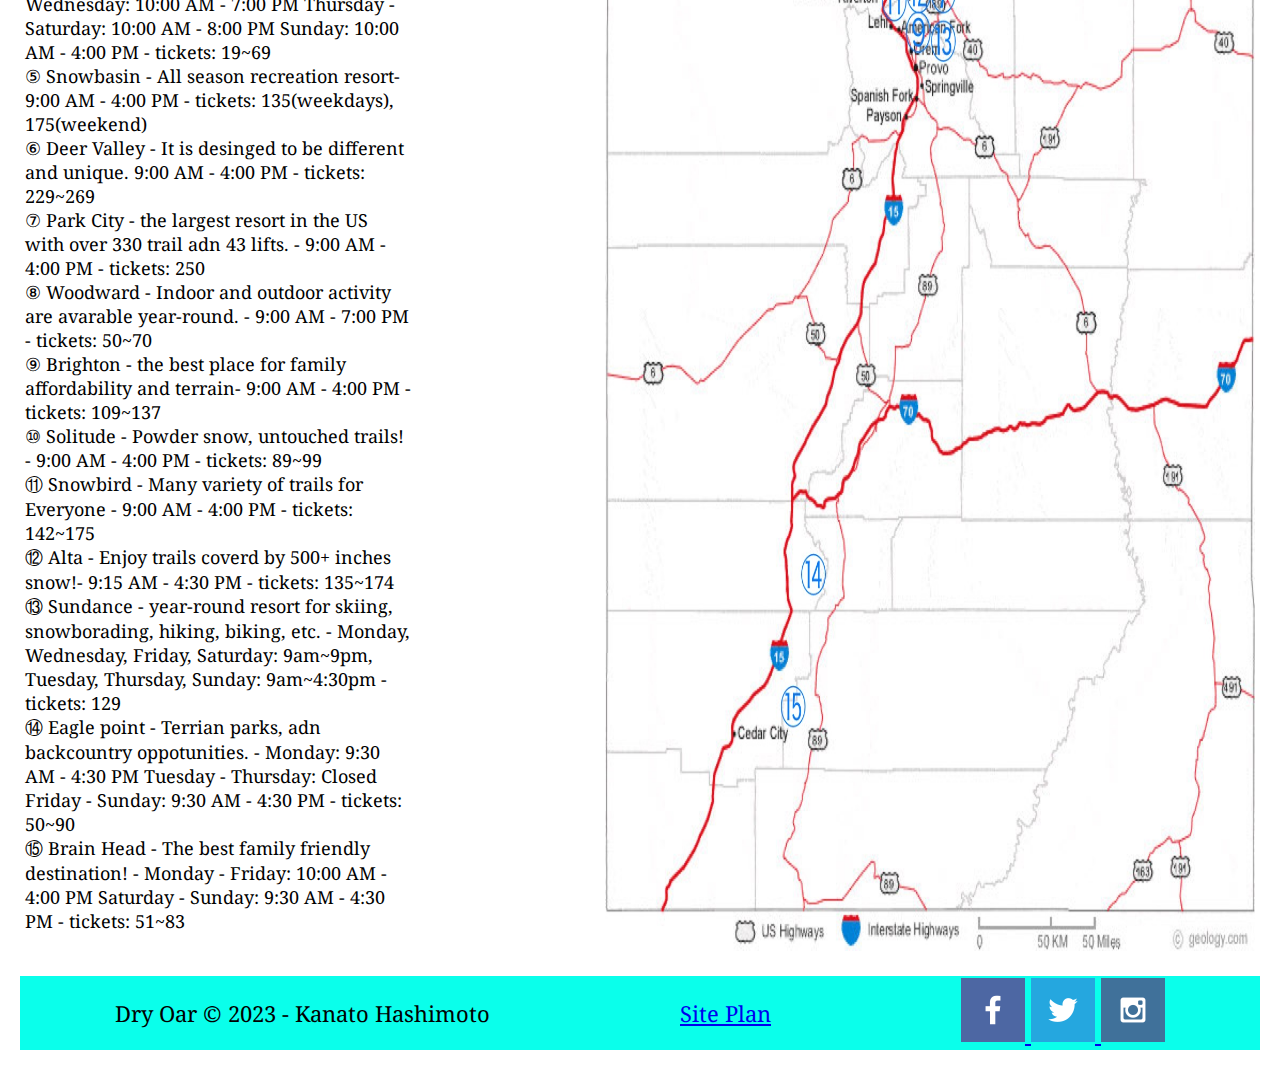
<file: my site/snow-resort.html>
<!DOCTYPE html>
<html lang="en">
<head>
    <link rel="stylesheet" href="style.css">
    <meta charset="UTF-8">
    <meta http-equiv="X-UA-Compatible" content="IE=edge">
    <meta name="viewport" content="width=device-width, initial-scale=1.0">
    <title>Winter sports</title>
</head>
<body>
    <header>
        <a id="logo_link" href="index.html">
            <img class="logo" src="logo.png" alt="Logo">
        </a>
        <nav>
            <a href="index.html">Home</a>
            <a href="snow-resort.html">Snow resort</a>
            <a href="check-list.html">Check list</a>
        
        </nav>
    </header>
    <main class="snow">
        <div class="idaho">
            <div class="idaho-list">
        <h2>Idaho</h2>
        <p>① Silver Mountain Resort - ski resort with indoor pool - 8:30am ~ 5pm - tickets: 65(weekdays), 75(holiday)<br>
            ② Brundage Mountain Resort Idaho Ski Resort - It has trails, terrain parks & backcountry tours. - 9am ~ 4pm - tickets: 86(weekdays), 94(holiday)<br>
            ③ Pomerelle Mountain Resort - It has terrian parks - 9am ~ 4pm - tickets: 50(pre-purchase), 60(in person)<br>
            ④ Soldier Mountain - Thursday: 10am ~ 4pm, Fridya-Sunday: 9am ~ 4pm - tickets: starting at 24<br>
            ⑤ Tamarack Resort - 9am ~ 4pm - tickets: 55(midweek), 75(weekend), 90(holiday)<br>
            ⑥ Pebble Creek Ski Area - 9am ~ 9:30pm - tickets: 62<br>
            ⑦ Snowhaven Ski & Tubing Area - 10am ~ 4pm - tickets: 24<br>
            ⑧ Magic Mountain Ski Resort - 9am ~ 4pm - tickets: 40<br>
            ⑨ Cottonwood Butte Ski Area - 10am ~ 4pm - tickets: 20<br>
            ⑩ Sun Valley - 9am ~ 4pm - tickets: 107~189<br>
            ⑪ Kelly Canyon Resort - Tue/Wed/Th 12pm-8pm, Fri/Sat 9am-8pm, Sun 10am-4pm - tickets: 29~79<br>
            ⑫ Bald Mountain Ski Area - 9:30am ~ 3:30pm - tickets: 25<br>
            ⑬ Lookout Pass Ski & Recreation Area - 8:30am~4pm - tickets: 55(midweek), 66(weekend), 73(holiday)<br>
            ⑭ Schweitzer - 8am~7pm - tickets: 110<br>
            ⑮ Bogus Basin Black Diamond Sports - 9am~10pm - tickets: 79<br>
            ⑯ Rotarun Ski Area - 12pm~4pm - tickets: 15<br>
        </p>
            </div>
        <img class="idaho-img" src="Idaho.jpg" alt="page2-1">
        </div>
        <div class="utah">
            <div class="utah-list"> 
        <h2>Utah</h2>
        <p>① Beaver Mtn - Slope is facing east and well maintained. Perfect for catching morning rays - 9am~4pm - tickets: 60<br>
            ② Cherry peak - The newest snow resort in Utah. - Monday - Thursday:5:00 PM - 9:00 PM, Friday - Saturday:9:00 AM - 9:00 PM, Sunday:9:00 AM - 4:00 PM - tickets: 48<br>
            ③ Powder Mtn - One of the largest snow resort in North Americ. It has over 8000 acres area. - 9am~9pm - ticktes: 119<br>
            ④ Nordic Valley - In the 2019/2022 seasons, they added 20 new ski runs. - Monday - Wednesday: 10:00 AM - 7:00 PM Thursday - Saturday: 10:00 AM - 8:00 PM Sunday: 10:00 AM - 4:00 PM - tickets: 19~69<br>
            ⑤ Snowbasin - All season recreation resort- 9:00 AM - 4:00 PM - tickets: 135(weekdays), 175(weekend)<br>
            ⑥ Deer Valley - It is desinged to be different and unique. 9:00 AM - 4:00 PM - tickets: 229~269<br>
            ⑦ Park City - the largest resort in the US with over 330 trail adn 43 lifts. - 9:00 AM - 4:00 PM - tickets: 250<br>
            ⑧ Woodward - Indoor and outdoor activity are avarable year-round. - 9:00 AM - 7:00 PM - tickets: 50~70<br>
            ⑨ Brighton - the best place for family affordability and terrain- 9:00 AM - 4:00 PM - tickets: 109~137<br>
            ⑩ Solitude - Powder snow, untouched trails! - 9:00 AM - 4:00 PM - tickets: 89~99<br>
            ⑪ Snowbird - Many variety of trails for Everyone - 9:00 AM - 4:00 PM - tickets: 142~175<br>
            ⑫ Alta - Enjoy trails coverd by 500+ inches snow!- 9:15 AM - 4:30 PM - tickets: 135~174<br>
            ⑬ Sundance - year-round resort for skiing, snowborading, hiking, biking, etc. - Monday, Wednesday, Friday, Saturday: 9am~9pm, Tuesday, Thursday, Sunday: 9am~4:30pm - tickets: 129<br>
            ⑭ Eagle point - Terrian parks, adn backcountry oppotunities. - Monday: 9:30 AM - 4:30 PM Tuesday - Thursday: Closed Friday - Sunday: 9:30 AM - 4:30 PM - tickets: 50~90<br>
            ⑮ Brain Head - The best family friendly destination! - Monday - Friday: 10:00 AM - 4:00 PM Saturday - Sunday: 9:30 AM - 4:30 PM - tickets: 51~83<br>
        </p>
            </div>
        <img class="utah-img" src="Utah.jpg" alt="page2-2">
        </div>
    </main>
    <Footer>
        <p>Dry Oar &copy; 2023 - Kanato Hashimoto</p>
    <p><a href="site-plan.html">Site Plan</a></p>
    <div class="social">
        <a href="https://facebook.com" target="_blank">
            <img src="facebook.png" alt="fb icon">
        </a>
        <a href="https://twitter.com" target="_blank">
            <img src="twitter.png" alt="twitter icon">
        </a>
        <a href="https://instagram.com" target="_blank">
            <img src="instagram.png" alt="instagram icon">
        </a>
    </div>
    </Footer>
</body>
</html>
</file>
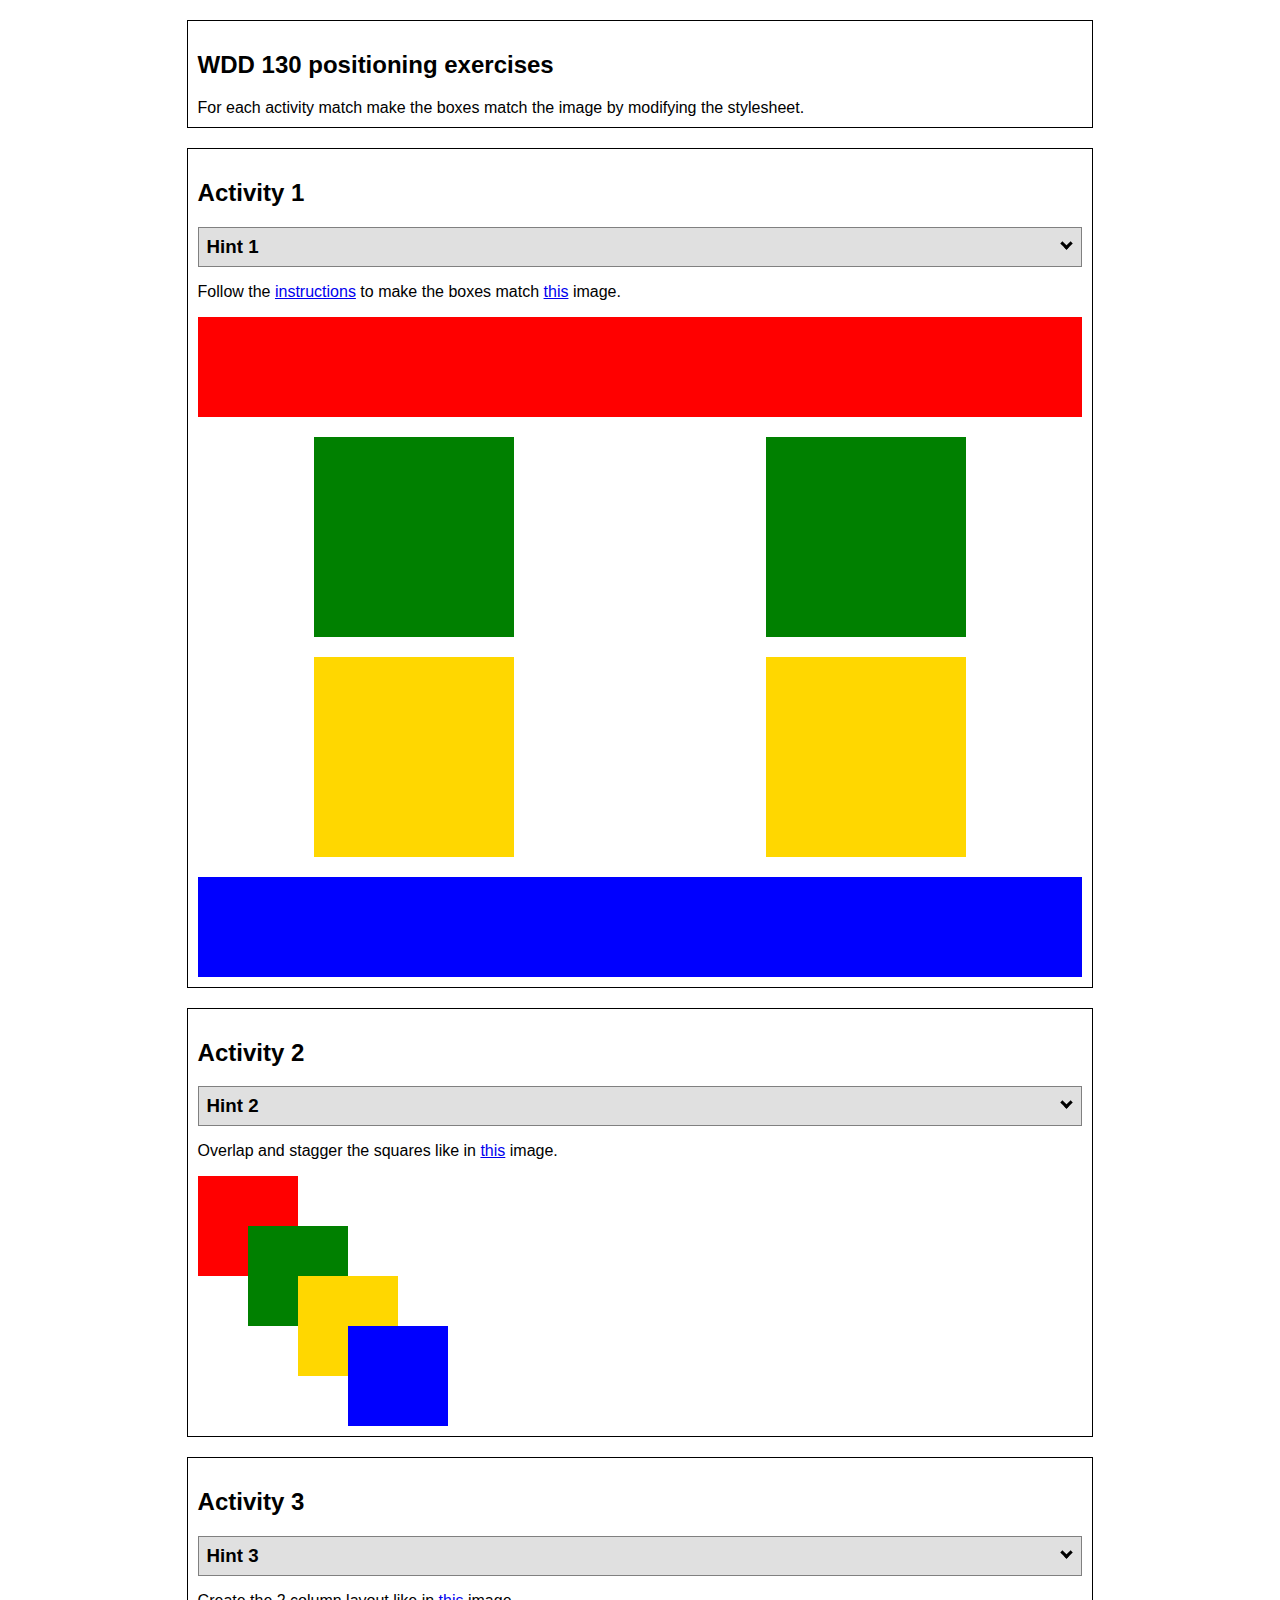
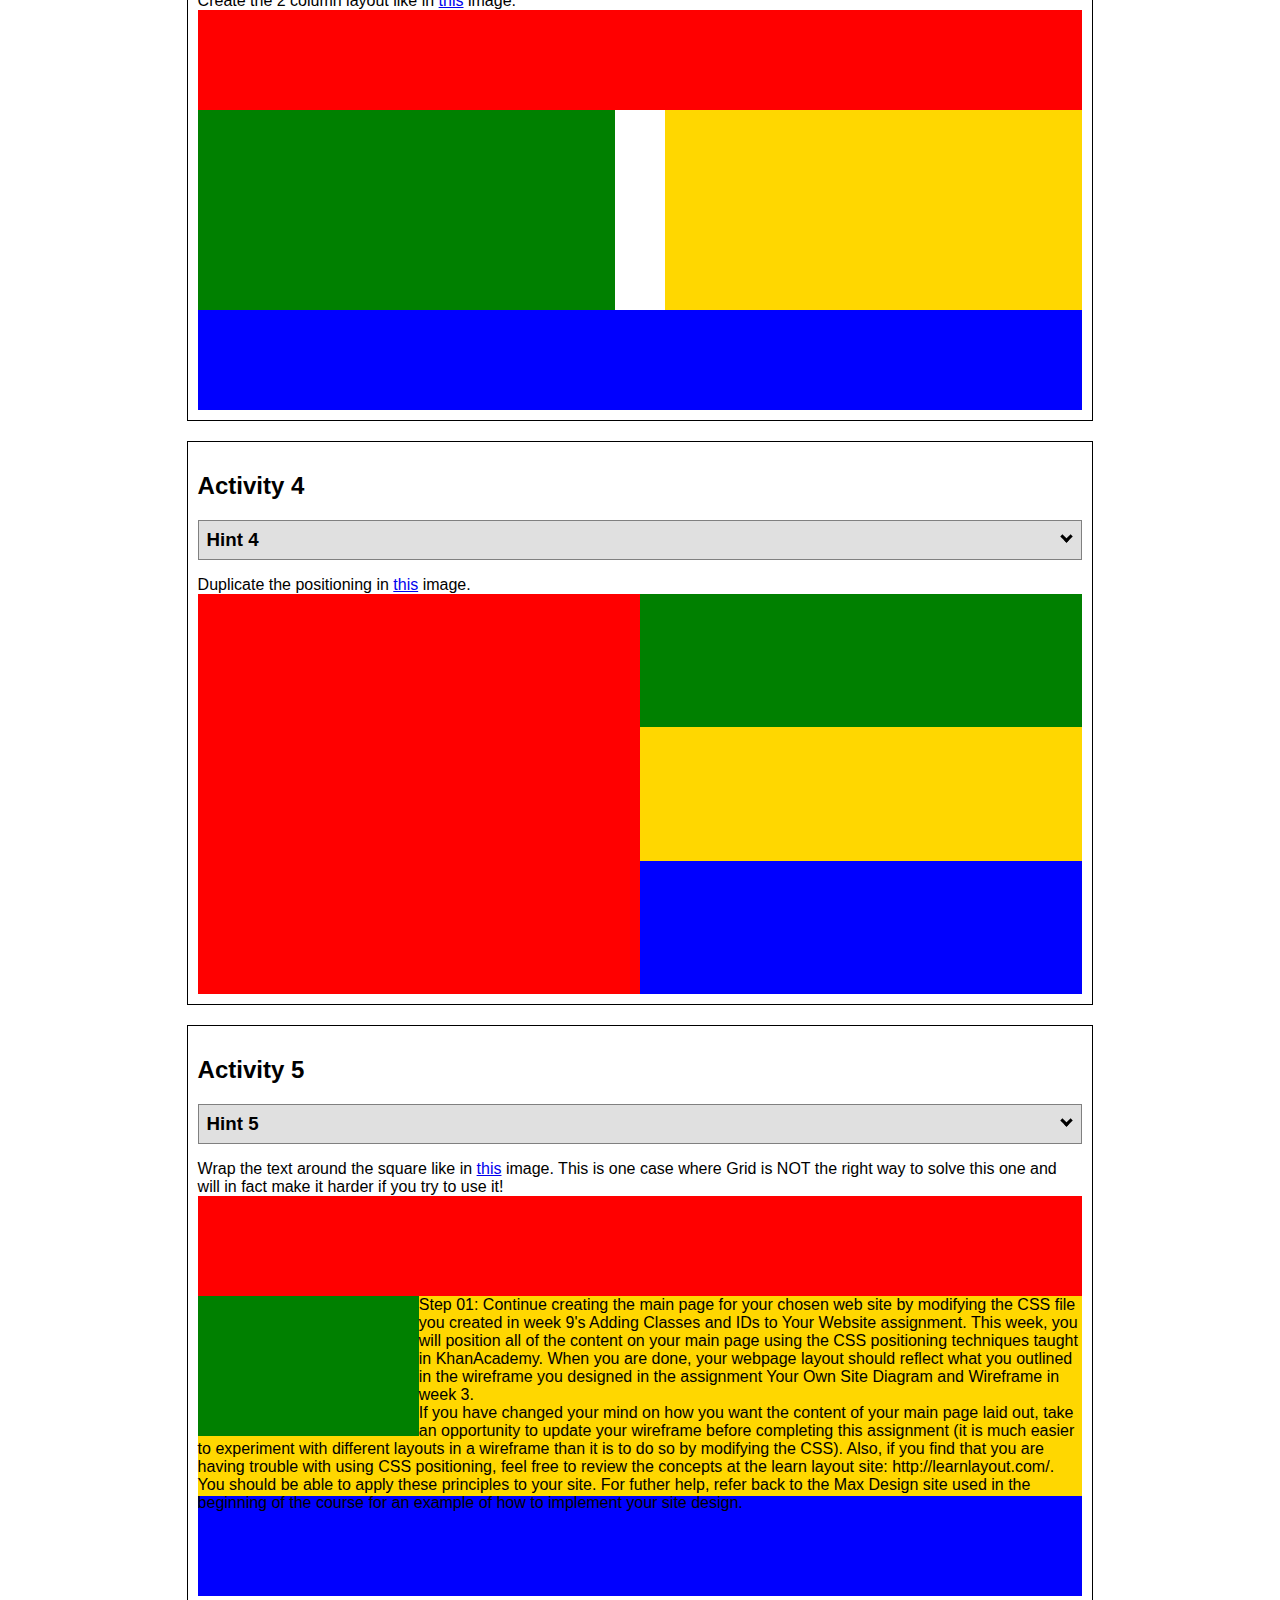
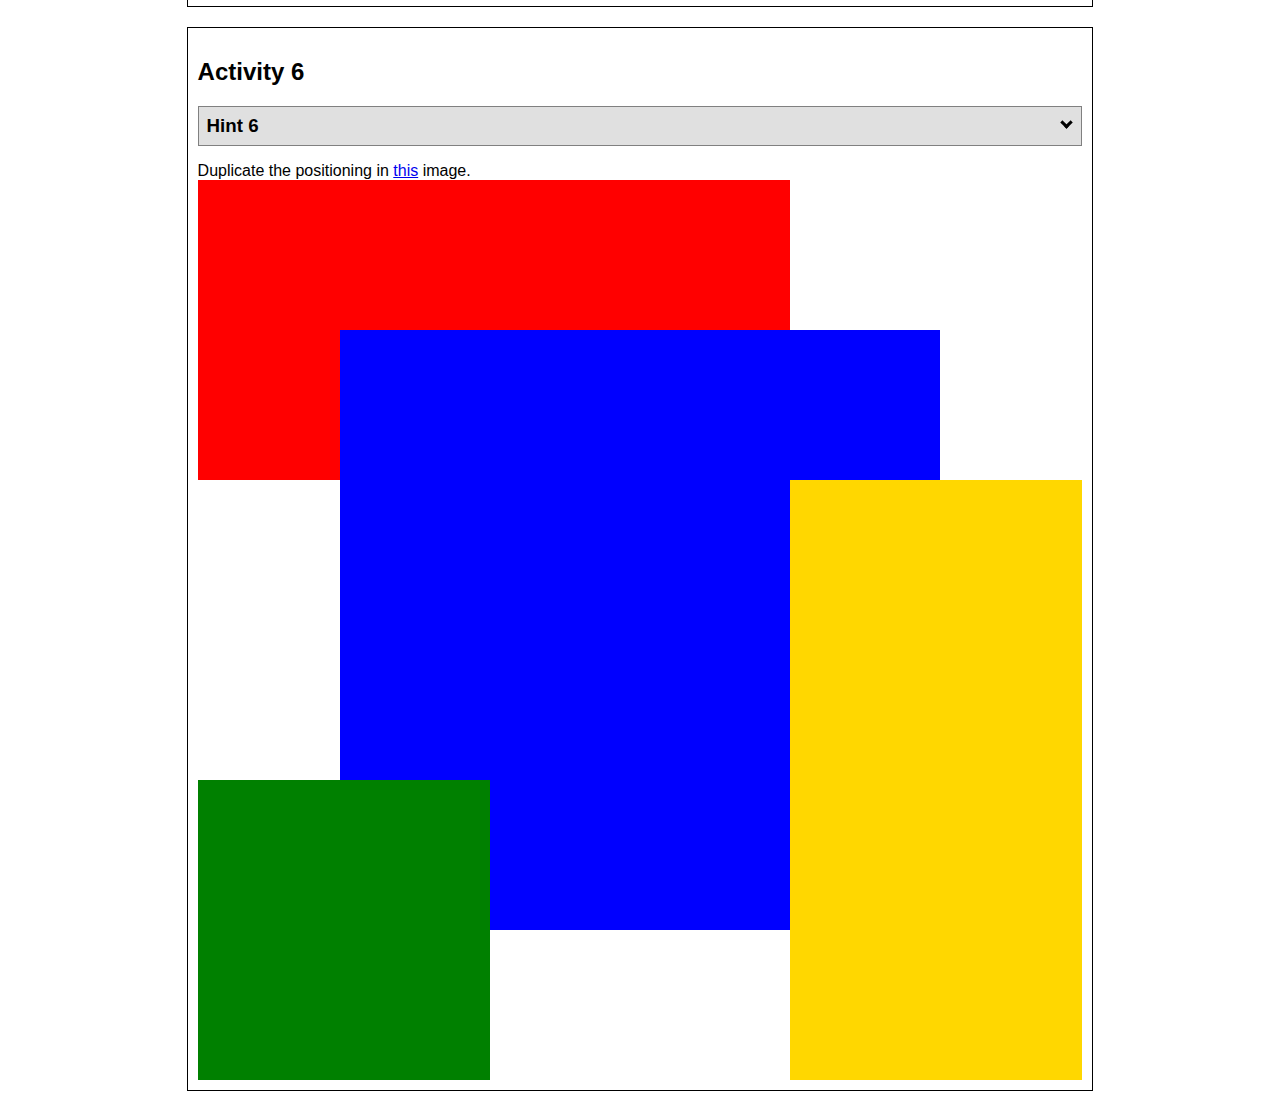
<file: positioning/positioning.html>
<!DOCTYPE html>
<html lang="en">
  <head>
    <!-- HTML - Name: positioning.html -->
    <title>Positioning Activity</title>
    <link rel="stylesheet" type="text/css" href="positionstyles.css" />
  </head>
  <body>
    <div class="activity">
      <h2>WDD 130 positioning exercises</h2>
      For each activity match make the boxes match the image by modifying the stylesheet.</div>
    <div class="activity">
      <h2>Activity 1</h2>
      <section class="hint"><input type="checkbox" ><i></i> <h3>Hint 1</h3><div><p>Check out the <a href="https://byui-wdd.github.io/wdd130/activities/w06-css-positioning.html" target="_blank">activity instructions</a> in Ilearn!</p></div></section>
      <p>Follow the <a href="https://byui-wdd.github.io/wdd130/activities/w06-css-positioning.html" target="_blank">instructions</a> to make the boxes match  <a href="https://byui-wdd.github.io/wdd130/images/example1.png" target="_blank">this</a> image.</p>
      <div class="content1" >
        <div class="red1" ></div>
        <div class="green1" ></div>
        <div class="green1" ></div>
        <div class="yellow1"></div>
        <div class="yellow1"></div>
        <div class="blue1"></div>
      </div>
    </div>
    <div class="activity">
      <h2>Activity 2</h2>
      <section class="hint"><input type="checkbox" > <h3>Hint 2</h3><i></i><div>
      <ul>
      <li>grid-template-columns: 50px 50px 50px 50px 50px </li></ul></div></section>
      <p>Overlap and stagger the squares like in <a href="https://byui-wdd.github.io/wdd130/images/example2.png" target="_blank">this</a> image.</p>
      <div class="content2" >
        <div class="red2" ></div>
        <div class="green2" ></div>
        <div class="yellow2"></div>
        <div class="blue2"></div>
      </div>
    </div>
    <div class="activity">
      <h2>Activity 3</h2>
      <section class="hint"><input type="checkbox" > <h3>Hint 3</h3><i></i><div><p>This one is going to be best solved with CSS Grid. Remember to make the boxes the right width first...then start moving them around. </p><h4>Properties used:</h4><ul><li>display:grid;</li><li>grid-template-columns:</li><li>grid-column-gap:</li>
        <li>grid-column:</li>  </ul></div></section>
      Create the 2 column layout like in <a href="https://byui-wdd.github.io/wdd130/images/example3.png" target="_blank">this</a>  image.
      <div class="content3" >
        <div class="red3" ></div>
        <div class="green3" ></div>
        <div class="yellow3"></div>
        <div class="blue3"></div>
      </div>
    </div>
    <div class="activity">
      <h2>Activity 4</h2>
      <section class="hint"><input type="checkbox" > <h3>Hint 4</h3><i></i><div><p>For the others we have been primarily concerned with width. For this one you will need to adjust height as well. </p><h4>Properties used:</h4><ul><li>display:grid;</li><li>grid-template-columns:</li><li>grid-row:</li></ul></div></section>
      Duplicate the positioning in <a href="https://byui-wdd.github.io/wdd130/images/example4.png" target="_blank">this</a> image. 
      <div class="content4" >
        <div class="red4" ></div>
        <div class="green4" ></div>
        <div class="yellow4"></div>
        <div class="blue4"></div>
      </div>
    </div>

    <div class="activity">
      <h2>Activity 5</h2>
      <section class="hint"><input type="checkbox" > <h3>Hint 5</h3><i></i><div><p>Grid is <strong>not</strong> the right way to do this.  In fact there is only one way to really do that...and that is with float. Remember that we float the thing we want the text to wrap around.  Also remember to start by making all the shapes the right size and shape.</p><h4>Properties used:</h4><ul><li>float: left;</li></ul></div></section>
      Wrap the text around the square like in <a href="https://byui-wdd.github.io/wdd130/images/example5.png" target="_blank">this</a> image. This is one case where Grid is NOT the right way to solve this one and will in fact make it harder if you try to use it!
      <div class="content5" >
        <div class="red5" ></div>
        <div class="green5" ></div>
        <div class="yellow5">Step 01: Continue creating the main page for your chosen web site by modifying the CSS file you created in week 9's Adding Classes and IDs to Your Website assignment. This week, you will position all of the content on your main page using the CSS positioning techniques taught in KhanAcademy. When you are done, your webpage layout should reflect what you outlined in the wireframe you designed in the assignment Your Own Site Diagram and Wireframe in week 3. <br />
          If you have changed your mind on how you want the content of your main page laid out, take an opportunity to update your wireframe before completing this assignment (it is much easier to experiment with different layouts in a wireframe than it is to do so by modifying the CSS). Also, if you find that you are having trouble with using CSS positioning, feel free to review the concepts at the learn layout site: http://learnlayout.com/. You should be able to apply these principles to your site. For futher help, refer back to the Max Design site used in the beginning of the course for an example of how to implement your site design.</div>
        <div class="blue5"></div>
      </div>
    </div>
    <div class="activity">
      <h2>Activity 6</h2>
      <section class="hint"><input type="checkbox" > <h3>Hint 6</h3><i></i><div><p>This one is all about visualizing the grid behind the layout. If you are having a hard time doing that first: all the sizes are even multiples of 100, and second here is another example with the lines drawn: <a href="https://byui-wdd.github.io/wdd130/images/example6-hint.png" target="_blank">example 6 with lines</a>. For this one you will find it easiest if you use px for the column width. You can also use <kbd>z-index</kbd> to control the element layering.    </p><h4>Properties used:</h4><ul><li>display:grid;</li><li>grid-template-columns:</li><li>grid-column:</li><li>grid-row:</li><li><a href="https://www.w3schools.com/cssref/pr_pos_z-index.asp" target="_blank">z-index:</a></li></ul></div></section>
      Duplicate the positioning in <a href="https://byui-wdd.github.io/wdd130/images/example6.png" target="_blank">this</a> image.
      <div class="content6" >
        <div class="red6" ></div>
        <div class="green6" ></div>
        <div class="yellow6"></div>
        <div class="blue6"></div>
      </div>
    </div>
  </body>
</html>
</file>
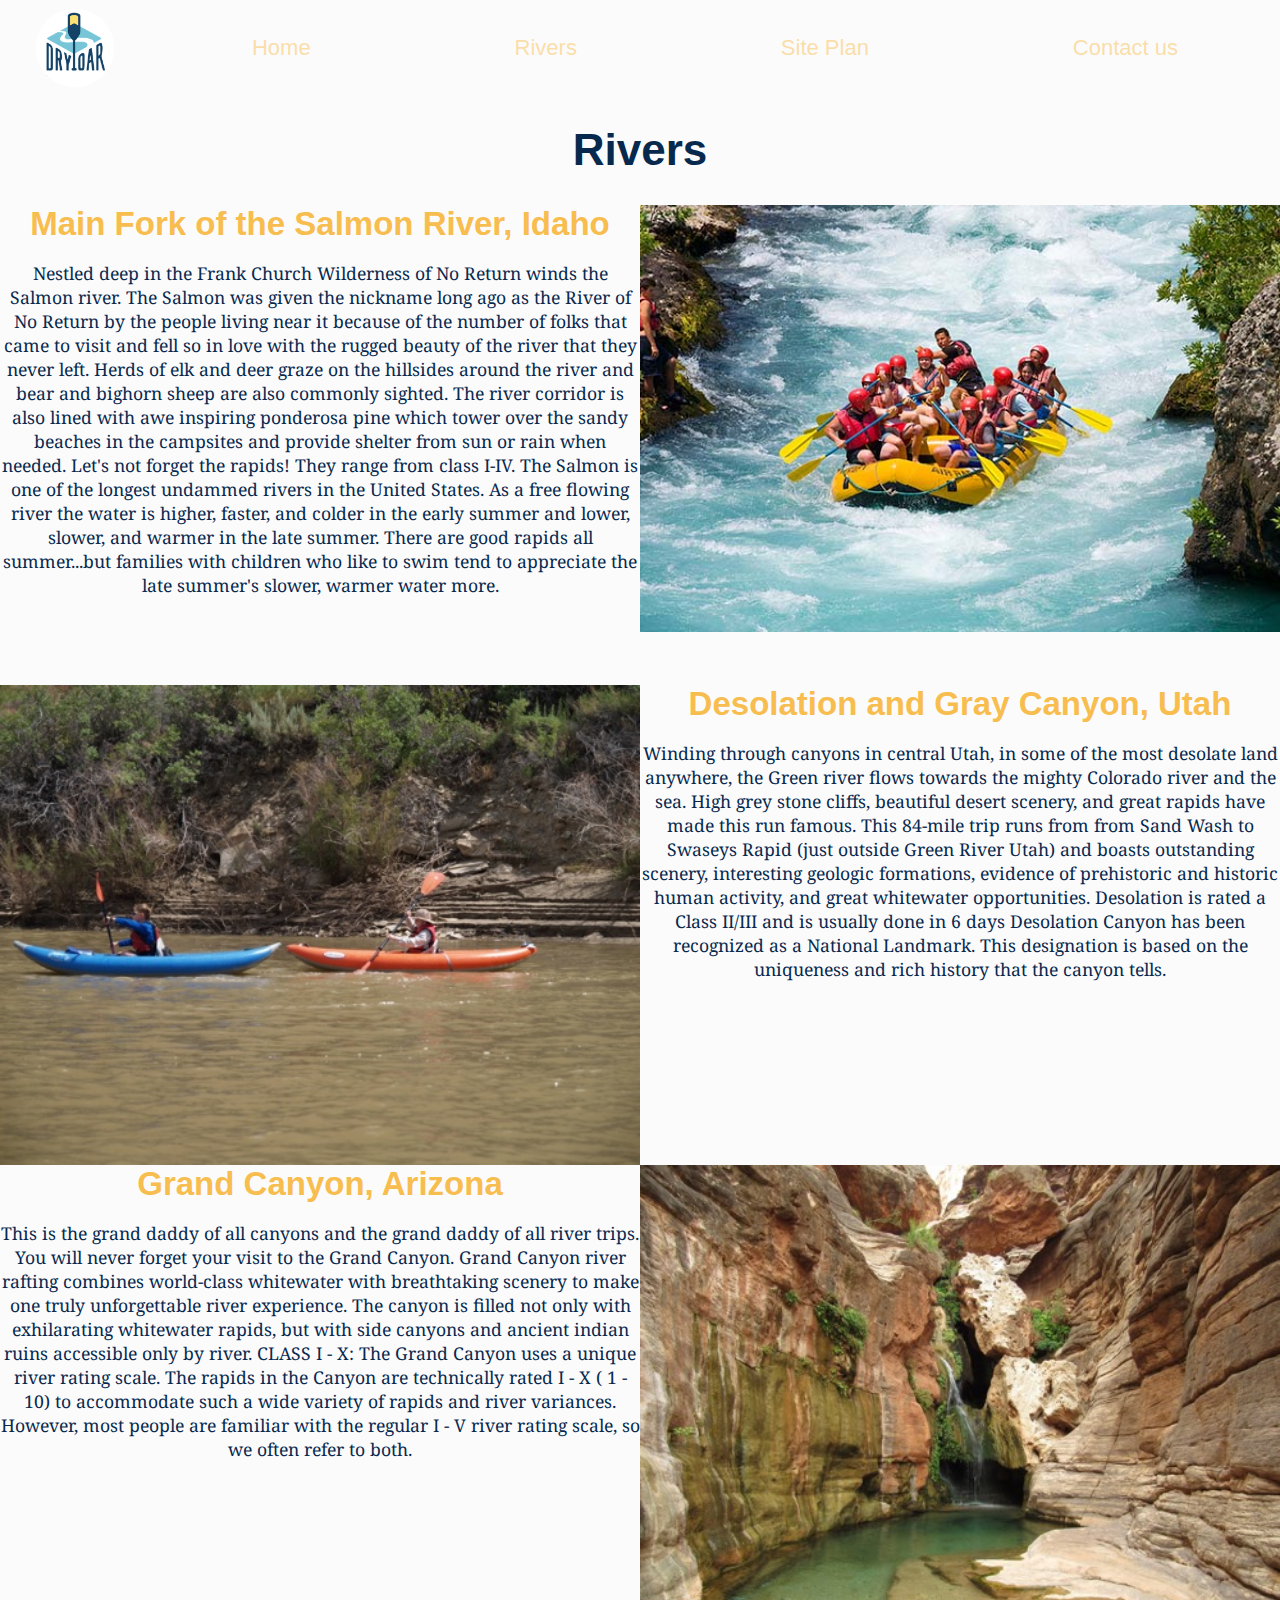
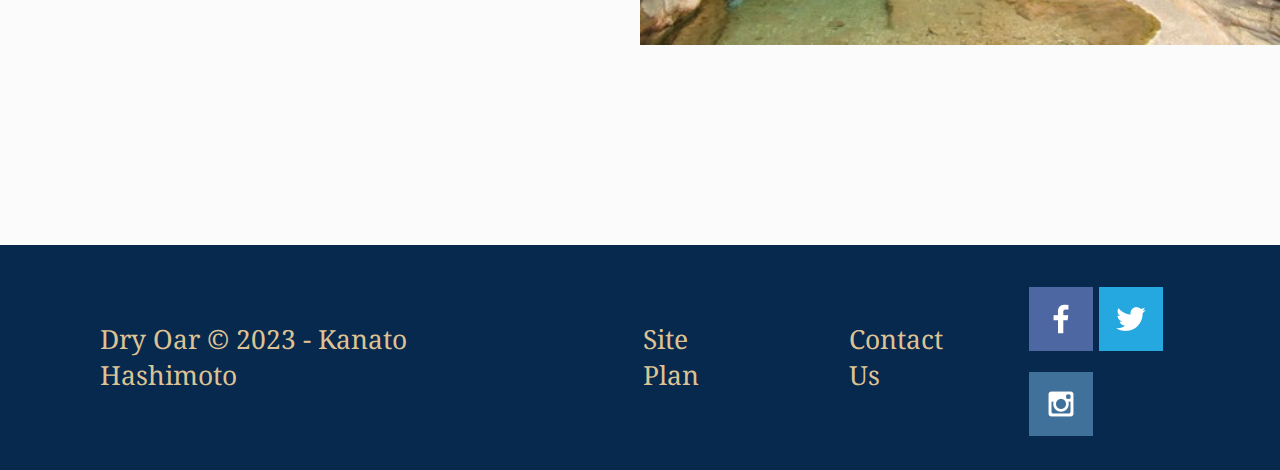
<file: wwr/rivers.html>
<!DOCTYPE html>
<html lang="en">
<head>
    <link rel="stylesheet" href="styles/style.css">
    <meta charset="UTF-8">
    <meta http-equiv="X-UA-Compatible" content="IE=edge">
    <meta name="viewport" content="width=device-width, initial-scale=1.0">
    <title>Rivers</title>
</head>
<body>
    <div id="content">
  <header>
    <a id="logo_link" href="index.html">
        <img class="logo" src="styles/images/logo.png" alt="Dry Oar Logo">
    </a>
    <nav>
        <a href="index.html">Home</a>
        <a href="rivers.html">Rivers</a>
        <a href="site-plan-rafting.html">Site Plan</a>
        <a href="contactus.html">Contact us</a>
    </nav>
  </header>  
  
  <div class="headline">
    <h1>Rivers</h1>
 </div>

  <main class="rivers-grid">
    <section id="river1">
        <h2>Main Fork of the Salmon River, Idaho</h2>
        <p>Nestled deep in the Frank Church Wilderness of No Return winds the Salmon river. The Salmon was given the nickname long ago as the River of No Return by the people living near it because of the number of folks that came to visit and fell so in love with the rugged beauty of the river that they never left.

            Herds of elk and deer graze on the hillsides around the river and bear and bighorn sheep are also commonly sighted. The river corridor is also lined with awe inspiring ponderosa pine which tower over the sandy beaches in the campsites and provide shelter from sun or rain when needed.
            
            Let's not forget the rapids! They range from class I-IV. The Salmon is one of the longest undammed rivers in the United States. As a free flowing river the water is higher, faster, and colder in the early summer and lower, slower, and warmer in the late summer. There are good rapids all summer...but families with children who like to swim tend to appreciate the late summer's slower, warmer water more.
        </p>
    </section>
    <img class="river1-img" src="styles/images/river1.jpeg" alt="river1-img">
    
    <section id="river2">
        <h2>Desolation and Gray Canyon, Utah</h2>
        <p>Winding through canyons in central Utah, in some of the most desolate land anywhere, the Green river flows towards the mighty Colorado river and the sea. High grey stone cliffs, beautiful desert scenery, and great rapids have made this run famous. This 84-mile trip runs from from Sand Wash to Swaseys Rapid (just outside Green River Utah) and boasts outstanding scenery, interesting geologic formations, evidence of prehistoric and historic human activity, and great whitewater opportunities.

            Desolation is rated a Class II/III and is usually done in 6 days
            
            Desolation Canyon has been recognized as a National Landmark.  This designation is based on the uniqueness and rich history that the canyon tells.
        </p>
    </section>
    <img class="river2-img" src="styles/images/river2.jpeg" alt="river2-img">

    <section id="river3">
        <h2>Grand Canyon, Arizona</h2>
        <p>This is the grand daddy of all canyons and the grand daddy of all river trips. You will never forget your visit to the Grand Canyon.

            Grand Canyon river rafting combines world-class whitewater with breathtaking scenery to make one truly unforgettable river experience. The canyon is filled not only with exhilarating whitewater rapids, but with side canyons and ancient indian ruins accessible only by river.
            
            CLASS I - X: The Grand Canyon uses a unique river rating scale. The rapids in the Canyon are technically rated I - X ( 1 - 10) to accommodate such a wide variety of rapids and river variances. However, most people are familiar with the regular I - V river rating scale, so we often refer to both.
        </p>
    </section>
    <img class="river3-img" src="styles/images/river3.jpeg" alt="river3-img">
    
  </main>
  <footer>
    <p>Dry Oar &copy; 2023 - Kanato Hashimoto</p>
    <p><a href="site-plan-rafting.html">Site Plan</a></p>
    <p><a href="contactus.html">Contact Us</a></p>
    <div class="social">
        <a href="https://facebook.com" target="_blank">
            <img src="styles/images/facebook.png" alt="fb icon">
        </a>
        <a href="https://twitter.com" target="_blank">
            <img src="styles/images/twitter.png" alt="twitter icon">
        </a>
        <a href="https://instagram.com" target="_blank">
            <img src="styles/images/instagram.png" alt="instagram icon">
        </a>
    </div>
  </footer>
</div>
</body>
</html>
</file>
<file: my site/style.css>
@import url('https://fonts.googleapis.com/css2?family=Cormorant+Garamond:ital,wght@1,300&family=Gloria+Hallelujah&family=Noto+Serif&family=Shantell+Sans:wght@300&display=swap');

body {
    background-color: #FFFFFF;
    font-family: "Noto Serif",Lato, Helvetica, sans-serif;
    font-size: 22px;
    margin: 0;
    padding: 0;
}

header {
    display: grid;
    grid-template-columns: 150px auto;
    background-color: rgb(54, 97, 177);
}

.logo {
    width: 110px;
    height: 100%;
}

nav {
    text-align: center;
    display: flex;
    justify-content: space-around;
    margin: 35px;
}

nav a{
    color: rgb(42, 182, 200);
}

.home-grid h1, h4{
    text-align: center;
    font-family: "Shantell Sans", "IM Fell French Canon SC";;
}


.home2-img {
    width: 100%
}


.home-msg2 {
    display: grid;
    grid-template-columns: repeat(10, 1fr);
    grid-template-rows: repeat(10, 1fr);
    margin: 30px;
}

.msg {
    background-color: #0affeb;
    grid-column: 1/6;
    grid-row: 2/6;
}

.home2-img {
    grid-column: 4/11;
    grid-row: 4/11;
    z-index: -1;
}

.msg h4{
    font-size: 30px;
}

footer {
    display: flex;
    justify-content: space-around;
    align-items: center;
    margin: 20px;
    background-color:#0affeb;
}





main h2 {
    font-family: "Shantell Sans", "IM Fell French Canon SC";
}

.ski {
    display: grid;
    grid-template-columns: repeat(11, 1fr);
    grid-template-rows: repeat(5, 1fr);
  
}

.list-ski {
    grid-column: 3/5;
    grid-row: 1/5;
}

.ski-img {
    width: 500px;
    height: 500px;
    grid-column: 6/11;
    grid-row: 1/5;
}

.snowboarding{
    display: grid;
    grid-template-columns: repeat(10, 1fr);
    grid-template-rows: repeat(5, 1fr);
}

.list-snowboarding {
    grid-column: 5/11;
    grid-row: 1/5;
}

.snowboarding-img {
    width: 500px;
    height: 500px;
    grid-column: 2/4;
    grid-row: 1/5;
}



.idaho-img, .utah-img {
    width: 650px;
    height: 100%;
}

.idaho {
    display: grid;
    grid-template-columns: repeat(5, 1fr);
    grid-template-rows: repeat(5, 1fr);
    margin-top: 50px;
}

.idaho-list {
    grid-column: 1/3;
    grid-row: 1/6;
}

.idaho-img {
    grid-column: 4/6;
    grid-row: 1/6;
}

.utah {
    display: grid;
    grid-template-columns: repeat(5, 1fr);
    grid-template-rows: repeat(5, 1fr);
    margin-top: 50px;
}

.utah-list {
    grid-column: 1/3;
    grid-row: 1/6;
}

.utah-img {
    grid-column: 4/6;
    grid-row: 1/6;
}

main p {
    font-size: 18px;
}

.snow {
    margin: 25px;
}




* {box-sizing:border-box}

/* Slideshow container */
.slideshow-container {
  max-width: 100%;
  position: relative;
  margin: auto;
}


.mySlides {
  display: none;
}

/* Next & previous buttons */
.prev, .next {
  cursor: pointer;
  position: absolute;
  top: 50%;
  width: auto;
  margin-top: -22px;
  padding: 16px;
  color: white;
  font-weight: bold;
  font-size: 18px;
  transition: 0.6s ease;
  border-radius: 0 3px 3px 0;
  user-select: none;
}

/* Position the "next button" to the right */
.next {
  right: 0;
  border-radius: 3px 0 0 3px;
}

/* On hover, add a black background color with a little bit see-through */
.prev:hover, .next:hover {
  background-color: rgba(0,0,0,0.8);
}

/* Caption text */
.text {
  color: #f2f2f2;
  font-family: "Shantell Sans", "IM Fell French Canon SC";
  font-size: 40px;
  padding: 8px 12px;
  position: absolute;
  top: 200px;
  width: 100%;
  text-align: center;
}

/* Number text (1/3 etc) */
.numbertext {
  color: #f2f2f2;
  font-size: 12px;
  padding: 8px 12px;
  position: absolute;
  top: 0;
}

/* The dots/bullets/indicators */
.dot {
  cursor: pointer;
  height: 15px;
  width: 15px;
  margin: 0 2px;
  background-color: #bbb;
  border-radius: 50%;
  display: inline-block;
  transition: background-color 0.6s ease;
}

.active, .dot:hover {
  background-color: #717171;
}

/* Fading animation */
.fade {
  animation-name: fade;
  animation-duration: 1.5s;
}

@keyframes fade {
  from {opacity: .4}
  to {opacity: 1}
}

@media screen and (max-width: 900px){
    nav {
        text-align: center;
        display: flex;
        justify-content: space-between;
        margin: 10px;
        align-items: center;
        align-content: center;
        flex-wrap: wrap;
        flex-direction: row;
    }

    .text {
        color: #f2f2f2;
        font-family: "Shantell Sans", "IM Fell French Canon SC";
        font-size: 20px;
        padding: 8px 12px;
        position: absolute;
        top: 25px;
        width: 100%;
        text-align: center;
    }

    .msg {
        background-color: #0affeb;
        grid-column: 1/11;
        grid-row: 2/6;
    }

    .home2-img {
        grid-column: 1/11;
        grid-row: 6/11;
        z-index: -1;
    }

    .msg h4 {
        font-size: 20px;
    }

    .social {
        display: flex;
        flex-direction: row;
        justify-content: space-around;
        align-items: baseline;
        align-content: flex-start;
        flex-wrap: nowrap;
    }

    footer {
        display: flex;
        justify-content: space-evenly;
        align-items: center;
        margin: 20px;
        background-color: #0affeb;
        align-content: stretch;
        flex-direction: column;
        font-size: 19px;
    }

    .idaho-img {
        grid-column: 1/6;
        grid-row: 4/6;
    }

    .idaho-list {
        grid-column: 1/6;
        grid-row: 1/4;
    }

    .idaho-img, .utah-img {
        width: 375px;
        height: 667px;
    }

    .list-ski {
        grid-column: 1/12;
        grid-row: 1/3;
    }

    .ski-img {
        width: 100%;
        height: 100%;
        grid-column: 1/12;
        grid-row: 3/6;
    }

    .list-snowboarding {
        grid-column: 1/11;
        grid-row: 1/3;
    }

    .snowboarding-img {
        width: 100%;
        height: 100%;
        grid-column: 1/11;
        grid-row: 3/6;
    }

    .utah-img {
        grid-column: 1/6;
        grid-row: 3/6;
    }

    .utah-list {
        grid-column: 1/6;
        grid-row: 1/3;
    }

    nav {
        text-align: center;
        display: flex;
        justify-content: space-around;
        margin: 10px;
        align-items: center;
        flex-wrap: wrap;
        flex-direction: column;
    }
}
</file>
<file: wwr/styles/style.css>
@import url('https://fonts.googleapis.com/css2?family=Gloria+Hallelujah&family=Noto+Serif&display=swap');

body {
    background-color: #fcfbfb;
    font-family: Raleway, Arial, sans-serif;
    font-size: 22px;
    margin: 0;
    padding: 0;
}

h2 {
    margin: 0;
}

.home-title, .home-grid h2, .msg h2 {
    font-family: "Gloria Hallelujah", "Brush Script MT", sans-serif;
    font-size: 2em;
}

p, h4 {
    font-family: "Noto Serif", Helvetica, sans-serif;
    font-size: .8em;
}

.book, .join {
    font-family: "Noto Serif", Helvetica, sans-serif;
    font-size: 18px;
    padding: 15px 30px;
    border-radius: 5px;
}


#content{
    max-width: 1600pt;
    margin: 0 auto;
}

#logo_link1 {
    padding-top: 5px;
}

nav a{
    text-align: center;
    color:#fada9ee4;
    text-decoration: none;
    padding: 35px;

}
#hero-msg h1{
    text-align: center;
    color: white;
}
#hero-msg h4{
    text-align: center;
    color: white;
}
.button-box{
    text-align: center;   
}
main section{
    text-align: center;
    color: #08294e;
}
#background {
    height: 725px;
}



nav a:hover{
    background-color: #f8bd4f;
    color:#fbfbfb;
    height: 22px;
}

.book {
    background-color: #08294e;
    color:#EBEBEB;
    text-decoration: none;
    margin-top: 50px;
}

.join{
    background-color: #fada9ee4;
    color:#08294e;
    text-decoration: none;
    margin-top: 50px;
}

.book:hover, .join:hover{
    background-color: #f8bd4f;
}

#background{
    background-color: #fada9ee4;
}

.msg{
    background-color: #08294e;
    color:#EBEBEB;
    line-height: 1.5em;
    padding: 35px;
}

footer{
    background-color: #08294e;
    color:#fada9ee4;
    text-decoration: none;
    padding: 25px 50px;
    margin-top: 200px;
}

footer a{
    background-color: #08294e;
    color:#fada9ee4;
    text-decoration: none;
}

footer a:hover{
    background-color: #f8bd4f;
    width: 80px;
}

.icon {
    width: 80px;
    padding-top: 10px;
}

#hero-img{
    width: 100%
}

footer p {
    font-size: 1.2em;
    padding: 25px 50px;
}

footer p a:hover {
    background-color: #EBEBEB;
    color:#f8bd4f;
    text-decoration: underline;
}    

.msg p{
    padding-bottom: 15px;
}

footer .social img {
    padding-top: 15px;
}

.home-title {margin-top: 10px;}

.rivers-card, .camping-card, .rapids-card {
    margin: 200px 0;
}

.card-img {
    border: 10px solid #d9c2a3;
}

main section img {box-sizing: border-box;}

.logo {
    width: 80px;
}

header {
    display: grid;
    grid-template-columns: 150px auto;
}

nav {
    display: flex;
    justify-content: space-around;
}

#logo_link {
    padding-top: 5px;
    justify-self: center;
    align-self: center;
}

#hero {
    display: grid;
    grid-template-columns: 1fr 3fr 1fr;
    margin-top: -100px;
}

#hero-box{
    grid-column: 1/4;
    grid-row: 1/3;
    z-index: -1;
    
}

#hero-msg{
    grid-column: 2/3;
    grid-row: 1/3;
    margin-top: 100px;
}

.home-grid {
    display: grid;
    grid-template-columns: repeat(10, 1fr);
}

.card-img, .mountains {
    width: 100%
}

.rivers-card {
    grid-column: 2/4;
    grid-row: 2/3;
}

.camping-card {
    grid-column: 5/7;
    grid-row: 2/3;
}

.rapids-card {
    grid-column: 8/10;
    grid-row: 2/3;
}

#background {
    grid-column: 1/11;
    grid-row: 4/9;
}

.mountains {
    grid-column: 2/7;
    grid-row: 5/8;
}

.msg {
    grid-column: 6/10;
    grid-row: 6/7;
}

footer {
    display: flex;
    justify-content: space-around;
    align-items: center;
}

.card-img {
    border: 10px solid #d9c2a3;
    transition: transform .5s;
    box-shadow: 5px 5px 10px #6f7364;
}
.card-img:hover {
    opacity: .6;
    transform: scale(1.1);
}

.msg {
    background-color: #6f7364;
    padding: 35px;
    grid-column: 6/10;
    grid-row: 6/7;
    box-shadow: 5px 5px 10px #6f7364;
}
.mountains {
    width: 100%;
    grid-column: 2/7;
    grid-row: 5/8;
    box-shadow: 5px 5px 10px #6f7364;
}


@media screen and (max-width: 900px) {
    #hero, .home-grid {
        display: block;
        height: auto;
    }
    nav, footer {
        flex-direction: column;
    }
    nav a {
        display: block;
        padding: 15px;
    }
    #hero {
        margin-top: 0;
    }
    #hero-msg {
        margin-top: 0;
    }
    #hero-msg h4 {
        display: none;
    }
    .home-title {
        font-size: 25px;
        color: #6f7364;
    }
    .rivers-card, .camping-card, .rapids-card { 
        margin: 50px auto;
        width: 60%;
    }
    #background {
        display: none;
    }
    .mountains, .msg {
        width: 80%;
        display: block;
        margin: 0 auto;
    }
    footer {
        margin-top: 25px;
    }
}

.headline{
    text-align: center;
    color: #08294e;
}

.rivers-grid{
    display: grid;
    grid-template-columns: 1fr 1fr;
    grid-template-rows: 1fr 1fr 1fr;   
}

#river1{
    width: 100%;
    grid-column: 1/2;
    grid-row:1/2;
}

.river1-img{
    width: 100%;
    grid-column: 2/3;
    grid-row: 1/2
}

#river2{
    width: 100%;
    grid-column: 2/3;
    grid-row: 2/3
}

.river2-img{
    width: 100%;
    grid-column: 1/2;
    grid-row: 2/3;
}

#river3{
    width: 100%;
    grid-column: 1/2;
    grid-row: 3/4;
}

.river3-img{
    width: 100%;
    grid-column: 2/3;
    grid-row: 3/4;
}

h2{
    color: #f8bd4f;
}

form {
    /* Center the form on the page */
    margin: 0 auto;
    width: 400px;
    /* Form outline */
    padding: 1em;
    border: 1px solid #ccc;
    border-radius: 1em;
  }
  
  ul {
    list-style: none;
    padding: 0;
    margin: 0;
  }
  
  form li + li {
    margin-top: 1em;
  }
  
  label {
    /* Uniform size & alignment */
    display: inline-block;
    width: 90px;
    text-align: right;
  }
  
  input,
  textarea {
    /* To make sure that all text fields have the same font settings
       By default, textareas have a monospace font */
    font: 1em sans-serif;
  
    /* Uniform text field size */
    width: 300px;
    box-sizing: border-box;
  
    /* Match form field borders */
    border: 1px solid #999;
  }
  
  input:focus,
  textarea:focus {
    /* Additional highlight for focused elements */
    border-color: #000;
  }
  
  textarea {
    /* Align multiline text fields with their labels */
    vertical-align: top;
  
    /* Provide space to type some text */
    height: 5em;
  }
  
  .button {
    /* Align buttons with the text fields */
    padding-left: 90px; /* same size as the label elements */
  }
  
  button {
    /* This extra margin represent roughly the same space as the space
       between the labels and their text fields */
    margin-left: 0.5em;
  }

  #feedback {
    background-color: antiquewhite;
    position: absolute;
    top: 0;
    left: 0;
    right: 0;
    padding: .5em;
    /* make this element invisible until we are ready for it */
    display: none;      
}
.moveDown {
    margin-top: 3em;
}
</file>
<file: my site/site-plan.css>
/* if you are using any Google fonts change the font names below to your fonts. 
Any spaces in your font name should be replaced with a +. 
Fonts are separated by a | */
@import url('https://fonts.googleapis.com/css2?family=Cormorant+Garamond:ital,wght@1,300&family=Gloria+Hallelujah&family=Noto+Serif&family=Shantell+Sans:wght@300&display=swap');

:root {
  /* change the values below to your colors from your palette */
  --primary-color: #FFFFFF;
  --secondary-color: #120602;
  --accent1-color: #0affeb;
  --accent2-color: #3661b1;

  /* change the values below to your chosen font(s) */
  --heading-font: "Shantell Sans", "IM Fell French Canon SC";
  --paragraph-font: "Noto Serif",Lato, Helvetica, sans-serif;

  /* these colors below should be chosen from among your palette colors above */
  --headline-color-on-white: #0affeb;  /* headlines on a white background */ 
  --headline-color-on-color: #3661b1; /* headlines on a colored background */ 
  --paragraph-color-on-white: #120602; /* paragraph text on a white background */ 
  --paragraph-color-on-color: #120602; /* paragraph text on a colored background */ 
  --paragraph-background-color: white  ;
  --nav-link-color: #0affeb;
  --nav-background-color: #3661b1;
  --nav-hover-link-color: white;
  --nav-hover-background-color: #3661b1;
}


/*  Look around below...but DON'T CHANGE ANYTHING! */

body {
  max-width: 1200px;
  margin: 0 auto;
  padding: 4em;
  font-size: 18px;
  text-align: center;
}
img {
  display: block;
  margin: 0 auto;
}
h1, h2, h3, h4, h5, h6 {
  font-family: var(--heading-font);
  color: var(--headline-color-on-white);
}
h2 {
  text-align: center;
}
hr {
  height: 3px;
  margin: 35px 0;
  background: var(--accent1-color);
}
header {
  padding: 1em;
  text-align: center;
  color: var(--headline-color-on-color);
  background-color: var(--paragraph-background-color);
}
header > h1, header > h2 {
  color: var(--headline-color-on-color);
}

p {
  font-family: var(--paragraph-font);
  color: var(--paragraph-color-on-white);
  padding: 1em;
}
.colors {
  width: 100%;
  min-width: 350px;
  margin: 30px auto;
  text-align: center;
}
.colors th {
  background-color: #999;
}
.colors td{
  width: 25%;
  height: 3em;
}

.primary {
  background-color: var(--primary-color);
}
.secondary {
  background-color: var(--secondary-color);
}
.accent1 {
  background-color: var(--accent1-color);
}
.accent2{
  background-color: var(--accent2-color);
}

p.colored {
  background-color: var(--paragraph-background-color);
  color: var(--paragraph-color-on-color);
}

nav {
  background-color: var(--nav-background-color);
  line-height: 3em;
  text-align: center;
  font-size: 1.2em;
}
nav  {
  list-style-type: none;
  display: flex;

}
nav a {
  padding:1em;
  min-width: 120px;
  text-decoration: none;
  padding: 10px;

}
nav a:link, nav a:visited {
  color: var(--nav-link-color);
}
nav a:hover {
  color: var(--nav-hover-link-color);
  background-color: var(--nav-hover-background-color);
}

.sitemap {
  display: grid;
  justify-content: center;

  grid-template-columns: repeat(6, 15%);
  grid-template-rows: 3em 1.5em 1.5em 3em;
  grid-template-areas: ". . home home . ."
    ". . . top . ."
    ". left left right right ."
    "page2 page2 . . page3 page3";
}
.sitemap > div {

  text-align: center;

}
.sm-home {
  grid-area: home;
  background-color: #ccc;
  line-height: 3em;
}
.sm-page2 {
  grid-area: page2;
  background-color: #ccc;
  line-height: 3em;
}
.sm-page3 {
  grid-area: page3;
  background-color: #ccc;
  line-height: 3em;
}

.top {
  grid-area: top;
  border-left: 1px solid;
}

.left {
  grid-area: left;
  border-top: 1px solid;
  border-left: 1px solid;
}

.right {
  grid-area: right;
  border-top: 1px solid;
  border-right: 1px solid;
}

img {
  width: 100%;
}
</file>
<file: positioning/positionstyles.css>
/* CSS - Name: "positionstyles.css" */
/* Activity 1 styles */
.content1 {
  /* This is the parent of the activity 1 boxes. */
display: grid;
grid-template-columns: 1fr 1fr;
justify-items: center;
grid-gap: 20px;
}
.red1 { 
  width: 100%; 
  height: 100px; 
  background-color: red; 
  grid-column: 1/3;
} 
.green1 {
  width: 200px; 
  height: 200px; 
  background-color: green; 

} 
.yellow1 {
  width: 200px; 
  height: 200px; 
  background-color: gold; 
} 
.blue1 {
  width: 100%; 
  height: 100px; 
  background-color: blue; 
  grid-column: 1/3;
} 
/* Activity 2 styles */ 
.content2 {
  /* This is the parent of the activity 2 boxes. */
  display: grid;
  grid-template-columns:50px 50px 50px 50px 50px;
  grid-template-rows:50px 50px 50px 50px 50px;
}
.red2 {
  width: 100px; 
  height: 100px; 
  background-color: red; 
  
} 
.green2 { 
  width: 100px; 
  height: 100px; 
  background-color: green;
  grid-column: 2/4; 
  grid-row: 2/4;
} 
.yellow2 {
  width: 100px; 
  height: 100px; 
  background-color: gold; 
  grid-column: 3/5;
  grid-row: 3/5;
} 
.blue2 {
  width: 100px; 
  height: 100px; 
  background-color: blue; 
  grid-column: 4/6;
  grid-row: 4/6;
} 
/* Activity 3 styles */ 
.content3 {
  /* This is the parent of the activity 3 boxes. */
  display: grid;
  grid-template-columns: 1fr 1fr;
  grid-template-rows:1fr 2fr 1fr;
  grid-column-gap: 50px;
}
.red3 {
  width: 100%; 
  height: 100px; 
  background-color: red; 
  grid-column: 1/3;
} 
.green3 {
  width: 100%; 
  height: 100%; 
  background-color: green;
  grid-column: 1/2;
} 
.yellow3 {
  width: 100%; 
  height: 100%; 
  background-color: gold; 
  grid-column: 2/3;
} 
.blue3 {
  width: 100%;
  height: 100px; 
  background-color: blue; 
  grid-column:1/3
} 
/* Activity 4 styles */ 
.content4 {
  /* This is the parent of the activity 4 boxes. */
  height: 400px;
  display: grid;
  grid-template-columns: 1fr 1fr;
  grid-template-rows:1fr 1fr 1fr;
}
.red4 {
  width: 100%; 
  height: 100%; 
  background-color: red; 
  grid-column: 1/2;
  grid-row: 1/4;
} 
.green4 {
  width: 100%; 
  height: 100%; 
  background-color: green; 
  grid-column: 2/3;
  grid-row: 1/2;
} 
.yellow4 {
  width: 100%; 
  height: 100%; 
  background-color: gold; 
  grid-column: 2/3;
  grid-row: 2/3;
} 
.blue4 {
  width: 100%; 
  height: 100%; 
  background-color: blue; 
  grid-column: 2/3;
  grid-row: 3/4;
} 
/* Activity 5 styles */ 
.content5 {
  /* This is the parent of the activity 5 boxes. */
  height: 400px;
}
.red5 { 
  width: 100%; 
  height: 100px; 
  background-color: red; 
} 
.green5 { 
  width: 25%;
  height: 140px; 
  background-color: green;
  float: left; 
  

} 
.yellow5 {
  width: 100%; 
  height: 200px; 
  background-color: gold; 

} 
.blue5 {
  width: 100%; 
  height: 100px; 
  background-color: blue; 
} 
/* Activity 6 styles */ 
.content6 {
  /* This is the parent of the activity 6 boxes. */
  display: grid;
  grid-template-columns: 1fr 1fr 1fr 1fr 1fr 1fr;
  grid-template-rows: 1fr 1fr 1fr 1fr 1fr 1fr;
}
.red6 {
  width: 100%; 
  height: 100%; 
  background-color: red; 
  grid-column: 1/5;
  grid-row: 1/3;
  z-index: 1;
} 
.green6 {
  width: 100%; 
  height: 100%; 
  background-color: green; 
  grid-column: 1/3;
  grid-row: 5/7;
  z-index: 3;

} 
.yellow6 {
  width: 100%; 
  height: 100%; 
  background-color: gold; 
  grid-column: 5/7;
  grid-row: 3/7;
  z-index: 3;
} 
.blue6 {
  width: 600px; 
  height: 600px; 
  background-color: blue; 
  grid-column: 2/6;
  grid-row: 2/6;
  z-index: 2;
} 


/* Do not make any changes below here */
.activity {
  width: 70%; 
  margin: 20px auto; 
  font-family: Arial, sans-serif; 
  border: 1px solid black; 
  padding: 10px; 
  clear:both; 
  overflow: auto;
} 

.hint {
  border: 1px solid grey;
  background: #e0e0e0;
  padding: .5em;
  position: relative;
  margin: 1em 0;
}
.hint h3 {
  margin: 0;
}
.hint:hover {
  background: #d0d0d0;
}
.hint > div {
  display: none;
}

.hint input[type=checkbox] {
  position: absolute;
  width: 100%;
  height: 100%;
  opacity: 0;
  z-index: 1;
  cursor: pointer;
}

.hint input[type=checkbox]:checked ~ div {
  display: block;
}

.hint i {
  position: absolute;
  transform: translate(-6px, 0);
  margin-top: 16px;
  right: 10px;
  top: -3px;
}
.hint i:before, .hint i:after {
  content: "";
  position: absolute;
  background-color: black;
  width: 3px;
  height: 9px;
}
.hint i:before {
  transform: translate(2px, 0) rotate(45deg);
}
.hint i:after {
  transform: translate(-2px, 0) rotate(-45deg);
}

.hint input[type=checkbox]:checked ~ i:before {
  transform: translate(-2px, 0) rotate(45deg);
}
.hint input[type=checkbox]:checked ~ i:after {
  transform: translate(2px, 0) rotate(-45deg);
}
.hint a {
  position: relative;
  z-index: 1;
}
</file>
